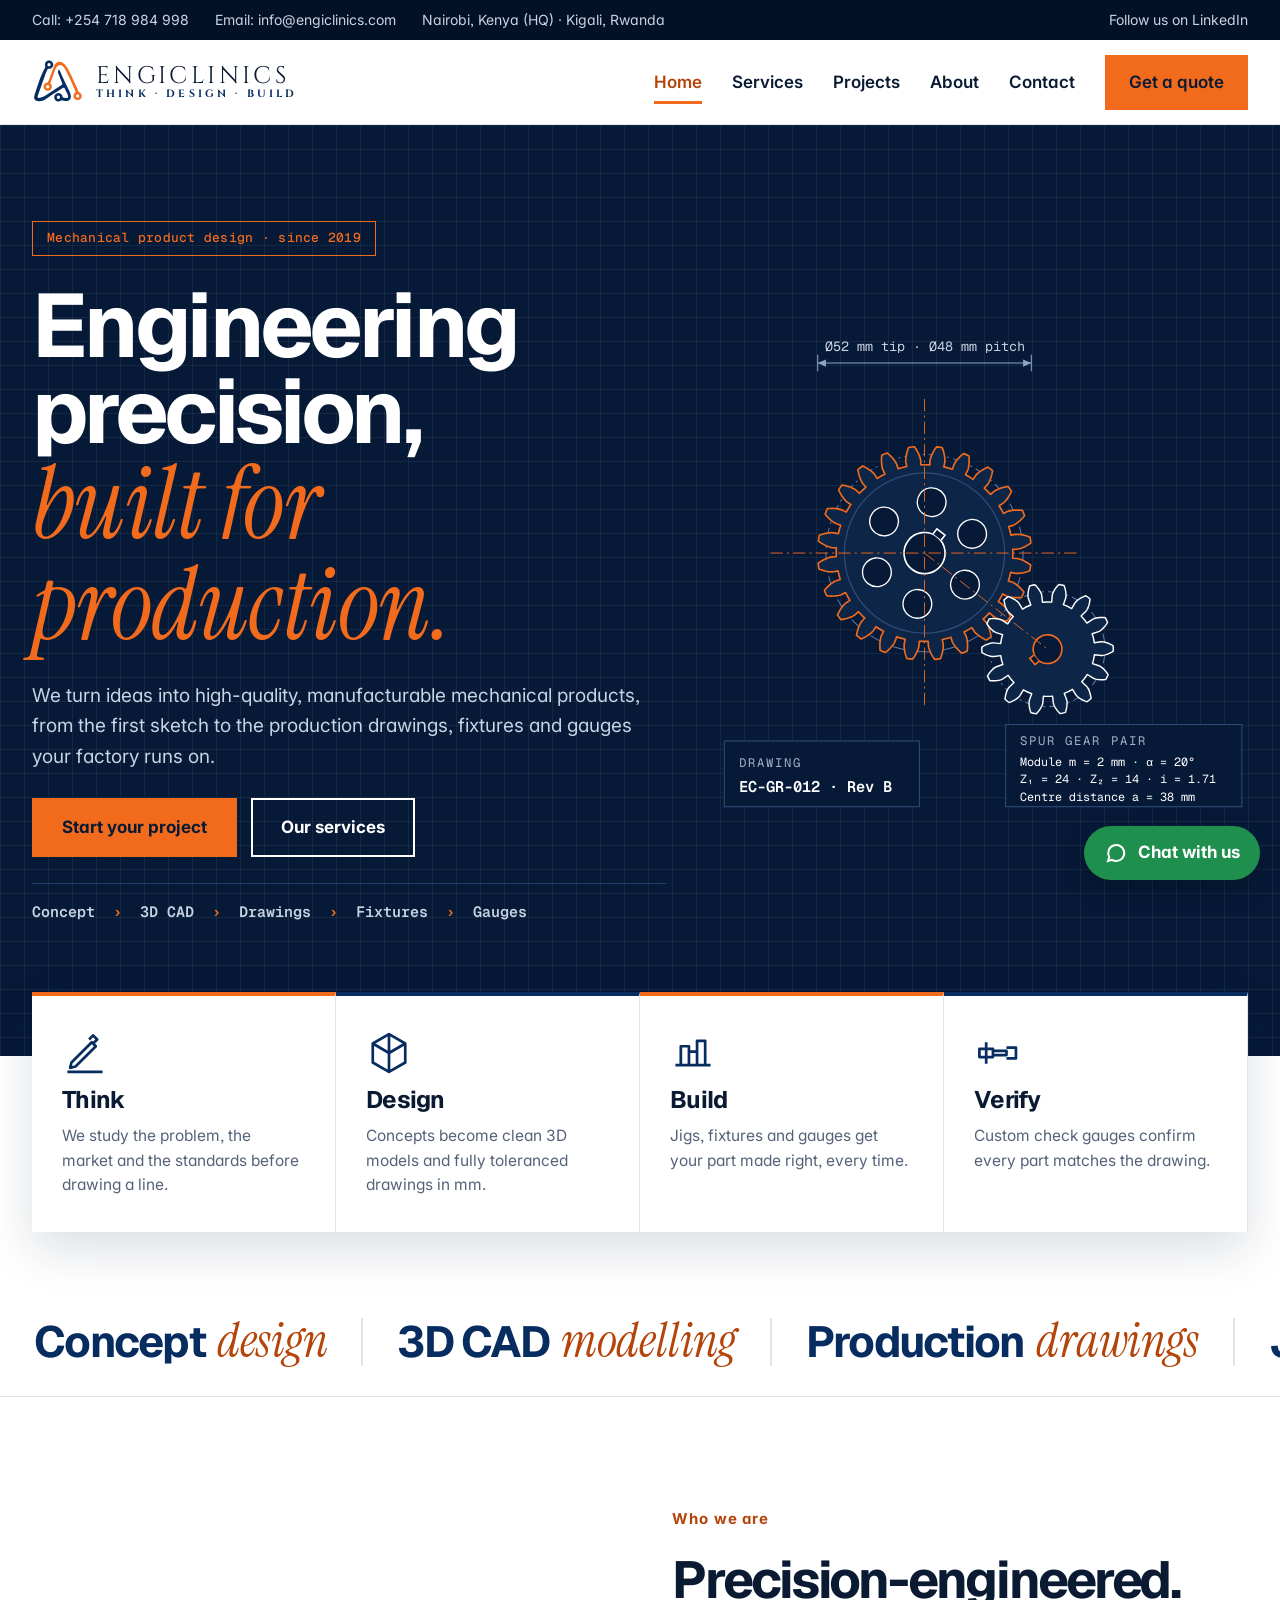
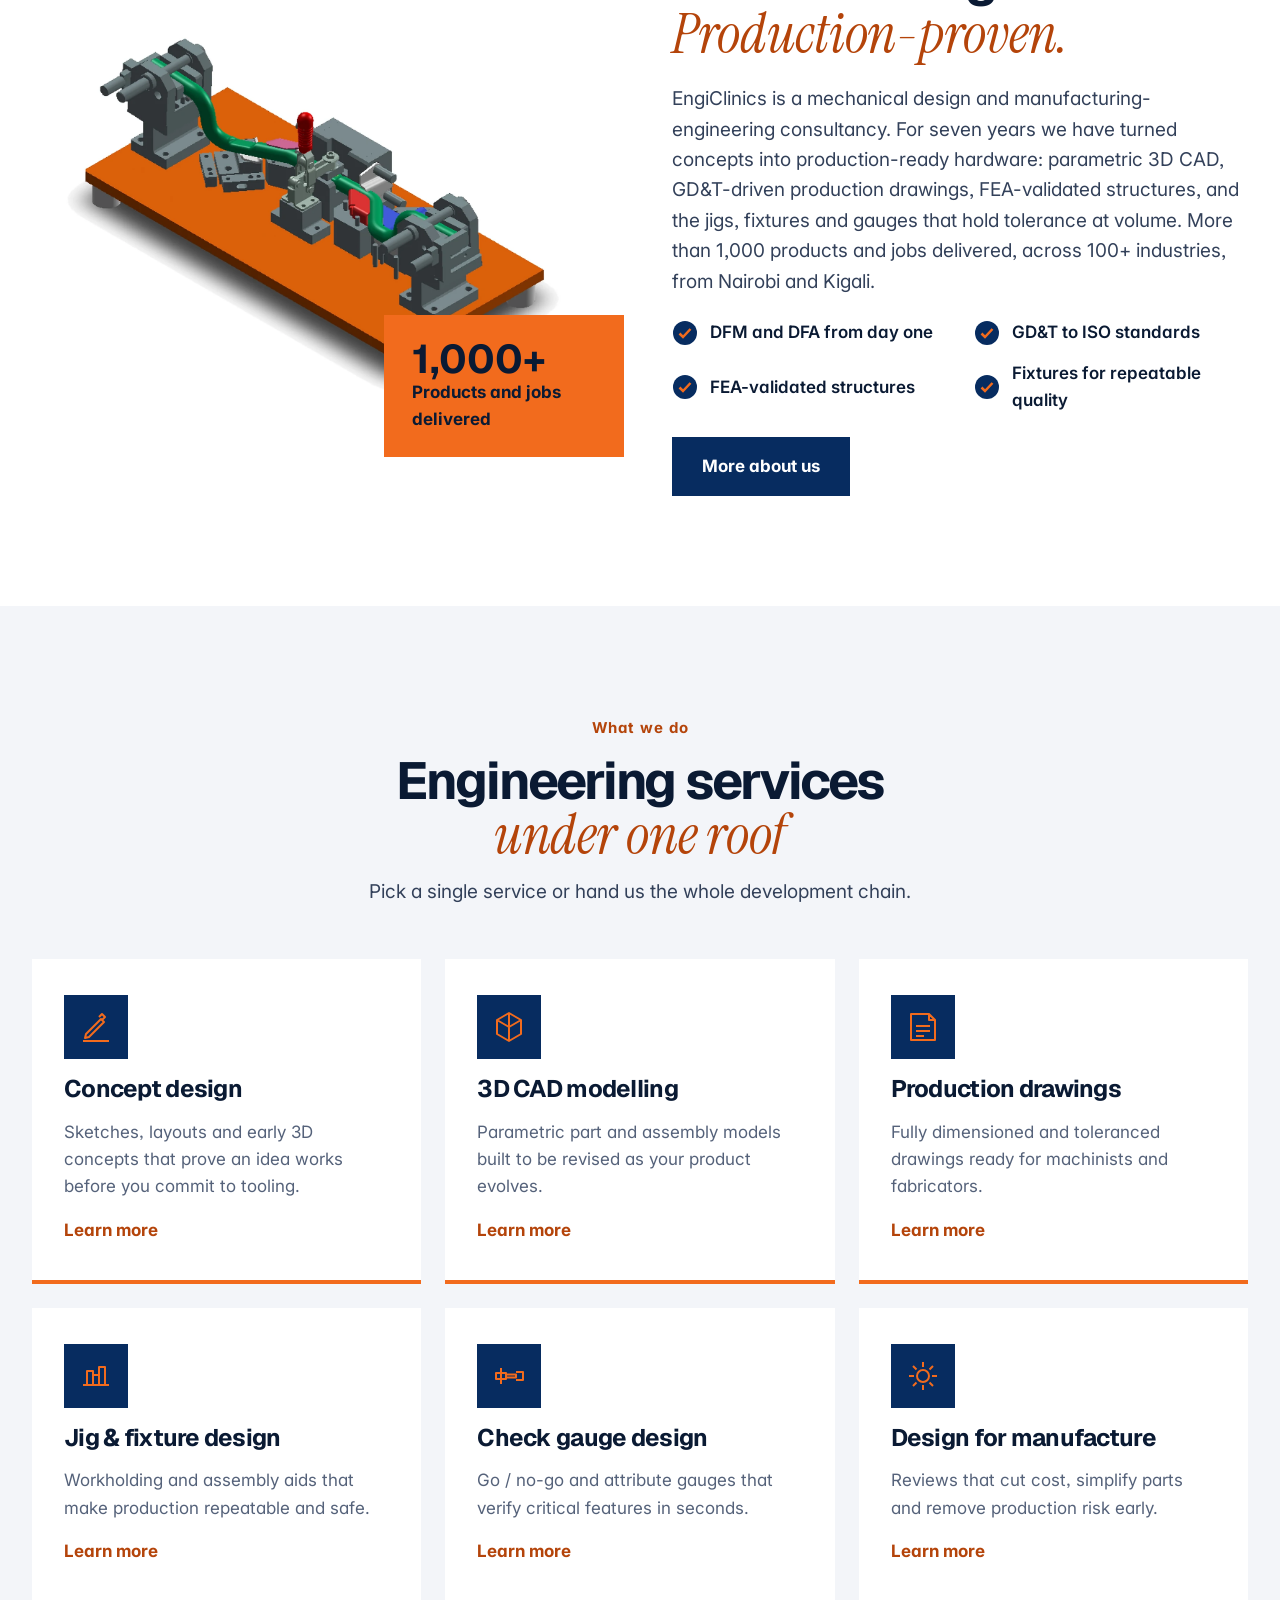
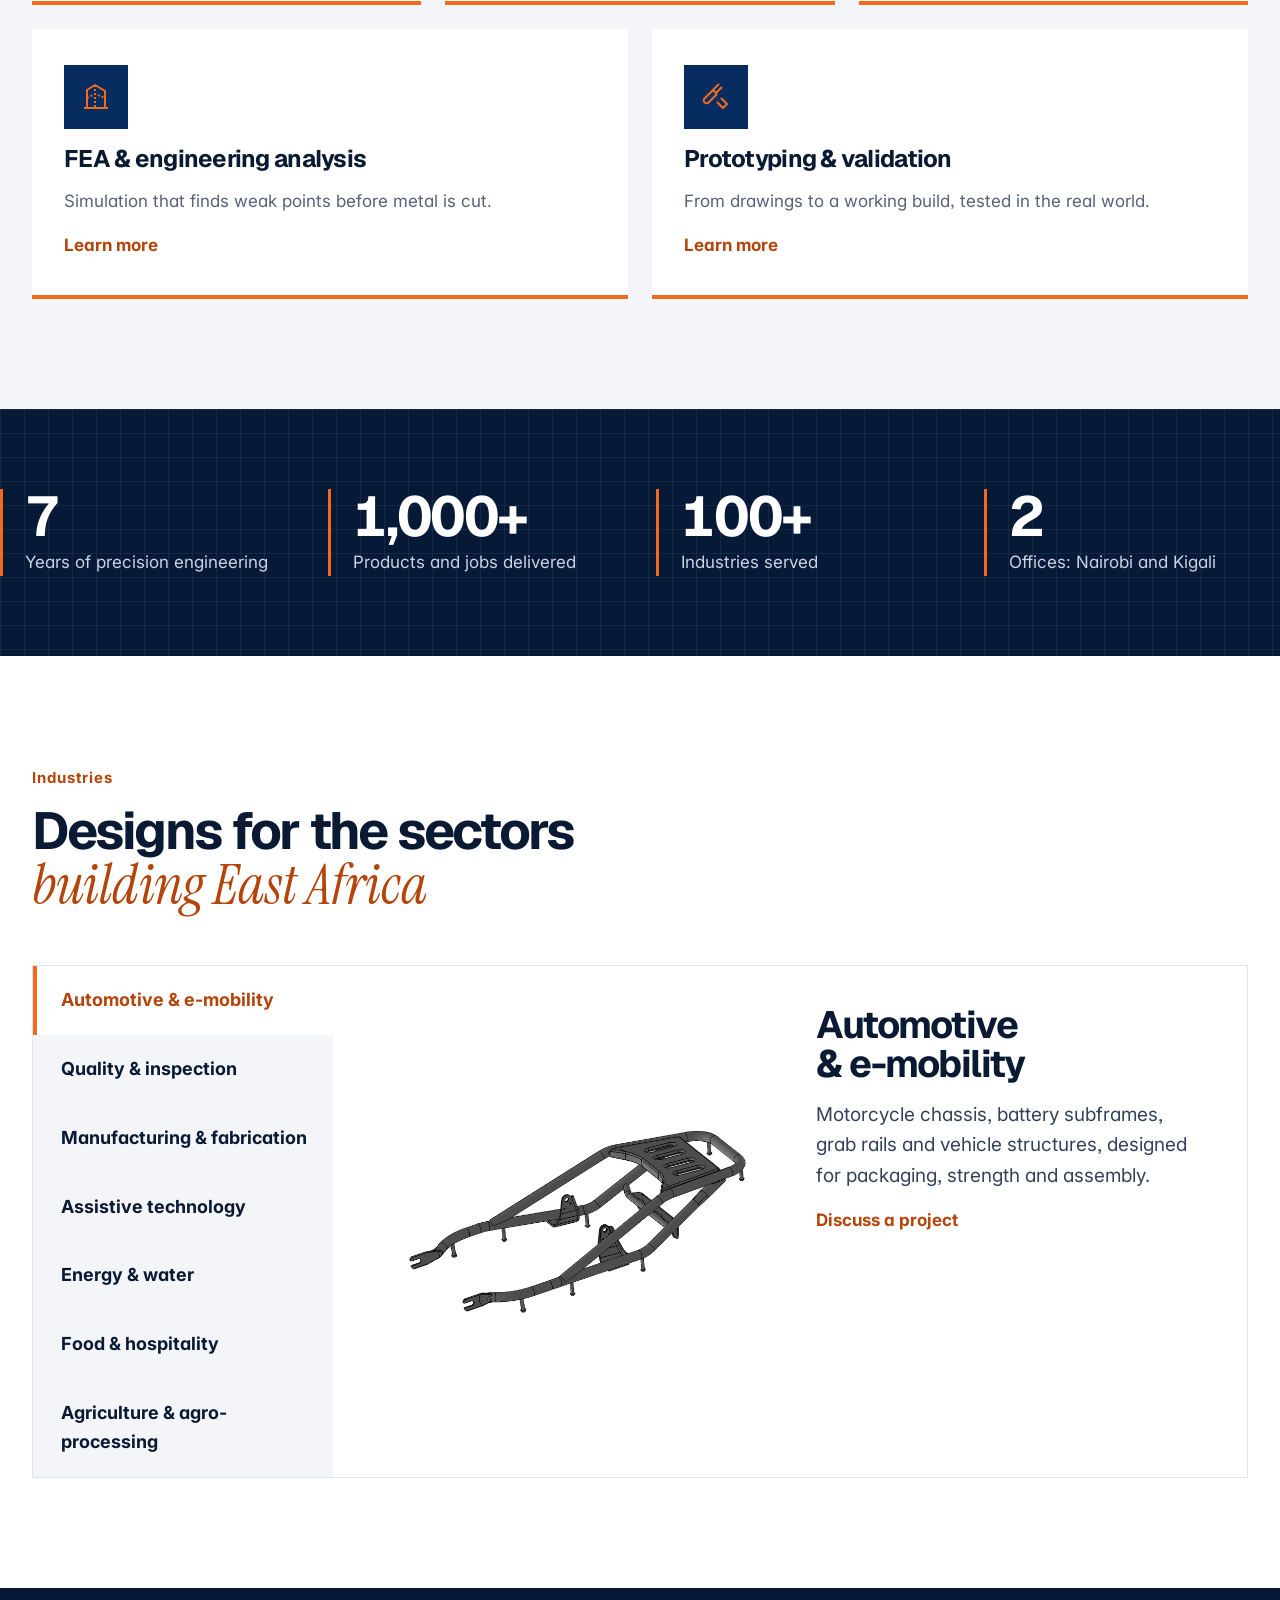
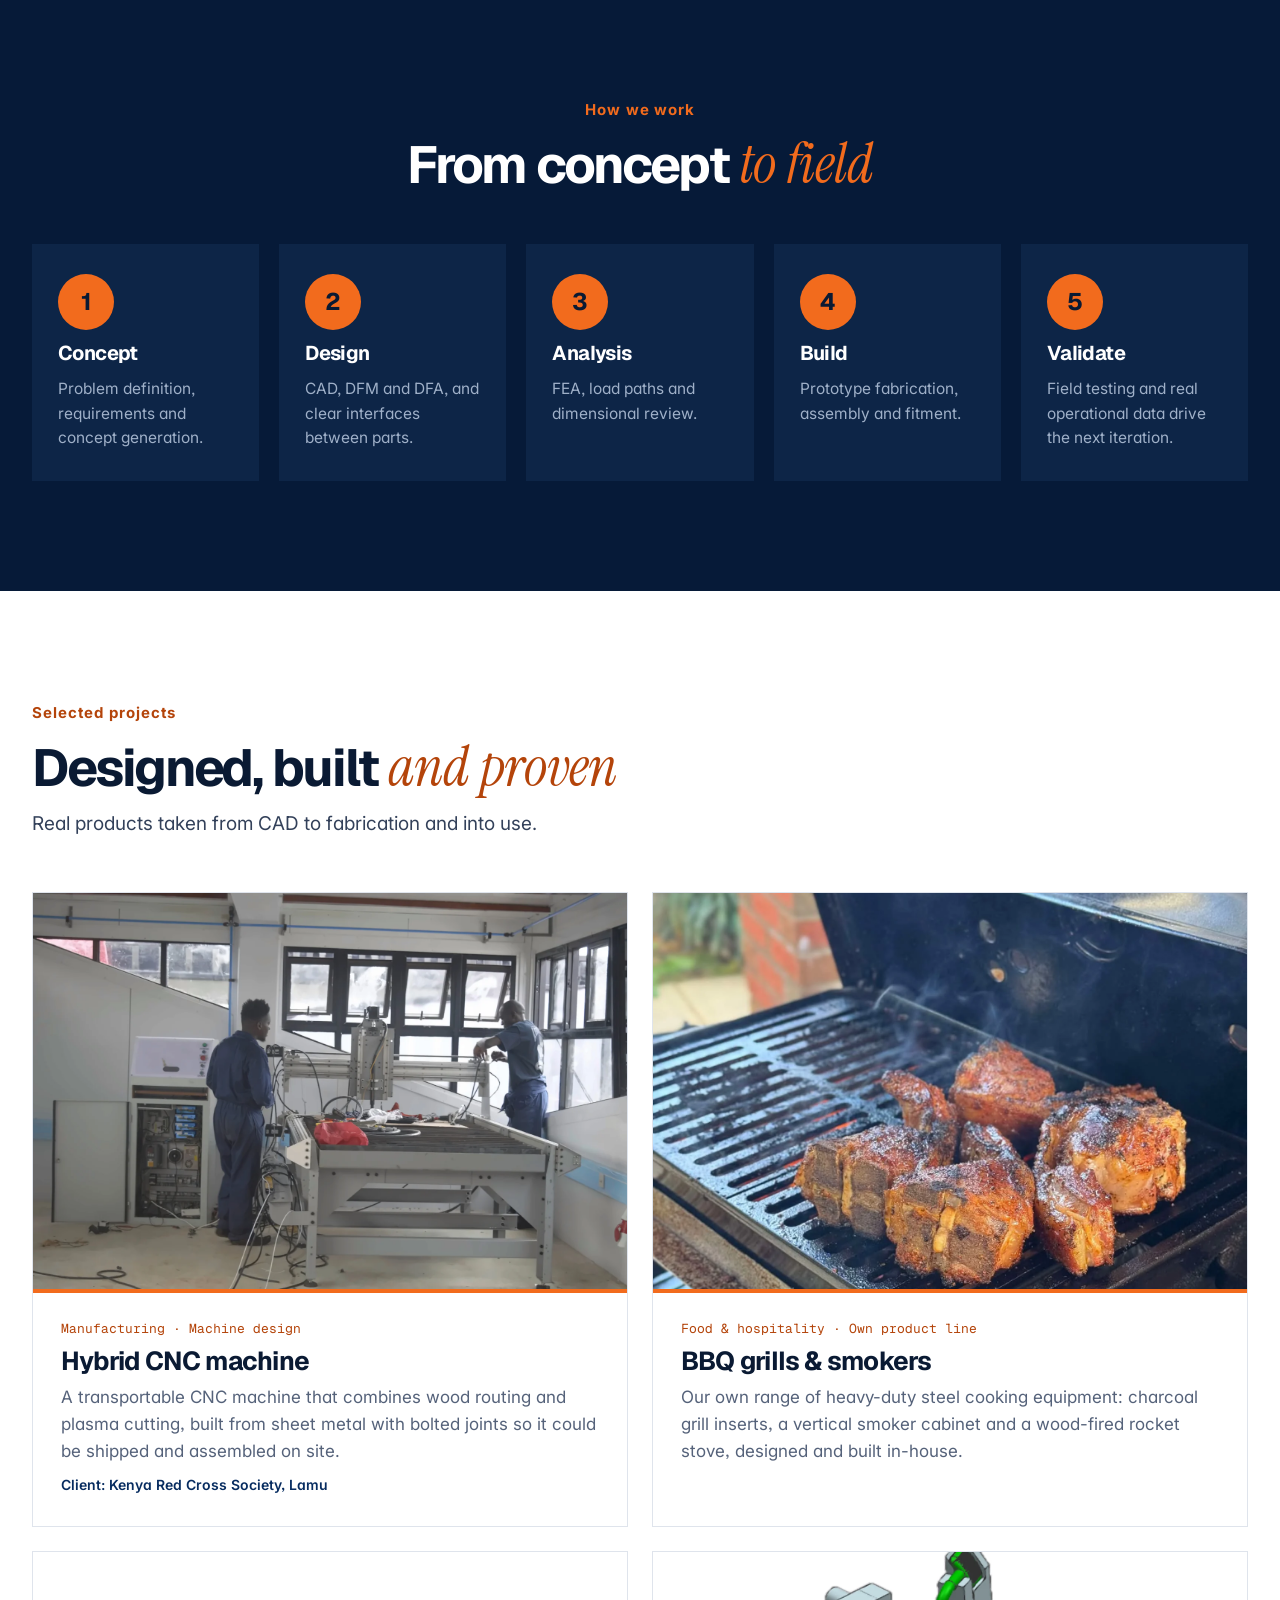
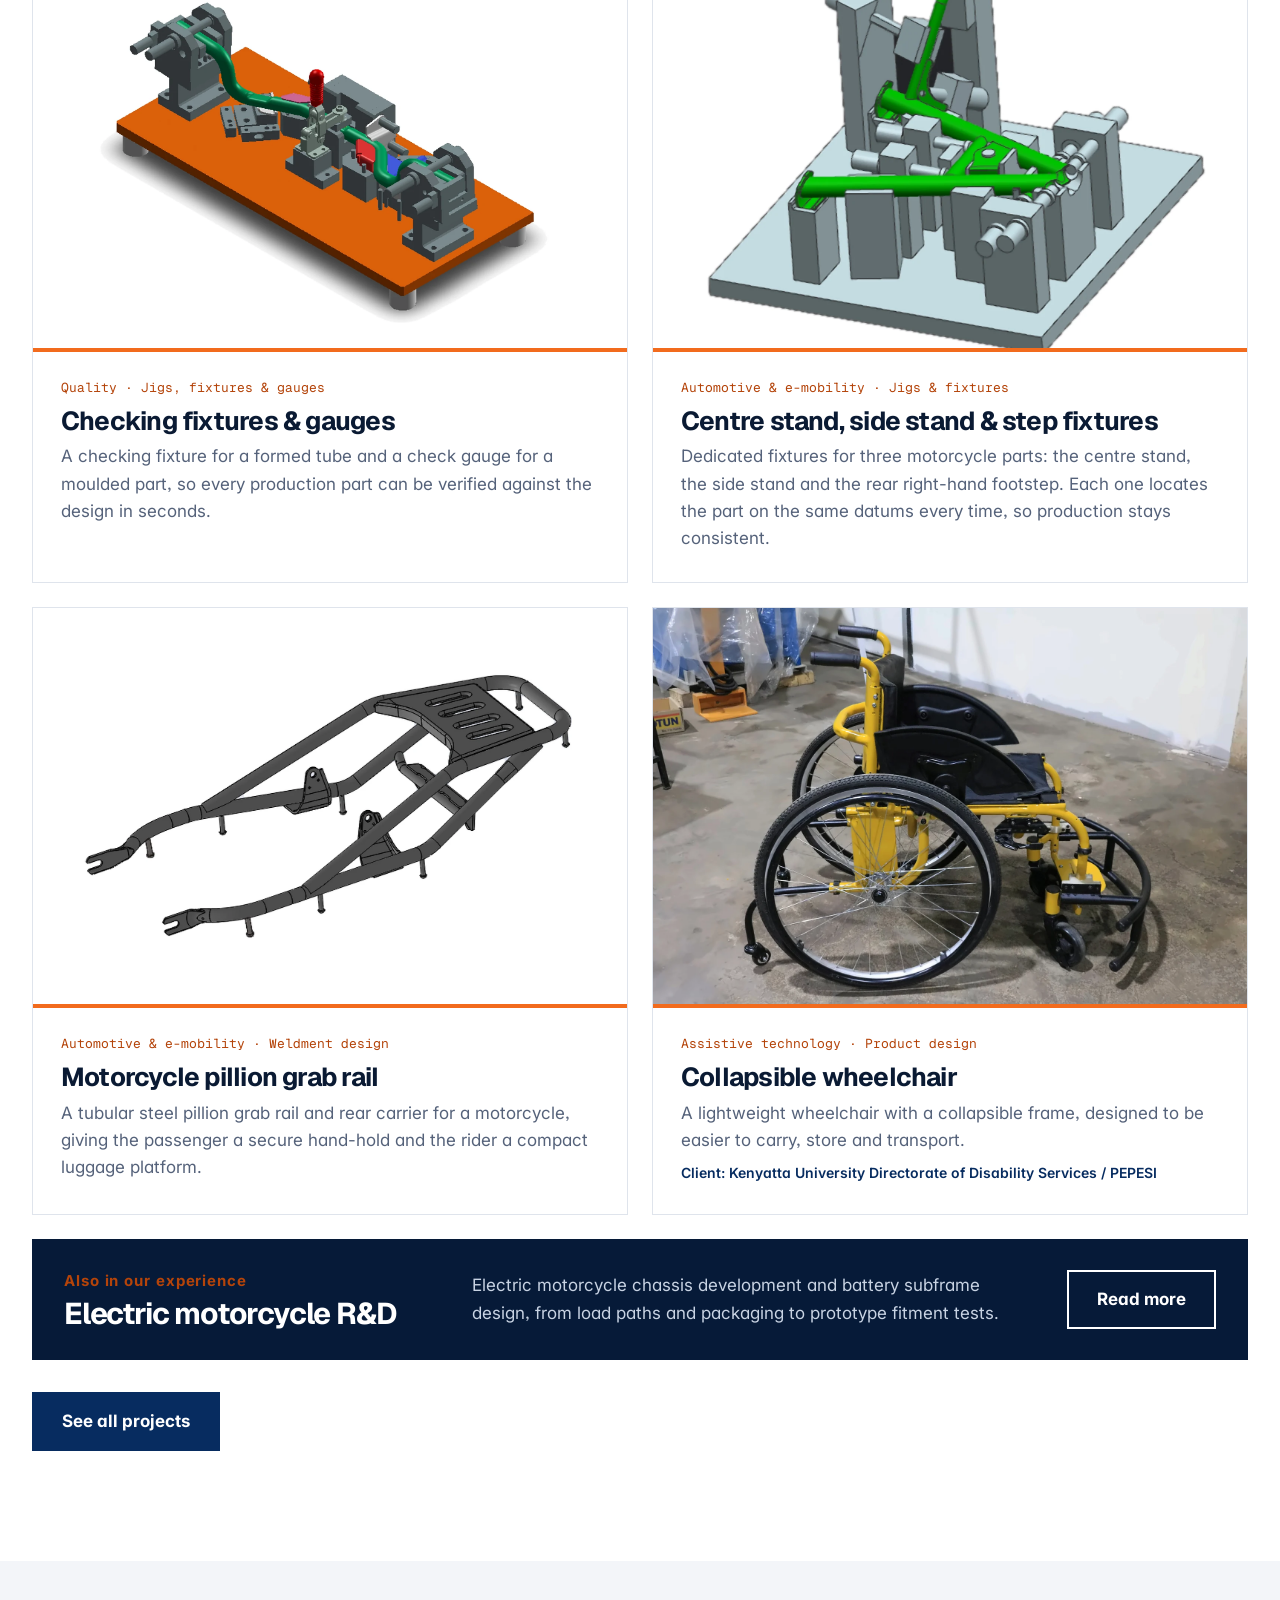
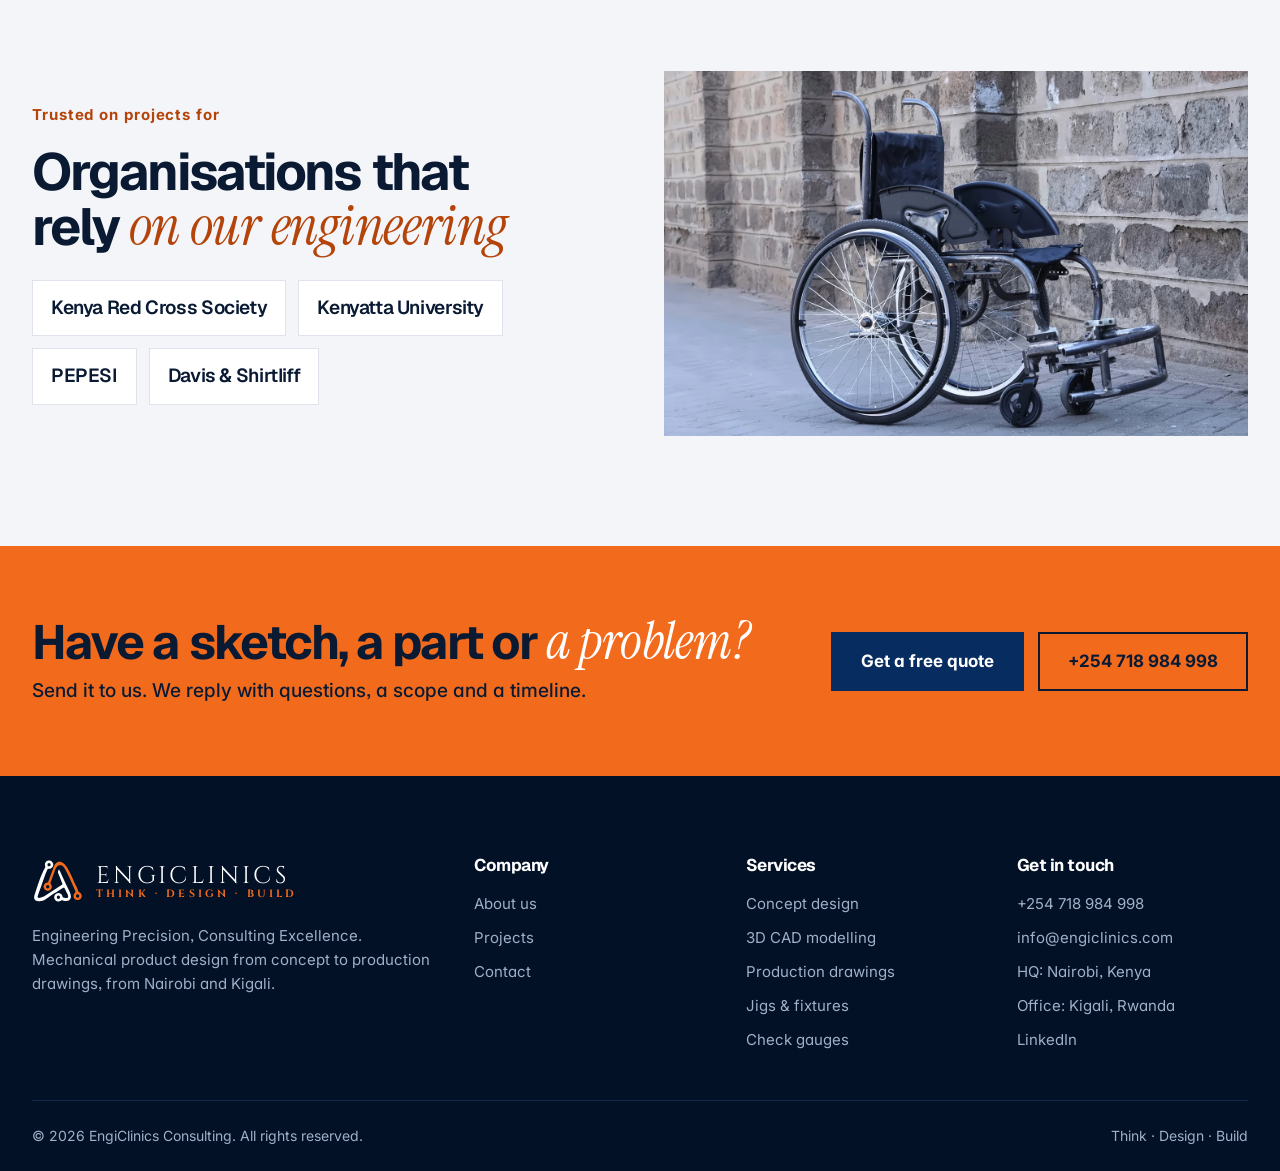
<file: index.html>
<!DOCTYPE html>
<html lang="en">
<head>
  <meta charset="utf-8">
  <meta name="viewport" content="width=device-width, initial-scale=1">
  <title>EngiClinics Consulting | Mechanical Product Design</title>
  <meta name="description" content="EngiClinics turns ideas into manufacturable mechanical products: concept design, 3D CAD, production drawings, jigs, fixtures and check gauges.">
  <meta property="og:title" content="EngiClinics Consulting | Mechanical Product Design">
  <meta property="og:description" content="EngiClinics turns ideas into manufacturable mechanical products: concept design, 3D CAD, production drawings, jigs, fixtures and check gauges.">
  <meta property="og:image" content="og-image.png">
  <meta property="og:image:width" content="1200">
  <meta property="og:image:height" content="630">
  <meta name="twitter:card" content="summary_large_image">
  <meta name="theme-color" content="#061A38">
  <link rel="manifest" href="site.webmanifest">
  <link rel="icon" type="image/svg+xml" href="logo.svg">
  <link rel="icon" type="image/png" sizes="64x64" href="favicon.png">
  <link rel="apple-touch-icon" href="apple-touch-icon.png">
  <link rel="preload" href="Geist-Variable.woff2" as="font" type="font/woff2" crossorigin>
  <link rel="preload" href="Inter-Variable.woff2" as="font" type="font/woff2" crossorigin>
  <link rel="stylesheet" href="style.css">
  <script type="speculationrules">{"prerender":[{"where":{"href_matches":"/*"},"eagerness":"moderate"}]}</script>
  <script type="application/ld+json">
  {"@context":"https://schema.org","@type":"ProfessionalService","name":"EngiClinics Consulting",
   "slogan":"Think · Design · Build","foundingDate":"2019","description":"Mechanical product design: concept design, 3D CAD, production drawings, jigs, fixtures and check gauges.",
   "telephone":"+254718984998","email":"info@engiclinics.com","openingHours":"Mo-Fr 09:00-17:00","logo":"logo-2048.png",
   "sameAs":["https://www.linkedin.com/company/engiclinicss/"],
   "address":{"@type":"PostalAddress","addressLocality":"Nairobi","addressCountry":"KE"},
   "location":[{"@type":"Place","name":"Headquarters","address":{"@type":"PostalAddress","addressLocality":"Nairobi","addressCountry":"KE"}},
               {"@type":"Place","name":"Rwanda office","address":{"@type":"PostalAddress","addressLocality":"Kigali","addressCountry":"RW"}}],
   "areaServed":["Kenya","Rwanda","East Africa"]}
  </script>
</head>
<body>
<a class="skip" href="#main">Skip to content</a>

<div class="topbar">
  <div class="wrap">
    <div class="group">
      <a href="tel:+254718984998">Call: +254 718 984 998</a>
      <a href="mailto:info@engiclinics.com">Email: info@engiclinics.com</a>
      <span>Nairobi, Kenya (HQ) · Kigali, Rwanda</span>
    </div>
    <a href="https://www.linkedin.com/company/engiclinicss/" target="_blank" rel="noopener">Follow us on LinkedIn</a>
  </div>
</div>

<header class="site-header">
  <div class="wrap">
    <a class="brand" href="index.html" aria-label="EngiClinics Consulting, home">
      <img src="logo.svg" alt="" width="52" height="52">
      <span class="brand-text">
        <span class="brand-name">ENGICLINICS</span>
        <span class="brand-tag">THINK · DESIGN · BUILD</span>
      </span>
    </a>
    <button class="nav-toggle" type="button" aria-expanded="false" aria-controls="site-nav" aria-label="Open menu"><span></span></button>
    <nav class="nav" id="site-nav" aria-label="Main">
      <a href="index.html" aria-current="page">Home</a>
      <a href="services.html">Services</a>
      <a href="projects.html">Projects</a>
      <a href="about.html">About</a>
      <a href="contact.html">Contact</a>
      <a class="btn btn-primary" href="contact.html">Get a quote</a>
    </nav>
  </div>
</header>

<main id="main">
  <section class="hero blueprint">
    <div class="wrap">
      <div class="hero-copy">
        <span class="hero-badge">Mechanical product design · since 2019</span>
        <h1 class="h-display">Engineering precision, <em class="accent line2">built for production.</em></h1>
        <p class="lead">We turn ideas into high-quality, manufacturable mechanical products, from the first sketch to the production drawings, fixtures and gauges your factory runs on.</p>
        <div class="btn-row">
          <a class="btn btn-primary" href="contact.html">Start your project</a>
          <a class="btn btn-ghost" href="services.html">Our services</a>
        </div>
        <p class="flow"><span>Concept</span><b>›</b><span>3D CAD</span><b>›</b><span>Drawings</span><b>›</b><span>Fixtures</span><b>›</b><span>Gauges</span></p>
      </div>
      <div class="hero-visual">
        <svg viewBox="0 0 520 480" width="100%" role="img" aria-label="Engineering drawing of a meshing involute spur gear pair: 24 and 14 teeth, module 2 mm, 20 degree pressure angle">
  <g transform="translate(205 225)">
    <circle r="96.0" fill="none" stroke="#5B7AA6" stroke-width="1" stroke-dasharray="14 4 2 4"/>
    <g class="gear-a"><g transform="rotate(38.000)">
      <path d="M85.72 -6.90 L89.92 -7.24 L91.07 -7.21 L92.24 -7.08 L93.41 -6.87 L94.58 -6.61 L95.75 -6.29 L96.92 -5.93 L98.10 -5.52 L99.27 -5.07 L100.45 -4.57 L101.62 -4.04 L102.79 -3.47 L103.96 -2.86 A104.00 104.00 0 0 1 103.96 2.86 L103.96 2.86 L102.79 3.47 L101.62 4.04 L100.45 4.57 L99.27 5.07 L98.10 5.52 L96.92 5.93 L95.75 6.29 L94.58 6.61 L93.41 6.87 L92.24 7.08 L91.07 7.21 L89.92 7.24 L85.72 6.90 A86.00 86.00 0 0 1 84.59 15.52 L88.73 16.28 L89.84 16.61 L90.93 17.04 L92.00 17.54 L93.06 18.10 L94.12 18.70 L95.16 19.36 L96.19 20.06 L97.20 20.80 L98.21 21.58 L99.20 22.40 L100.19 23.25 L101.16 24.14 A104.00 104.00 0 0 1 99.68 29.67 L99.68 29.67 L98.39 29.96 L97.11 30.21 L95.84 30.42 L94.58 30.59 L93.33 30.72 L92.09 30.81 L90.86 30.86 L89.64 30.86 L88.44 30.81 L87.26 30.71 L86.11 30.54 L84.98 30.27 L81.01 28.85 A86.00 86.00 0 0 1 77.69 36.88 L81.49 38.69 L82.48 39.29 L83.42 39.99 L84.33 40.75 L85.21 41.57 L86.07 42.43 L86.90 43.33 L87.72 44.27 L88.51 45.25 L89.28 46.26 L90.03 47.31 L90.76 48.39 L91.46 49.50 A104.00 104.00 0 0 1 88.60 54.46 L88.60 54.46 L87.29 54.40 L85.99 54.31 L84.70 54.19 L83.44 54.03 L82.20 53.83 L80.97 53.60 L79.78 53.32 L78.60 53.01 L77.46 52.65 L76.34 52.25 L75.27 51.78 L74.25 51.23 L70.79 48.84 A86.00 86.00 0 0 1 65.50 55.73 L68.70 58.46 L69.50 59.30 L70.23 60.22 L70.91 61.19 L71.55 62.20 L72.15 63.26 L72.73 64.34 L73.27 65.46 L73.78 66.61 L74.26 67.79 L74.72 69.00 L75.14 70.23 L75.53 71.49 A104.00 104.00 0 0 1 71.49 75.53 L71.49 75.53 L70.23 75.14 L69.00 74.72 L67.79 74.26 L66.61 73.78 L65.46 73.27 L64.34 72.73 L63.26 72.15 L62.20 71.55 L61.19 70.91 L60.22 70.23 L59.30 69.50 L58.46 68.70 L55.73 65.50 A86.00 86.00 0 0 1 48.84 70.79 L51.23 74.25 L51.78 75.27 L52.25 76.34 L52.65 77.46 L53.01 78.60 L53.32 79.78 L53.60 80.97 L53.83 82.20 L54.03 83.44 L54.19 84.70 L54.31 85.99 L54.40 87.29 L54.46 88.60 A104.00 104.00 0 0 1 49.50 91.46 L49.50 91.46 L48.39 90.76 L47.31 90.03 L46.26 89.28 L45.25 88.51 L44.27 87.72 L43.33 86.90 L42.43 86.07 L41.57 85.21 L40.75 84.33 L39.99 83.42 L39.29 82.48 L38.69 81.49 L36.88 77.69 A86.00 86.00 0 0 1 28.85 81.01 L30.27 84.98 L30.54 86.11 L30.71 87.26 L30.81 88.44 L30.86 89.64 L30.86 90.86 L30.81 92.09 L30.72 93.33 L30.59 94.58 L30.42 95.84 L30.21 97.11 L29.96 98.39 L29.67 99.68 A104.00 104.00 0 0 1 24.14 101.16 L24.14 101.16 L23.25 100.19 L22.40 99.20 L21.58 98.21 L20.80 97.20 L20.06 96.19 L19.36 95.16 L18.70 94.12 L18.10 93.06 L17.54 92.00 L17.04 90.93 L16.61 89.84 L16.28 88.73 L15.52 84.59 A86.00 86.00 0 0 1 6.90 85.72 L7.24 89.92 L7.21 91.07 L7.08 92.24 L6.87 93.41 L6.61 94.58 L6.29 95.75 L5.93 96.92 L5.52 98.10 L5.07 99.27 L4.57 100.45 L4.04 101.62 L3.47 102.79 L2.86 103.96 A104.00 104.00 0 0 1 -2.86 103.96 L-2.86 103.96 L-3.47 102.79 L-4.04 101.62 L-4.57 100.45 L-5.07 99.27 L-5.52 98.10 L-5.93 96.92 L-6.29 95.75 L-6.61 94.58 L-6.87 93.41 L-7.08 92.24 L-7.21 91.07 L-7.24 89.92 L-6.90 85.72 A86.00 86.00 0 0 1 -15.52 84.59 L-16.28 88.73 L-16.61 89.84 L-17.04 90.93 L-17.54 92.00 L-18.10 93.06 L-18.70 94.12 L-19.36 95.16 L-20.06 96.19 L-20.80 97.20 L-21.58 98.21 L-22.40 99.20 L-23.25 100.19 L-24.14 101.16 A104.00 104.00 0 0 1 -29.67 99.68 L-29.67 99.68 L-29.96 98.39 L-30.21 97.11 L-30.42 95.84 L-30.59 94.58 L-30.72 93.33 L-30.81 92.09 L-30.86 90.86 L-30.86 89.64 L-30.81 88.44 L-30.71 87.26 L-30.54 86.11 L-30.27 84.98 L-28.85 81.01 A86.00 86.00 0 0 1 -36.88 77.69 L-38.69 81.49 L-39.29 82.48 L-39.99 83.42 L-40.75 84.33 L-41.57 85.21 L-42.43 86.07 L-43.33 86.90 L-44.27 87.72 L-45.25 88.51 L-46.26 89.28 L-47.31 90.03 L-48.39 90.76 L-49.50 91.46 A104.00 104.00 0 0 1 -54.46 88.60 L-54.46 88.60 L-54.40 87.29 L-54.31 85.99 L-54.19 84.70 L-54.03 83.44 L-53.83 82.20 L-53.60 80.97 L-53.32 79.78 L-53.01 78.60 L-52.65 77.46 L-52.25 76.34 L-51.78 75.27 L-51.23 74.25 L-48.84 70.79 A86.00 86.00 0 0 1 -55.73 65.50 L-58.46 68.70 L-59.30 69.50 L-60.22 70.23 L-61.19 70.91 L-62.20 71.55 L-63.26 72.15 L-64.34 72.73 L-65.46 73.27 L-66.61 73.78 L-67.79 74.26 L-69.00 74.72 L-70.23 75.14 L-71.49 75.53 A104.00 104.00 0 0 1 -75.53 71.49 L-75.53 71.49 L-75.14 70.23 L-74.72 69.00 L-74.26 67.79 L-73.78 66.61 L-73.27 65.46 L-72.73 64.34 L-72.15 63.26 L-71.55 62.20 L-70.91 61.19 L-70.23 60.22 L-69.50 59.30 L-68.70 58.46 L-65.50 55.73 A86.00 86.00 0 0 1 -70.79 48.84 L-74.25 51.23 L-75.27 51.78 L-76.34 52.25 L-77.46 52.65 L-78.60 53.01 L-79.78 53.32 L-80.97 53.60 L-82.20 53.83 L-83.44 54.03 L-84.70 54.19 L-85.99 54.31 L-87.29 54.40 L-88.60 54.46 A104.00 104.00 0 0 1 -91.46 49.50 L-91.46 49.50 L-90.76 48.39 L-90.03 47.31 L-89.28 46.26 L-88.51 45.25 L-87.72 44.27 L-86.90 43.33 L-86.07 42.43 L-85.21 41.57 L-84.33 40.75 L-83.42 39.99 L-82.48 39.29 L-81.49 38.69 L-77.69 36.88 A86.00 86.00 0 0 1 -81.01 28.85 L-84.98 30.27 L-86.11 30.54 L-87.26 30.71 L-88.44 30.81 L-89.64 30.86 L-90.86 30.86 L-92.09 30.81 L-93.33 30.72 L-94.58 30.59 L-95.84 30.42 L-97.11 30.21 L-98.39 29.96 L-99.68 29.67 A104.00 104.00 0 0 1 -101.16 24.14 L-101.16 24.14 L-100.19 23.25 L-99.20 22.40 L-98.21 21.58 L-97.20 20.80 L-96.19 20.06 L-95.16 19.36 L-94.12 18.70 L-93.06 18.10 L-92.00 17.54 L-90.93 17.04 L-89.84 16.61 L-88.73 16.28 L-84.59 15.52 A86.00 86.00 0 0 1 -85.72 6.90 L-89.92 7.24 L-91.07 7.21 L-92.24 7.08 L-93.41 6.87 L-94.58 6.61 L-95.75 6.29 L-96.92 5.93 L-98.10 5.52 L-99.27 5.07 L-100.45 4.57 L-101.62 4.04 L-102.79 3.47 L-103.96 2.86 A104.00 104.00 0 0 1 -103.96 -2.86 L-103.96 -2.86 L-102.79 -3.47 L-101.62 -4.04 L-100.45 -4.57 L-99.27 -5.07 L-98.10 -5.52 L-96.92 -5.93 L-95.75 -6.29 L-94.58 -6.61 L-93.41 -6.87 L-92.24 -7.08 L-91.07 -7.21 L-89.92 -7.24 L-85.72 -6.90 A86.00 86.00 0 0 1 -84.59 -15.52 L-88.73 -16.28 L-89.84 -16.61 L-90.93 -17.04 L-92.00 -17.54 L-93.06 -18.10 L-94.12 -18.70 L-95.16 -19.36 L-96.19 -20.06 L-97.20 -20.80 L-98.21 -21.58 L-99.20 -22.40 L-100.19 -23.25 L-101.16 -24.14 A104.00 104.00 0 0 1 -99.68 -29.67 L-99.68 -29.67 L-98.39 -29.96 L-97.11 -30.21 L-95.84 -30.42 L-94.58 -30.59 L-93.33 -30.72 L-92.09 -30.81 L-90.86 -30.86 L-89.64 -30.86 L-88.44 -30.81 L-87.26 -30.71 L-86.11 -30.54 L-84.98 -30.27 L-81.01 -28.85 A86.00 86.00 0 0 1 -77.69 -36.88 L-81.49 -38.69 L-82.48 -39.29 L-83.42 -39.99 L-84.33 -40.75 L-85.21 -41.57 L-86.07 -42.43 L-86.90 -43.33 L-87.72 -44.27 L-88.51 -45.25 L-89.28 -46.26 L-90.03 -47.31 L-90.76 -48.39 L-91.46 -49.50 A104.00 104.00 0 0 1 -88.60 -54.46 L-88.60 -54.46 L-87.29 -54.40 L-85.99 -54.31 L-84.70 -54.19 L-83.44 -54.03 L-82.20 -53.83 L-80.97 -53.60 L-79.78 -53.32 L-78.60 -53.01 L-77.46 -52.65 L-76.34 -52.25 L-75.27 -51.78 L-74.25 -51.23 L-70.79 -48.84 A86.00 86.00 0 0 1 -65.50 -55.73 L-68.70 -58.46 L-69.50 -59.30 L-70.23 -60.22 L-70.91 -61.19 L-71.55 -62.20 L-72.15 -63.26 L-72.73 -64.34 L-73.27 -65.46 L-73.78 -66.61 L-74.26 -67.79 L-74.72 -69.00 L-75.14 -70.23 L-75.53 -71.49 A104.00 104.00 0 0 1 -71.49 -75.53 L-71.49 -75.53 L-70.23 -75.14 L-69.00 -74.72 L-67.79 -74.26 L-66.61 -73.78 L-65.46 -73.27 L-64.34 -72.73 L-63.26 -72.15 L-62.20 -71.55 L-61.19 -70.91 L-60.22 -70.23 L-59.30 -69.50 L-58.46 -68.70 L-55.73 -65.50 A86.00 86.00 0 0 1 -48.84 -70.79 L-51.23 -74.25 L-51.78 -75.27 L-52.25 -76.34 L-52.65 -77.46 L-53.01 -78.60 L-53.32 -79.78 L-53.60 -80.97 L-53.83 -82.20 L-54.03 -83.44 L-54.19 -84.70 L-54.31 -85.99 L-54.40 -87.29 L-54.46 -88.60 A104.00 104.00 0 0 1 -49.50 -91.46 L-49.50 -91.46 L-48.39 -90.76 L-47.31 -90.03 L-46.26 -89.28 L-45.25 -88.51 L-44.27 -87.72 L-43.33 -86.90 L-42.43 -86.07 L-41.57 -85.21 L-40.75 -84.33 L-39.99 -83.42 L-39.29 -82.48 L-38.69 -81.49 L-36.88 -77.69 A86.00 86.00 0 0 1 -28.85 -81.01 L-30.27 -84.98 L-30.54 -86.11 L-30.71 -87.26 L-30.81 -88.44 L-30.86 -89.64 L-30.86 -90.86 L-30.81 -92.09 L-30.72 -93.33 L-30.59 -94.58 L-30.42 -95.84 L-30.21 -97.11 L-29.96 -98.39 L-29.67 -99.68 A104.00 104.00 0 0 1 -24.14 -101.16 L-24.14 -101.16 L-23.25 -100.19 L-22.40 -99.20 L-21.58 -98.21 L-20.80 -97.20 L-20.06 -96.19 L-19.36 -95.16 L-18.70 -94.12 L-18.10 -93.06 L-17.54 -92.00 L-17.04 -90.93 L-16.61 -89.84 L-16.28 -88.73 L-15.52 -84.59 A86.00 86.00 0 0 1 -6.90 -85.72 L-7.24 -89.92 L-7.21 -91.07 L-7.08 -92.24 L-6.87 -93.41 L-6.61 -94.58 L-6.29 -95.75 L-5.93 -96.92 L-5.52 -98.10 L-5.07 -99.27 L-4.57 -100.45 L-4.04 -101.62 L-3.47 -102.79 L-2.86 -103.96 A104.00 104.00 0 0 1 2.86 -103.96 L2.86 -103.96 L3.47 -102.79 L4.04 -101.62 L4.57 -100.45 L5.07 -99.27 L5.52 -98.10 L5.93 -96.92 L6.29 -95.75 L6.61 -94.58 L6.87 -93.41 L7.08 -92.24 L7.21 -91.07 L7.24 -89.92 L6.90 -85.72 A86.00 86.00 0 0 1 15.52 -84.59 L16.28 -88.73 L16.61 -89.84 L17.04 -90.93 L17.54 -92.00 L18.10 -93.06 L18.70 -94.12 L19.36 -95.16 L20.06 -96.19 L20.80 -97.20 L21.58 -98.21 L22.40 -99.20 L23.25 -100.19 L24.14 -101.16 A104.00 104.00 0 0 1 29.67 -99.68 L29.67 -99.68 L29.96 -98.39 L30.21 -97.11 L30.42 -95.84 L30.59 -94.58 L30.72 -93.33 L30.81 -92.09 L30.86 -90.86 L30.86 -89.64 L30.81 -88.44 L30.71 -87.26 L30.54 -86.11 L30.27 -84.98 L28.85 -81.01 A86.00 86.00 0 0 1 36.88 -77.69 L38.69 -81.49 L39.29 -82.48 L39.99 -83.42 L40.75 -84.33 L41.57 -85.21 L42.43 -86.07 L43.33 -86.90 L44.27 -87.72 L45.25 -88.51 L46.26 -89.28 L47.31 -90.03 L48.39 -90.76 L49.50 -91.46 A104.00 104.00 0 0 1 54.46 -88.60 L54.46 -88.60 L54.40 -87.29 L54.31 -85.99 L54.19 -84.70 L54.03 -83.44 L53.83 -82.20 L53.60 -80.97 L53.32 -79.78 L53.01 -78.60 L52.65 -77.46 L52.25 -76.34 L51.78 -75.27 L51.23 -74.25 L48.84 -70.79 A86.00 86.00 0 0 1 55.73 -65.50 L58.46 -68.70 L59.30 -69.50 L60.22 -70.23 L61.19 -70.91 L62.20 -71.55 L63.26 -72.15 L64.34 -72.73 L65.46 -73.27 L66.61 -73.78 L67.79 -74.26 L69.00 -74.72 L70.23 -75.14 L71.49 -75.53 A104.00 104.00 0 0 1 75.53 -71.49 L75.53 -71.49 L75.14 -70.23 L74.72 -69.00 L74.26 -67.79 L73.78 -66.61 L73.27 -65.46 L72.73 -64.34 L72.15 -63.26 L71.55 -62.20 L70.91 -61.19 L70.23 -60.22 L69.50 -59.30 L68.70 -58.46 L65.50 -55.73 A86.00 86.00 0 0 1 70.79 -48.84 L74.25 -51.23 L75.27 -51.78 L76.34 -52.25 L77.46 -52.65 L78.60 -53.01 L79.78 -53.32 L80.97 -53.60 L82.20 -53.83 L83.44 -54.03 L84.70 -54.19 L85.99 -54.31 L87.29 -54.40 L88.60 -54.46 A104.00 104.00 0 0 1 91.46 -49.50 L91.46 -49.50 L90.76 -48.39 L90.03 -47.31 L89.28 -46.26 L88.51 -45.25 L87.72 -44.27 L86.90 -43.33 L86.07 -42.43 L85.21 -41.57 L84.33 -40.75 L83.42 -39.99 L82.48 -39.29 L81.49 -38.69 L77.69 -36.88 A86.00 86.00 0 0 1 81.01 -28.85 L84.98 -30.27 L86.11 -30.54 L87.26 -30.71 L88.44 -30.81 L89.64 -30.86 L90.86 -30.86 L92.09 -30.81 L93.33 -30.72 L94.58 -30.59 L95.84 -30.42 L97.11 -30.21 L98.39 -29.96 L99.68 -29.67 A104.00 104.00 0 0 1 101.16 -24.14 L101.16 -24.14 L100.19 -23.25 L99.20 -22.40 L98.21 -21.58 L97.20 -20.80 L96.19 -20.06 L95.16 -19.36 L94.12 -18.70 L93.06 -18.10 L92.00 -17.54 L90.93 -17.04 L89.84 -16.61 L88.73 -16.28 L84.59 -15.52 A86.00 86.00 0 0 1 85.72 -6.90Z" fill="#0D2547" stroke="#F26B1D" stroke-width="1.6" stroke-linejoin="round"/>
      <circle r="78.0" fill="none" stroke="#2F4C78" stroke-width="1.2"/>
      <g fill="#061A38" stroke="#FFFFFF" stroke-width="1.3"><circle cx="50.00" cy="0.00" r="14" /><circle cx="25.00" cy="43.30" r="14" /><circle cx="-25.00" cy="43.30" r="14" /><circle cx="-50.00" cy="0.00" r="14" /><circle cx="-25.00" cy="-43.30" r="14" /><circle cx="25.00" cy="-43.30" r="14" /></g>
            <circle r="20" fill="#061A38" stroke="#FFFFFF" stroke-width="1.6"/>
      <path d="M-5 -20 V-26 H5 V-20" fill="#061A38" stroke="#FFFFFF" stroke-width="1.6"/>
    </g></g>
  </g>
  <g transform="translate(324.78 318.58)">
    <circle r="56.0" fill="none" stroke="#5B7AA6" stroke-width="1" stroke-dasharray="14 4 2 4"/>
    <g class="gear-b"><g transform="rotate(230.857)">
      <path d="M45.63 -5.83 L52.20 -6.67 L53.15 -6.67 L54.12 -6.57 L55.10 -6.39 L56.08 -6.16 L57.06 -5.87 L58.05 -5.54 L59.03 -5.15 L60.02 -4.73 L61.01 -4.25 L61.99 -3.74 L62.97 -3.18 L63.95 -2.58 A64.00 64.00 0 0 1 63.95 2.58 L63.95 2.58 L62.97 3.18 L61.99 3.74 L61.01 4.25 L60.02 4.73 L59.03 5.15 L58.05 5.54 L57.06 5.87 L56.08 6.16 L55.10 6.39 L54.12 6.57 L53.15 6.67 L52.20 6.67 L45.63 5.83 A46.00 46.00 0 0 1 43.64 14.54 L49.92 16.64 L50.78 17.05 L51.61 17.57 L52.42 18.14 L53.20 18.78 L53.96 19.47 L54.70 20.20 L55.42 20.97 L56.13 21.79 L56.81 22.64 L57.47 23.53 L58.12 24.46 L58.74 25.42 A64.00 64.00 0 0 1 56.49 30.07 L56.49 30.07 L55.36 30.19 L54.23 30.26 L53.12 30.30 L52.03 30.30 L50.95 30.26 L49.90 30.18 L48.86 30.05 L47.85 29.88 L46.87 29.67 L45.91 29.40 L45.00 29.07 L44.13 28.66 L38.58 25.05 A46.00 46.00 0 0 1 33.01 32.04 L37.76 36.65 L38.36 37.40 L38.88 38.22 L39.35 39.09 L39.78 40.00 L40.17 40.95 L40.52 41.93 L40.84 42.94 L41.12 43.98 L41.36 45.05 L41.57 46.14 L41.75 47.25 L41.89 48.39 A64.00 64.00 0 0 1 37.85 51.61 L37.85 51.61 L36.78 51.22 L35.73 50.80 L34.71 50.35 L33.73 49.87 L32.78 49.37 L31.86 48.84 L30.98 48.28 L30.15 47.68 L29.35 47.06 L28.61 46.41 L27.93 45.72 L27.33 44.97 L23.89 39.31 A46.00 46.00 0 0 1 15.84 43.19 L18.12 49.41 L18.33 50.34 L18.45 51.30 L18.49 52.29 L18.49 53.30 L18.42 54.32 L18.32 55.36 L18.16 56.41 L17.96 57.47 L17.72 58.53 L17.44 59.61 L17.11 60.69 L16.75 61.77 A64.00 64.00 0 0 1 11.71 62.92 L11.71 62.92 L10.91 62.10 L10.15 61.27 L9.43 60.42 L8.75 59.57 L8.11 58.70 L7.52 57.82 L6.97 56.94 L6.47 56.04 L6.03 55.14 L5.64 54.23 L5.32 53.31 L5.11 52.37 L4.47 45.78 A46.00 46.00 0 0 1 -4.47 45.78 L-5.11 52.37 L-5.32 53.31 L-5.64 54.23 L-6.03 55.14 L-6.47 56.04 L-6.97 56.94 L-7.52 57.82 L-8.11 58.70 L-8.75 59.57 L-9.43 60.42 L-10.15 61.27 L-10.91 62.10 L-11.71 62.92 A64.00 64.00 0 0 1 -16.75 61.77 L-16.75 61.77 L-17.11 60.69 L-17.44 59.61 L-17.72 58.53 L-17.96 57.47 L-18.16 56.41 L-18.32 55.36 L-18.42 54.32 L-18.49 53.30 L-18.49 52.29 L-18.45 51.30 L-18.33 50.34 L-18.12 49.41 L-15.84 43.19 A46.00 46.00 0 0 1 -23.89 39.31 L-27.33 44.97 L-27.93 45.72 L-28.61 46.41 L-29.35 47.06 L-30.15 47.68 L-30.98 48.28 L-31.86 48.84 L-32.78 49.37 L-33.73 49.87 L-34.71 50.35 L-35.73 50.80 L-36.78 51.22 L-37.85 51.61 A64.00 64.00 0 0 1 -41.89 48.39 L-41.89 48.39 L-41.75 47.25 L-41.57 46.14 L-41.36 45.05 L-41.12 43.98 L-40.84 42.94 L-40.52 41.93 L-40.17 40.95 L-39.78 40.00 L-39.35 39.09 L-38.88 38.22 L-38.36 37.40 L-37.76 36.65 L-33.01 32.04 A46.00 46.00 0 0 1 -38.58 25.05 L-44.13 28.66 L-45.00 29.07 L-45.91 29.40 L-46.87 29.67 L-47.85 29.88 L-48.86 30.05 L-49.90 30.18 L-50.95 30.26 L-52.03 30.30 L-53.12 30.30 L-54.23 30.26 L-55.36 30.19 L-56.49 30.07 A64.00 64.00 0 0 1 -58.74 25.42 L-58.74 25.42 L-58.12 24.46 L-57.47 23.53 L-56.81 22.64 L-56.13 21.79 L-55.42 20.97 L-54.70 20.20 L-53.96 19.47 L-53.20 18.78 L-52.42 18.14 L-51.61 17.57 L-50.78 17.05 L-49.92 16.64 L-43.64 14.54 A46.00 46.00 0 0 1 -45.63 5.83 L-52.20 6.67 L-53.15 6.67 L-54.12 6.57 L-55.10 6.39 L-56.08 6.16 L-57.06 5.87 L-58.05 5.54 L-59.03 5.15 L-60.02 4.73 L-61.01 4.25 L-61.99 3.74 L-62.97 3.18 L-63.95 2.58 A64.00 64.00 0 0 1 -63.95 -2.58 L-63.95 -2.58 L-62.97 -3.18 L-61.99 -3.74 L-61.01 -4.25 L-60.02 -4.73 L-59.03 -5.15 L-58.05 -5.54 L-57.06 -5.87 L-56.08 -6.16 L-55.10 -6.39 L-54.12 -6.57 L-53.15 -6.67 L-52.20 -6.67 L-45.63 -5.83 A46.00 46.00 0 0 1 -43.64 -14.54 L-49.92 -16.64 L-50.78 -17.05 L-51.61 -17.57 L-52.42 -18.14 L-53.20 -18.78 L-53.96 -19.47 L-54.70 -20.20 L-55.42 -20.97 L-56.13 -21.79 L-56.81 -22.64 L-57.47 -23.53 L-58.12 -24.46 L-58.74 -25.42 A64.00 64.00 0 0 1 -56.49 -30.07 L-56.49 -30.07 L-55.36 -30.19 L-54.23 -30.26 L-53.12 -30.30 L-52.03 -30.30 L-50.95 -30.26 L-49.90 -30.18 L-48.86 -30.05 L-47.85 -29.88 L-46.87 -29.67 L-45.91 -29.40 L-45.00 -29.07 L-44.13 -28.66 L-38.58 -25.05 A46.00 46.00 0 0 1 -33.01 -32.04 L-37.76 -36.65 L-38.36 -37.40 L-38.88 -38.22 L-39.35 -39.09 L-39.78 -40.00 L-40.17 -40.95 L-40.52 -41.93 L-40.84 -42.94 L-41.12 -43.98 L-41.36 -45.05 L-41.57 -46.14 L-41.75 -47.25 L-41.89 -48.39 A64.00 64.00 0 0 1 -37.85 -51.61 L-37.85 -51.61 L-36.78 -51.22 L-35.73 -50.80 L-34.71 -50.35 L-33.73 -49.87 L-32.78 -49.37 L-31.86 -48.84 L-30.98 -48.28 L-30.15 -47.68 L-29.35 -47.06 L-28.61 -46.41 L-27.93 -45.72 L-27.33 -44.97 L-23.89 -39.31 A46.00 46.00 0 0 1 -15.84 -43.19 L-18.12 -49.41 L-18.33 -50.34 L-18.45 -51.30 L-18.49 -52.29 L-18.49 -53.30 L-18.42 -54.32 L-18.32 -55.36 L-18.16 -56.41 L-17.96 -57.47 L-17.72 -58.53 L-17.44 -59.61 L-17.11 -60.69 L-16.75 -61.77 A64.00 64.00 0 0 1 -11.71 -62.92 L-11.71 -62.92 L-10.91 -62.10 L-10.15 -61.27 L-9.43 -60.42 L-8.75 -59.57 L-8.11 -58.70 L-7.52 -57.82 L-6.97 -56.94 L-6.47 -56.04 L-6.03 -55.14 L-5.64 -54.23 L-5.32 -53.31 L-5.11 -52.37 L-4.47 -45.78 A46.00 46.00 0 0 1 4.47 -45.78 L5.11 -52.37 L5.32 -53.31 L5.64 -54.23 L6.03 -55.14 L6.47 -56.04 L6.97 -56.94 L7.52 -57.82 L8.11 -58.70 L8.75 -59.57 L9.43 -60.42 L10.15 -61.27 L10.91 -62.10 L11.71 -62.92 A64.00 64.00 0 0 1 16.75 -61.77 L16.75 -61.77 L17.11 -60.69 L17.44 -59.61 L17.72 -58.53 L17.96 -57.47 L18.16 -56.41 L18.32 -55.36 L18.42 -54.32 L18.49 -53.30 L18.49 -52.29 L18.45 -51.30 L18.33 -50.34 L18.12 -49.41 L15.84 -43.19 A46.00 46.00 0 0 1 23.89 -39.31 L27.33 -44.97 L27.93 -45.72 L28.61 -46.41 L29.35 -47.06 L30.15 -47.68 L30.98 -48.28 L31.86 -48.84 L32.78 -49.37 L33.73 -49.87 L34.71 -50.35 L35.73 -50.80 L36.78 -51.22 L37.85 -51.61 A64.00 64.00 0 0 1 41.89 -48.39 L41.89 -48.39 L41.75 -47.25 L41.57 -46.14 L41.36 -45.05 L41.12 -43.98 L40.84 -42.94 L40.52 -41.93 L40.17 -40.95 L39.78 -40.00 L39.35 -39.09 L38.88 -38.22 L38.36 -37.40 L37.76 -36.65 L33.01 -32.04 A46.00 46.00 0 0 1 38.58 -25.05 L44.13 -28.66 L45.00 -29.07 L45.91 -29.40 L46.87 -29.67 L47.85 -29.88 L48.86 -30.05 L49.90 -30.18 L50.95 -30.26 L52.03 -30.30 L53.12 -30.30 L54.23 -30.26 L55.36 -30.19 L56.49 -30.07 A64.00 64.00 0 0 1 58.74 -25.42 L58.74 -25.42 L58.12 -24.46 L57.47 -23.53 L56.81 -22.64 L56.13 -21.79 L55.42 -20.97 L54.70 -20.20 L53.96 -19.47 L53.20 -18.78 L52.42 -18.14 L51.61 -17.57 L50.78 -17.05 L49.92 -16.64 L43.64 -14.54 A46.00 46.00 0 0 1 45.63 -5.83Z" fill="#0D2547" stroke="#FFFFFF" stroke-width="1.4" stroke-linejoin="round"/>
      <circle r="14" fill="#061A38" stroke="#F26B1D" stroke-width="1.6"/>
      <path d="M-4 -14 V-19 H4 V-14" fill="#061A38" stroke="#F26B1D" stroke-width="1.6"/>
    </g></g>
  </g>
  <path d="M55 225H355M205 75V375" stroke="#F26B1D" stroke-width="0.9" stroke-dasharray="12 4 2 4"/>
  <path d="M205.0 225.0L324.8 318.6" stroke="#F26B1D" stroke-width="0.9" stroke-dasharray="12 4 2 4"/>
  <path d="M101.0 40H309.0M101.0 32v16M309.0 32v16" stroke="#8EA4C4"/>
  <path d="M101.0 40l8 -3.5v7zM309.0 40l-8 -3.5v7z" fill="#8EA4C4"/>
  <text x="205" y="28" text-anchor="middle" font-family="Geist Mono, ui-monospace, monospace" font-size="13" fill="#C8D3E3">Ø52 mm tip · Ø48 mm pitch</text>
  <rect x="284" y="392" width="230" height="80" fill="#061A38" stroke="#2F4C78"/>
  <text x="298" y="412" font-family="Geist Mono, ui-monospace, monospace" font-size="12" letter-spacing="2" fill="#9FB0C8">SPUR GEAR PAIR</text>
  <text x="298" y="432" font-family="Geist Mono, ui-monospace, monospace" font-size="11.5" fill="#FFFFFF">Module m = 2 mm · α = 20°</text>
  <text x="298" y="449" font-family="Geist Mono, ui-monospace, monospace" font-size="11.5" fill="#FFFFFF">Z₁ = 24 · Z₂ = 14 · i = 1.71</text>
  <text x="298" y="466" font-family="Geist Mono, ui-monospace, monospace" font-size="11.5" fill="#FFFFFF">Centre distance a = 38 mm</text>
  <rect x="10" y="408" width="190" height="64" fill="#061A38" stroke="#2F4C78"/>
  <text x="24" y="433" font-family="Geist Mono, ui-monospace, monospace" font-size="12" letter-spacing="2" fill="#9FB0C8">DRAWING</text>
  <text x="24" y="458" font-family="Geist Mono, ui-monospace, monospace" font-size="15" font-weight="600" fill="#FFFFFF">EC-GR-012 · Rev B</text>
</svg>
      </div>
    </div>
  </section>

  <section class="pillars" aria-label="How we work in brief">
    <div class="wrap">
      <div class="pillars-grid">
        <div class="pillar">
          <span class="pillar-icon"><svg width="46" height="46" viewBox="0 0 34 34" fill="none" stroke="currentColor" stroke-width="2" stroke-linejoin="round" aria-hidden="true"><path d="M6 28l4-1 15-15-3-3L7 24zM20 7l3-3 3 3-3 3M4 31h26"/></svg></span>
          <h3>Think</h3>
          <p>We study the problem, the market and the standards before drawing a line.</p>
        </div>
        <div class="pillar">
          <span class="pillar-icon"><svg width="46" height="46" viewBox="0 0 34 34" fill="none" stroke="currentColor" stroke-width="2" stroke-linejoin="round" aria-hidden="true"><path d="M17 3l12 7v14l-12 7-12-7V10zM17 3v14M5 10l12 7 12-7M17 17v14"/></svg></span>
          <h3>Design</h3>
          <p>Concepts become clean 3D models and fully toleranced drawings in mm.</p>
        </div>
        <div class="pillar">
          <span class="pillar-icon"><svg width="46" height="46" viewBox="0 0 34 34" fill="none" stroke="currentColor" stroke-width="2" stroke-linejoin="round" aria-hidden="true"><path d="M4 26h26M8 26V12h6v14M20 26V8h6v18M14 16h6"/></svg></span>
          <h3>Build</h3>
          <p>Jigs, fixtures and gauges get your part made right, every time.</p>
        </div>
        <div class="pillar">
          <span class="pillar-icon"><svg width="46" height="46" viewBox="0 0 34 34" fill="none" stroke="currentColor" stroke-width="2" stroke-linejoin="round" aria-hidden="true"><path d="M4 14h10v6H4zM14 15.5h10v3H14zM24 13h7v8h-7M9 9v16"/></svg></span>
          <h3>Verify</h3>
          <p>Custom check gauges confirm every part matches the drawing.</p>
        </div>
      </div>
    </div>
  </section>


  <section class="ticker" aria-label="What we do">
    <div class="ticker-track">
      <span class="tick"><b>Concept</b> <em class="accent">design</em></span><span class="tick"><b>3D CAD</b> <em class="accent">modelling</em></span><span class="tick"><b>Production</b> <em class="accent">drawings</em></span><span class="tick"><b>Jigs &amp;</b> <em class="accent">fixtures</em></span><span class="tick"><b>Check</b> <em class="accent">gauges</em></span><span class="tick"><b>Design for</b> <em class="accent">manufacture</em></span><span class="tick"><b>GD&amp;T</b> <em class="accent">in mm</em></span><span class="tick"><b>Tolerance</b> <em class="accent">stack-ups</em></span><span class="dup" aria-hidden="true"><span class="tick"><b>Concept</b> <em class="accent">design</em></span><span class="tick"><b>3D CAD</b> <em class="accent">modelling</em></span><span class="tick"><b>Production</b> <em class="accent">drawings</em></span><span class="tick"><b>Jigs &amp;</b> <em class="accent">fixtures</em></span><span class="tick"><b>Check</b> <em class="accent">gauges</em></span><span class="tick"><b>Design for</b> <em class="accent">manufacture</em></span><span class="tick"><b>GD&amp;T</b> <em class="accent">in mm</em></span><span class="tick"><b>Tolerance</b> <em class="accent">stack-ups</em></span></span>
    </div>
  </section>
  <section class="section">
    <div class="wrap split">
      <div class="media">
        <picture class="photo tall cad"><img src="fixture-tube-iso.webp" alt="3D CAD model of a tube checking fixture designed by EngiClinics" width="2400" height="1817" loading="lazy" decoding="async"></picture>
        <div class="media-badge"><strong>1,000+</strong>Products and jobs delivered</div>
      </div>
      <div class="split-copy">
        <span class="kicker">Who we are</span>
        <h2 class="h-display h2">Precision-engineered. <em class="accent">Production-proven.</em></h2>
        <p class="lead">EngiClinics is a mechanical design and manufacturing-engineering consultancy. For seven years we have turned concepts into production-ready hardware: parametric 3D CAD, GD&amp;T-driven production drawings, FEA-validated structures, and the jigs, fixtures and gauges that hold tolerance at volume. More than 1,000 products and jobs delivered, across 100+ industries, from Nairobi and Kigali.</p>
        <ul class="checks">
          <li><svg width="26" height="26" viewBox="0 0 26 26" aria-hidden="true"><circle cx="13" cy="13" r="12" fill="#072C60"/><path d="M7.5 13.5l3.5 3.5 7.5-8" fill="none" stroke="#F26B1D" stroke-width="2.5"/></svg>DFM and DFA from day one</li>
          <li><svg width="26" height="26" viewBox="0 0 26 26" aria-hidden="true"><circle cx="13" cy="13" r="12" fill="#072C60"/><path d="M7.5 13.5l3.5 3.5 7.5-8" fill="none" stroke="#F26B1D" stroke-width="2.5"/></svg>GD&amp;T to ISO standards</li>
          <li><svg width="26" height="26" viewBox="0 0 26 26" aria-hidden="true"><circle cx="13" cy="13" r="12" fill="#072C60"/><path d="M7.5 13.5l3.5 3.5 7.5-8" fill="none" stroke="#F26B1D" stroke-width="2.5"/></svg>FEA-validated structures</li>
          <li><svg width="26" height="26" viewBox="0 0 26 26" aria-hidden="true"><circle cx="13" cy="13" r="12" fill="#072C60"/><path d="M7.5 13.5l3.5 3.5 7.5-8" fill="none" stroke="#F26B1D" stroke-width="2.5"/></svg>Fixtures for repeatable quality</li>
        </ul>
        <a class="btn btn-dark" href="about.html" style="align-self:flex-start">More about us</a>
      </div>
    </div>
  </section>

  <section class="section soft">
    <div class="wrap">
      <div class="section-head center">
        <span class="kicker">What we do</span>
        <h2 class="h-display h2">Engineering services <em class="accent">under one roof</em></h2>
        <p class="lead">Pick a single service or hand us the whole development chain.</p>
      </div>
      <div class="cards">
        <a class="card" href="services.html#concept">
          <span class="icon-box"><svg width="34" height="34" viewBox="0 0 34 34" fill="none" stroke="currentColor" stroke-width="2" stroke-linejoin="round" aria-hidden="true"><path d="M6 28l4-1 15-15-3-3L7 24zM20 7l3-3 3 3-3 3M4 31h26"/></svg></span>
          <h3>Concept design</h3>
          <p>Sketches, layouts and early 3D concepts that prove an idea works before you commit to tooling.</p>
          <span class="more">Learn more</span>
        </a>
        <a class="card" href="services.html#cad">
          <span class="icon-box"><svg width="34" height="34" viewBox="0 0 34 34" fill="none" stroke="currentColor" stroke-width="2" stroke-linejoin="round" aria-hidden="true"><path d="M17 3l12 7v14l-12 7-12-7V10zM17 3v14M5 10l12 7 12-7M17 17v14"/></svg></span>
          <h3>3D CAD modelling</h3>
          <p>Parametric part and assembly models built to be revised as your product evolves.</p>
          <span class="more">Learn more</span>
        </a>
        <a class="card" href="services.html#drawings">
          <span class="icon-box"><svg width="34" height="34" viewBox="0 0 34 34" fill="none" stroke="currentColor" stroke-width="2" stroke-linejoin="round" aria-hidden="true"><path d="M5 4h18l6 6v20H5zM23 4v6h6M10 16h14M10 21h14M10 26h8"/></svg></span>
          <h3>Production drawings</h3>
          <p>Fully dimensioned and toleranced drawings ready for machinists and fabricators.</p>
          <span class="more">Learn more</span>
        </a>
        <a class="card" href="services.html#fixtures">
          <span class="icon-box"><svg width="34" height="34" viewBox="0 0 34 34" fill="none" stroke="currentColor" stroke-width="2" stroke-linejoin="round" aria-hidden="true"><path d="M4 26h26M8 26V12h6v14M20 26V8h6v18M14 16h6"/></svg></span>
          <h3>Jig &amp; fixture design</h3>
          <p>Workholding and assembly aids that make production repeatable and safe.</p>
          <span class="more">Learn more</span>
        </a>
        <a class="card" href="services.html#gauges">
          <span class="icon-box"><svg width="34" height="34" viewBox="0 0 34 34" fill="none" stroke="currentColor" stroke-width="2" stroke-linejoin="round" aria-hidden="true"><path d="M4 14h10v6H4zM14 15.5h10v3H14zM24 13h7v8h-7M9 9v16"/></svg></span>
          <h3>Check gauge design</h3>
          <p>Go / no-go and attribute gauges that verify critical features in seconds.</p>
          <span class="more">Learn more</span>
        </a>
        <a class="card" href="services.html#dfm">
          <span class="icon-box"><svg width="34" height="34" viewBox="0 0 34 34" fill="none" stroke="currentColor" stroke-width="2" stroke-linejoin="round" aria-hidden="true"><path d="M17 11a6 6 0 100 12 6 6 0 000-12zM17 3v5M17 26v5M3 17h5M26 17h5M7 7l3.5 3.5M23.5 23.5L27 27M7 27l3.5-3.5M23.5 10.5L27 7"/></svg></span>
          <h3>Design for manufacture</h3>
          <p>Reviews that cut cost, simplify parts and remove production risk early.</p>
          <span class="more">Learn more</span>
        </a>
        <a class="card" href="services.html#fea">
          <span class="icon-box"><svg width="34" height="34" viewBox="0 0 34 34" fill="none" stroke="currentColor" stroke-width="2" stroke-linejoin="round" aria-hidden="true"><path d="M5 28h24M8 28V10l8 -5 10 6v17"/><path d="M8 18l8 -4 10 4M16 5v23" stroke-dasharray="2 2"/></svg></span>
          <h3>FEA &amp; engineering analysis</h3>
          <p>Simulation that finds weak points before metal is cut.</p>
          <span class="more">Learn more</span>
        </a>
        <a class="card" href="services.html#prototyping">
          <span class="icon-box"><svg width="34" height="34" viewBox="0 0 34 34" fill="none" stroke="currentColor" stroke-width="2" stroke-linejoin="round" aria-hidden="true"><path d="M20 4l-6 6 3 3 6-6M14 10L5 19a3 3 0 004 4l9-9M22 18l6 6-4 4-6-6"/></svg></span>
          <h3>Prototyping &amp; validation</h3>
          <p>From drawings to a working build, tested in the real world.</p>
          <span class="more">Learn more</span>
        </a>
      </div>
    </div>
  </section>

  <section class="blueprint" style="color:#fff" aria-label="Key figures">
    <div class="wrap stats">
      <div class="stat"><strong>7</strong><span>Years of precision engineering</span></div>
      <div class="stat"><strong>1,000+</strong><span>Products and jobs delivered</span></div>
      <div class="stat"><strong>100+</strong><span>Industries served</span></div>
      <div class="stat"><strong>2</strong><span>Offices: Nairobi and Kigali</span></div>
    </div>
  </section>

  <section class="section">
    <div class="wrap">
      <div class="section-head">
        <span class="kicker">Industries</span>
        <h2 class="h-display h2">Designs for the sectors <em class="accent">building East Africa</em></h2>
      </div>
      <div class="tabs">
        <div class="tab-list" role="tablist" aria-label="Industries">
          <button class="tab" type="button" role="tab" id="tab-0" aria-controls="panel-0" aria-selected="true" tabindex="0">Automotive &amp; e-mobility</button>
          <button class="tab" type="button" role="tab" id="tab-1" aria-controls="panel-1" aria-selected="false" tabindex="-1">Quality &amp; inspection</button>
          <button class="tab" type="button" role="tab" id="tab-2" aria-controls="panel-2" aria-selected="false" tabindex="-1">Manufacturing &amp; fabrication</button>
          <button class="tab" type="button" role="tab" id="tab-3" aria-controls="panel-3" aria-selected="false" tabindex="-1">Assistive technology</button>
          <button class="tab" type="button" role="tab" id="tab-4" aria-controls="panel-4" aria-selected="false" tabindex="-1">Energy &amp; water</button>
          <button class="tab" type="button" role="tab" id="tab-5" aria-controls="panel-5" aria-selected="false" tabindex="-1">Food &amp; hospitality</button>
          <button class="tab" type="button" role="tab" id="tab-6" aria-controls="panel-6" aria-selected="false" tabindex="-1">Agriculture &amp; agro-processing</button>
        </div>
        <div class="tab-panel" role="tabpanel" id="panel-0" aria-labelledby="tab-0">
          <picture class="photo panel cad"><img src="pillion-iso.webp" alt="Motorcycle pillion grab rail designed by EngiClinics" width="2400" height="1514" loading="lazy" decoding="async"></picture>
          <div class="copy">
            <h3 class="h-display">Automotive &amp; e-mobility</h3>
            <p class="lead">Motorcycle chassis, battery subframes, grab rails and vehicle structures, designed for packaging, strength and assembly.</p>
            <a class="link-arrow" href="contact.html">Discuss a project</a>
          </div>
        </div>
        <div class="tab-panel" role="tabpanel" id="panel-1" aria-labelledby="tab-1" hidden>
          <picture class="photo panel cad"><img src="gauge-part-iso.webp" alt="Part check gauge designed by EngiClinics" width="2400" height="1523" loading="lazy" decoding="async"></picture>
          <div class="copy">
            <h3 class="h-display">Quality &amp; inspection</h3>
            <p class="lead">Checking fixtures and gauges that let operators verify every part against the design in seconds.</p>
            <a class="link-arrow" href="contact.html">Discuss a project</a>
          </div>
        </div>
        <div class="tab-panel" role="tabpanel" id="panel-2" aria-labelledby="tab-2" hidden>
          <picture class="photo panel"><img src="cnc-workshop.webp" alt="Hybrid CNC machine designed by EngiClinics" width="2400" height="2400" loading="lazy" decoding="async"></picture>
          <div class="copy">
            <h3 class="h-display">Manufacturing &amp; fabrication</h3>
            <p class="lead">Machines, jigs, fixtures and check gauges that make workshops faster, safer and more accurate.</p>
            <a class="link-arrow" href="contact.html">Discuss a project</a>
          </div>
        </div>
        <div class="tab-panel" role="tabpanel" id="panel-3" aria-labelledby="tab-3" hidden>
          <picture class="photo panel"><img src="wheelchair-studio.webp" alt="Collapsible wheelchair designed by EngiClinics" width="2400" height="1348" loading="lazy" decoding="async"></picture>
          <div class="copy">
            <h3 class="h-display">Assistive technology</h3>
            <p class="lead">Mobility aids such as collapsible wheelchairs, engineered to be light, strong and easy to transport.</p>
            <a class="link-arrow" href="contact.html">Discuss a project</a>
          </div>
        </div>
        <div class="tab-panel" role="tabpanel" id="panel-4" aria-labelledby="tab-4" hidden>
          <figure class="illo blueprint "><svg viewBox="0 0 600 400" width="100%" height="100%" preserveAspectRatio="xMidYMid meet" role="img" aria-label="Solar panel ground-mount structure with eight modules on steel posts" xmlns="http://www.w3.org/2000/svg"><path d="M174.1 242.0 L174.1 172.0" stroke="#FFFFFF" stroke-width="5"/><path d="M278.0 182.0 L278.0 52.0" stroke="#FFFFFF" stroke-width="5"/><path d="M278.0 302.0 L278.0 232.0" stroke="#FFFFFF" stroke-width="5"/><path d="M382.0 242.0 L382.0 112.0" stroke="#FFFFFF" stroke-width="5"/><path d="M382.0 362.0 L382.0 292.0" stroke="#FFFFFF" stroke-width="5"/><path d="M485.9 302.0 L485.9 172.0" stroke="#FFFFFF" stroke-width="5"/><polygon points="269.4,17.0 330.0,52.0 269.4,122.0 208.8,87.0" fill="#1E4A86" stroke="#C8D3E3" stroke-width="1.2" stroke-linejoin="round" /><path d="M299.7 34.5L239.1 104.5" stroke="#5B7AA6" stroke-width="1"/><polygon points="334.3,54.5 395.0,89.5 334.3,159.5 273.7,124.5" fill="#1E4A86" stroke="#C8D3E3" stroke-width="1.2" stroke-linejoin="round" /><path d="M364.6 72.0L304.0 142.0" stroke="#5B7AA6" stroke-width="1"/><polygon points="399.3,92.0 459.9,127.0 399.3,197.0 338.7,162.0" fill="#1E4A86" stroke="#C8D3E3" stroke-width="1.2" stroke-linejoin="round" /><path d="M429.6 109.5L369.0 179.5" stroke="#5B7AA6" stroke-width="1"/><polygon points="464.2,129.5 524.9,164.5 464.2,234.5 403.6,199.5" fill="#1E4A86" stroke="#C8D3E3" stroke-width="1.2" stroke-linejoin="round" /><path d="M494.5 147.0L433.9 217.0" stroke="#5B7AA6" stroke-width="1"/><polygon points="204.4,92.0 265.0,127.0 204.4,197.0 143.8,162.0" fill="#1E4A86" stroke="#C8D3E3" stroke-width="1.2" stroke-linejoin="round" /><path d="M234.7 109.5L174.1 179.5" stroke="#5B7AA6" stroke-width="1"/><polygon points="269.4,129.5 330.0,164.5 269.4,234.5 208.8,199.5" fill="#1E4A86" stroke="#C8D3E3" stroke-width="1.2" stroke-linejoin="round" /><path d="M299.7 147.0L239.1 217.0" stroke="#5B7AA6" stroke-width="1"/><polygon points="334.3,167.0 395.0,202.0 334.3,272.0 273.7,237.0" fill="#1E4A86" stroke="#C8D3E3" stroke-width="1.2" stroke-linejoin="round" /><path d="M364.6 184.5L304.0 254.5" stroke="#5B7AA6" stroke-width="1"/><polygon points="399.3,204.5 459.9,239.5 399.3,309.5 338.7,274.5" fill="#1E4A86" stroke="#C8D3E3" stroke-width="1.2" stroke-linejoin="round" /><path d="M429.6 222.0L369.0 292.0" stroke="#5B7AA6" stroke-width="1"/><circle cx="520" cy="60" r="26" fill="none" stroke="#F26B1D" stroke-width="2"/><path d="M554.0 60.0 L566.0 60.0" stroke="#F26B1D" stroke-width="2"/><path d="M544.0 84.0 L552.5 92.5" stroke="#F26B1D" stroke-width="2"/><path d="M520.0 94.0 L520.0 106.0" stroke="#F26B1D" stroke-width="2"/><path d="M496.0 84.0 L487.5 92.5" stroke="#F26B1D" stroke-width="2"/><path d="M486.0 60.0 L474.0 60.0" stroke="#F26B1D" stroke-width="2"/><path d="M496.0 36.0 L487.5 27.5" stroke="#F26B1D" stroke-width="2"/><path d="M520.0 26.0 L520.0 14.0" stroke="#F26B1D" stroke-width="2"/><path d="M544.0 36.0 L552.5 27.5" stroke="#F26B1D" stroke-width="2"/><text x="90" y="370" font-family="Geist Mono, ui-monospace, Menlo, monospace" font-size="12" fill="#C8D3E3" text-anchor="start">Ground-mount structure · tilt 15°</text></svg></figure>
          <div class="copy">
            <h3 class="h-display">Energy &amp; water</h3>
            <p class="lead">Mounting structures, housings and mechanical parts for pumps, engines and energy systems.</p>
            <a class="link-arrow" href="contact.html">Discuss a project</a>
          </div>
        </div>
        <div class="tab-panel" role="tabpanel" id="panel-5" aria-labelledby="tab-5" hidden>
          <picture class="photo panel"><img src="bbq-grill-ribs.webp" alt="Charcoal grill insert by EngiClinics cooking ribs and lamb" width="1440" height="1190" loading="lazy" decoding="async"></picture>
          <div class="copy">
            <h3 class="h-display">Food &amp; hospitality</h3>
            <p class="lead">BBQ grills, smokers and wood-fired stoves built from heavy steel to cook for years.</p>
            <a class="link-arrow" href="contact.html">Discuss a project</a>
          </div>
        </div>
        <div class="tab-panel" role="tabpanel" id="panel-6" aria-labelledby="tab-6" hidden>
          <figure class="illo blueprint "><svg viewBox="0 0 600 400" width="100%" height="100%" preserveAspectRatio="xMidYMid meet" role="img" aria-label="Agro-processing mill with grain hopper, rotor, motor and outlet chute" xmlns="http://www.w3.org/2000/svg"><path d="M210 60 H390 L340 170 H260 Z" fill="#12305C" stroke="#FFFFFF" stroke-width="1.6"/><rect x="250" y="170" width="100" height="90" fill="#0D2547" stroke="#FFFFFF" stroke-width="1.6"/><circle cx="300" cy="215" r="28" fill="#061A38" stroke="#F26B1D" stroke-width="2"/><path d="M300 215 L326.0 215.0" stroke="#F26B1D" stroke-width="2"/><path d="M300 215 L318.4 233.4" stroke="#F26B1D" stroke-width="2"/><path d="M300 215 L300.0 241.0" stroke="#F26B1D" stroke-width="2"/><path d="M300 215 L281.6 233.4" stroke="#F26B1D" stroke-width="2"/><path d="M300 215 L274.0 215.0" stroke="#F26B1D" stroke-width="2"/><path d="M300 215 L281.6 196.6" stroke="#F26B1D" stroke-width="2"/><path d="M300 215 L300.0 189.0" stroke="#F26B1D" stroke-width="2"/><path d="M300 215 L318.4 196.6" stroke="#F26B1D" stroke-width="2"/><path d="M230 260 L200 330 M370 260 L400 330 M200 330 H400" stroke="#FFFFFF" stroke-width="3" fill="none"/><rect x="380" y="190" width="90" height="50" fill="#12305C" stroke="#FFFFFF" stroke-width="1.6"/><path d="M350 215 H380" stroke="#FFFFFF" stroke-width="6"/><text x="425" y="260" font-family="Geist Mono, ui-monospace, Menlo, monospace" font-size="12" fill="#C8D3E3" text-anchor="middle">Motor</text><path d="M300 260 L330 300 H390" fill="none" stroke="#F26B1D" stroke-width="3"/><circle cx="240" cy="75" r="5" fill="#F2B33D"/><circle cx="262" cy="83" r="5" fill="#F2B33D"/><circle cx="284" cy="75" r="5" fill="#F2B33D"/><circle cx="306" cy="83" r="5" fill="#F2B33D"/><circle cx="328" cy="75" r="5" fill="#F2B33D"/><circle cx="350" cy="83" r="5" fill="#F2B33D"/></svg></figure>
          <div class="copy">
            <h3 class="h-display">Agriculture &amp; agro-processing</h3>
            <p class="lead">Processing machines and handling equipment that keep local production lines consistent.</p>
            <a class="link-arrow" href="contact.html">Discuss a project</a>
          </div>
        </div>
      </div>
    </div>
  </section>

  <section class="section dark">
    <div class="wrap">
      <div class="section-head center">
        <span class="kicker">How we work</span>
        <h2 class="h-display h2">From concept <em class="accent">to field</em></h2>
      </div>
      <ol class="steps">
        <li class="step">
          <span class="step-num">1</span>
          <h3>Concept</h3>
          <p>Problem definition, requirements and concept generation.</p>
        </li>
        <li class="step">
          <span class="step-num">2</span>
          <h3>Design</h3>
          <p>CAD, DFM and DFA, and clear interfaces between parts.</p>
        </li>
        <li class="step">
          <span class="step-num">3</span>
          <h3>Analysis</h3>
          <p>FEA, load paths and dimensional review.</p>
        </li>
        <li class="step">
          <span class="step-num">4</span>
          <h3>Build</h3>
          <p>Prototype fabrication, assembly and fitment.</p>
        </li>
        <li class="step">
          <span class="step-num">5</span>
          <h3>Validate</h3>
          <p>Field testing and real operational data drive the next iteration.</p>
        </li>
      </ol>
    </div>
  </section>

  <section class="section" id="work">
    <div class="wrap">
      <div class="section-head">
        <span class="kicker">Selected projects</span>
        <h2 class="h-display h2">Designed, built <em class="accent">and proven</em></h2>
        <p class="lead">Real products taken from CAD to fabrication and into use.</p>
      </div>
      <div class="work-grid">
        <a class="work-card" href="projects.html#cnc">
          <picture class="photo "><img src="cnc-assembly.webp" alt="Engineers assembling the hybrid CNC router and plasma cutter on site" width="3000" height="1994" loading="lazy" decoding="async"></picture>
          <div class="work-info">
            <span class="work-tag">Manufacturing · Machine design</span>
            <h3>Hybrid CNC machine</h3>
            <p>A transportable CNC machine that combines wood routing and plasma cutting, built from sheet metal with bolted joints so it could be shipped and assembled on site.</p>
            <span class="client">Client: Kenya Red Cross Society, Lamu</span>
          </div>
        </a>
        <a class="work-card" href="projects.html#bbq">
          <picture class="photo "><img src="bbq-grill-ribs.webp" alt="Ribs and lamb cooking on an EngiClinics charcoal grill insert with laser-cut grates" width="1440" height="1190" loading="lazy" decoding="async"></picture>
          <div class="work-info">
            <span class="work-tag">Food &amp; hospitality · Own product line</span>
            <h3>BBQ grills &amp; smokers</h3>
            <p>Our own range of heavy-duty steel cooking equipment: charcoal grill inserts, a vertical smoker cabinet and a wood-fired rocket stove, designed and built in-house.</p>
            
          </div>
        </a>
        <a class="work-card" href="projects.html#checking-fixtures">
          <picture class="photo cad"><img src="fixture-tube-iso.webp" alt="3D CAD model of a tube checking fixture with clamps, locating pins and colour-coded check blocks" width="2400" height="1817" loading="lazy" decoding="async"></picture>
          <div class="work-info">
            <span class="work-tag">Quality · Jigs, fixtures &amp; gauges</span>
            <h3>Checking fixtures &amp; gauges</h3>
            <p>A checking fixture for a formed tube and a check gauge for a moulded part, so every production part can be verified against the design in seconds.</p>
            
          </div>
        </a>
        <a class="work-card" href="projects.html#moto-stand-fixtures">
          <picture class="photo "><img src="centre-stand-iso.webp" alt="3D CAD model of a motorcycle centre stand fixture with the green A-frame stand held on locating blocks" width="2400" height="2108" loading="lazy" decoding="async"></picture>
          <div class="work-info">
            <span class="work-tag">Automotive &amp; e-mobility · Jigs &amp; fixtures</span>
            <h3>Centre stand, side stand &amp; step fixtures</h3>
            <p>Dedicated fixtures for three motorcycle parts: the centre stand, the side stand and the rear right-hand footstep. Each one locates the part on the same datums every time, so production stays consistent.</p>
            
          </div>
        </a>
        <a class="work-card" href="projects.html#pillion-grab-rail">
          <picture class="photo cad"><img src="pillion-iso.webp" alt="3D CAD model of a tubular steel motorcycle pillion grab rail with rear carrier plate" width="2400" height="1514" loading="lazy" decoding="async"></picture>
          <div class="work-info">
            <span class="work-tag">Automotive &amp; e-mobility · Weldment design</span>
            <h3>Motorcycle pillion grab rail</h3>
            <p>A tubular steel pillion grab rail and rear carrier for a motorcycle, giving the passenger a secure hand-hold and the rider a compact luggage platform.</p>
            
          </div>
        </a>
        <a class="work-card" href="projects.html#wheelchair">
          <picture class="photo "><img src="wheelchair-yellow.webp" alt="Finished collapsible wheelchair with a yellow frame" width="2400" height="1600" loading="lazy" decoding="async"></picture>
          <div class="work-info">
            <span class="work-tag">Assistive technology · Product design</span>
            <h3>Collapsible wheelchair</h3>
            <p>A lightweight wheelchair with a collapsible frame, designed to be easier to carry, store and transport.</p>
            <span class="client">Client: Kenyatta University Directorate of Disability Services / PEPESI</span>
          </div>
        </a>
      </div>
      <div class="emob-strip">
        <div>
          <span class="kicker">Also in our experience</span>
          <h3 class="h-display">Electric motorcycle R&amp;D</h3>
        </div>
        <p>Electric motorcycle chassis development and battery subframe design, from load paths and packaging to prototype fitment tests.</p>
        <a class="btn btn-outline" href="projects.html#emobility">Read more</a>
      </div>
      <p style="margin-top:32px"><a class="btn btn-dark" href="projects.html">See all projects</a></p>
    </div>
  </section>

  <section class="section soft" aria-labelledby="trusted-h">
    <div class="wrap trusted">
      <div class="trusted-copy">
        <span class="kicker">Trusted on projects for</span>
        <h2 class="h-display h2" id="trusted-h">Organisations that rely <em class="accent">on our engineering</em></h2>
        <ul class="client-list"><li>Kenya Red Cross Society</li><li>Kenyatta University</li><li>PEPESI</li><li>Davis &amp; Shirtliff</li></ul>
      </div>
      <figure class="trusted-photo">
        <picture class="photo "><img src="wheelchair-studio.webp" alt="Collapsible wheelchair designed by EngiClinics for Kenyatta University and PEPESI" width="2400" height="1348" loading="lazy" decoding="async"></picture>
      </figure>
    </div>
  </section>


<section class="cta">
  <div class="wrap">
    <div>
      <h2 class="h-display">Have a sketch, a part or <em class="accent">a problem?</em></h2>
      <p>Send it to us. We reply with questions, a scope and a timeline.</p>
    </div>
    <div class="btn-row">
      <a class="btn btn-dark" href="contact.html">Get a free quote</a>
      <a class="btn btn-outline" href="tel:+254718984998">+254 718 984 998</a>
    </div>
  </div>
</section>

</main>

<footer class="site-footer">
  <div class="wrap">
    <div class="footer-grid">
      <div>
        <a class="footer-brand" href="index.html" aria-label="EngiClinics Consulting, home" style="text-decoration:none">
          <img src="logo-light.svg" alt="" width="52" height="52">
          <span class="brand-text">
            <span class="brand-name">ENGICLINICS</span>
            <span class="brand-tag">THINK · DESIGN · BUILD</span>
          </span>
        </a>
        <p>Engineering Precision, Consulting Excellence. Mechanical product design from concept to production drawings, from Nairobi and Kigali.</p>
      </div>
      <div>
        <h3>Company</h3>
        <a href="about.html">About us</a>
        <a href="projects.html">Projects</a>
        <a href="contact.html">Contact</a>
      </div>
      <div>
        <h3>Services</h3>
        <a href="services.html#concept">Concept design</a>
        <a href="services.html#cad">3D CAD modelling</a>
        <a href="services.html#drawings">Production drawings</a>
        <a href="services.html#fixtures">Jigs &amp; fixtures</a>
        <a href="services.html#gauges">Check gauges</a>
      </div>
      <div>
        <h3>Get in touch</h3>
        <a href="tel:+254718984998">+254 718 984 998</a>
        <a href="mailto:info@engiclinics.com">info@engiclinics.com</a>
        <span>HQ: Nairobi, Kenya</span>
        <span>Office: Kigali, Rwanda</span>
        <a href="https://www.linkedin.com/company/engiclinicss/" target="_blank" rel="noopener">LinkedIn</a>
      </div>
    </div>
    <div class="footer-bottom">
      <span>© <span data-year>2026</span> EngiClinics Consulting. All rights reserved.</span>
      <span>Think · Design · Build</span>
    </div>
  </div>
</footer>

<a class="chat-fab" href="https://wa.me/254718984998" target="_blank" rel="noopener" aria-label="Chat with us on WhatsApp">
  <svg width="24" height="24" viewBox="0 0 24 24" fill="none" stroke="currentColor" stroke-width="2" aria-hidden="true"><path d="M4 20l1.3-4A8 8 0 1112 20a8 8 0 01-4-1.1z"/></svg>
  <span>Chat with us</span>
</a>

<script src="main.js"></script>
</body>
</html>
</file>
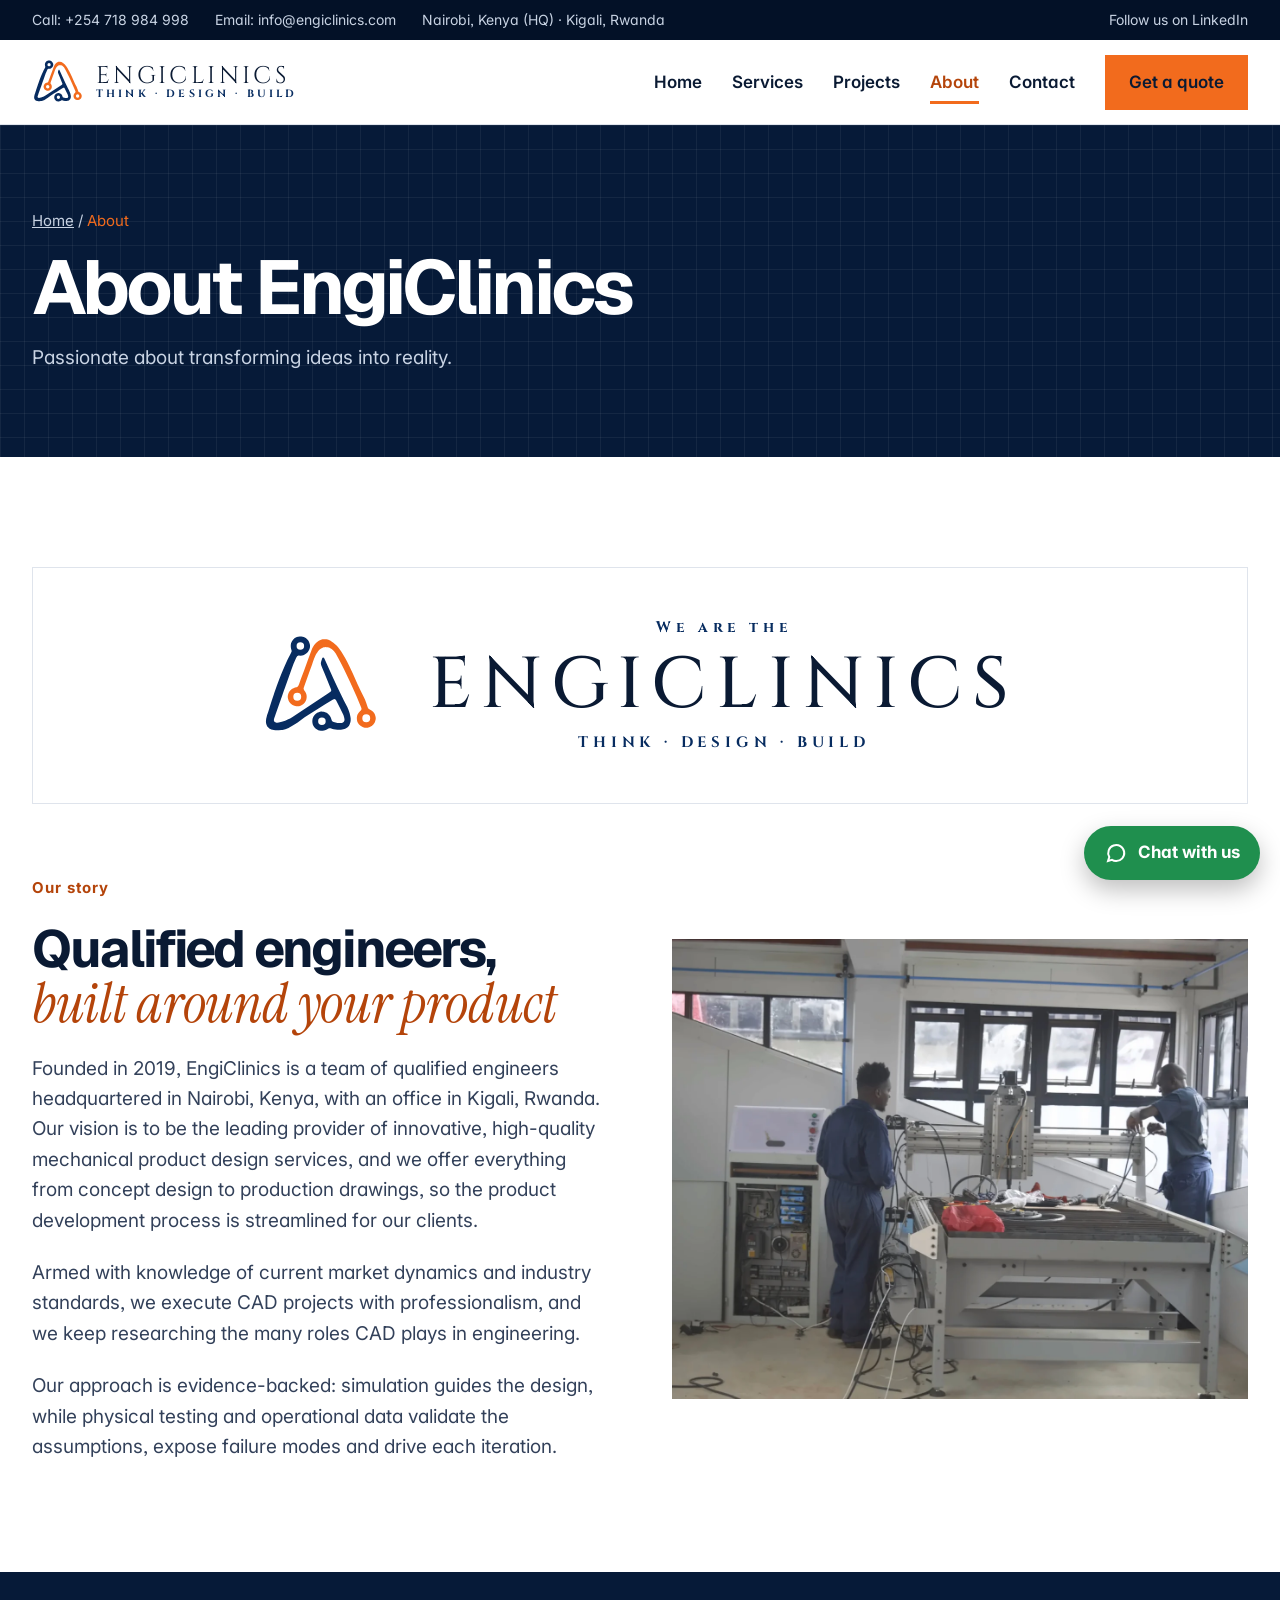
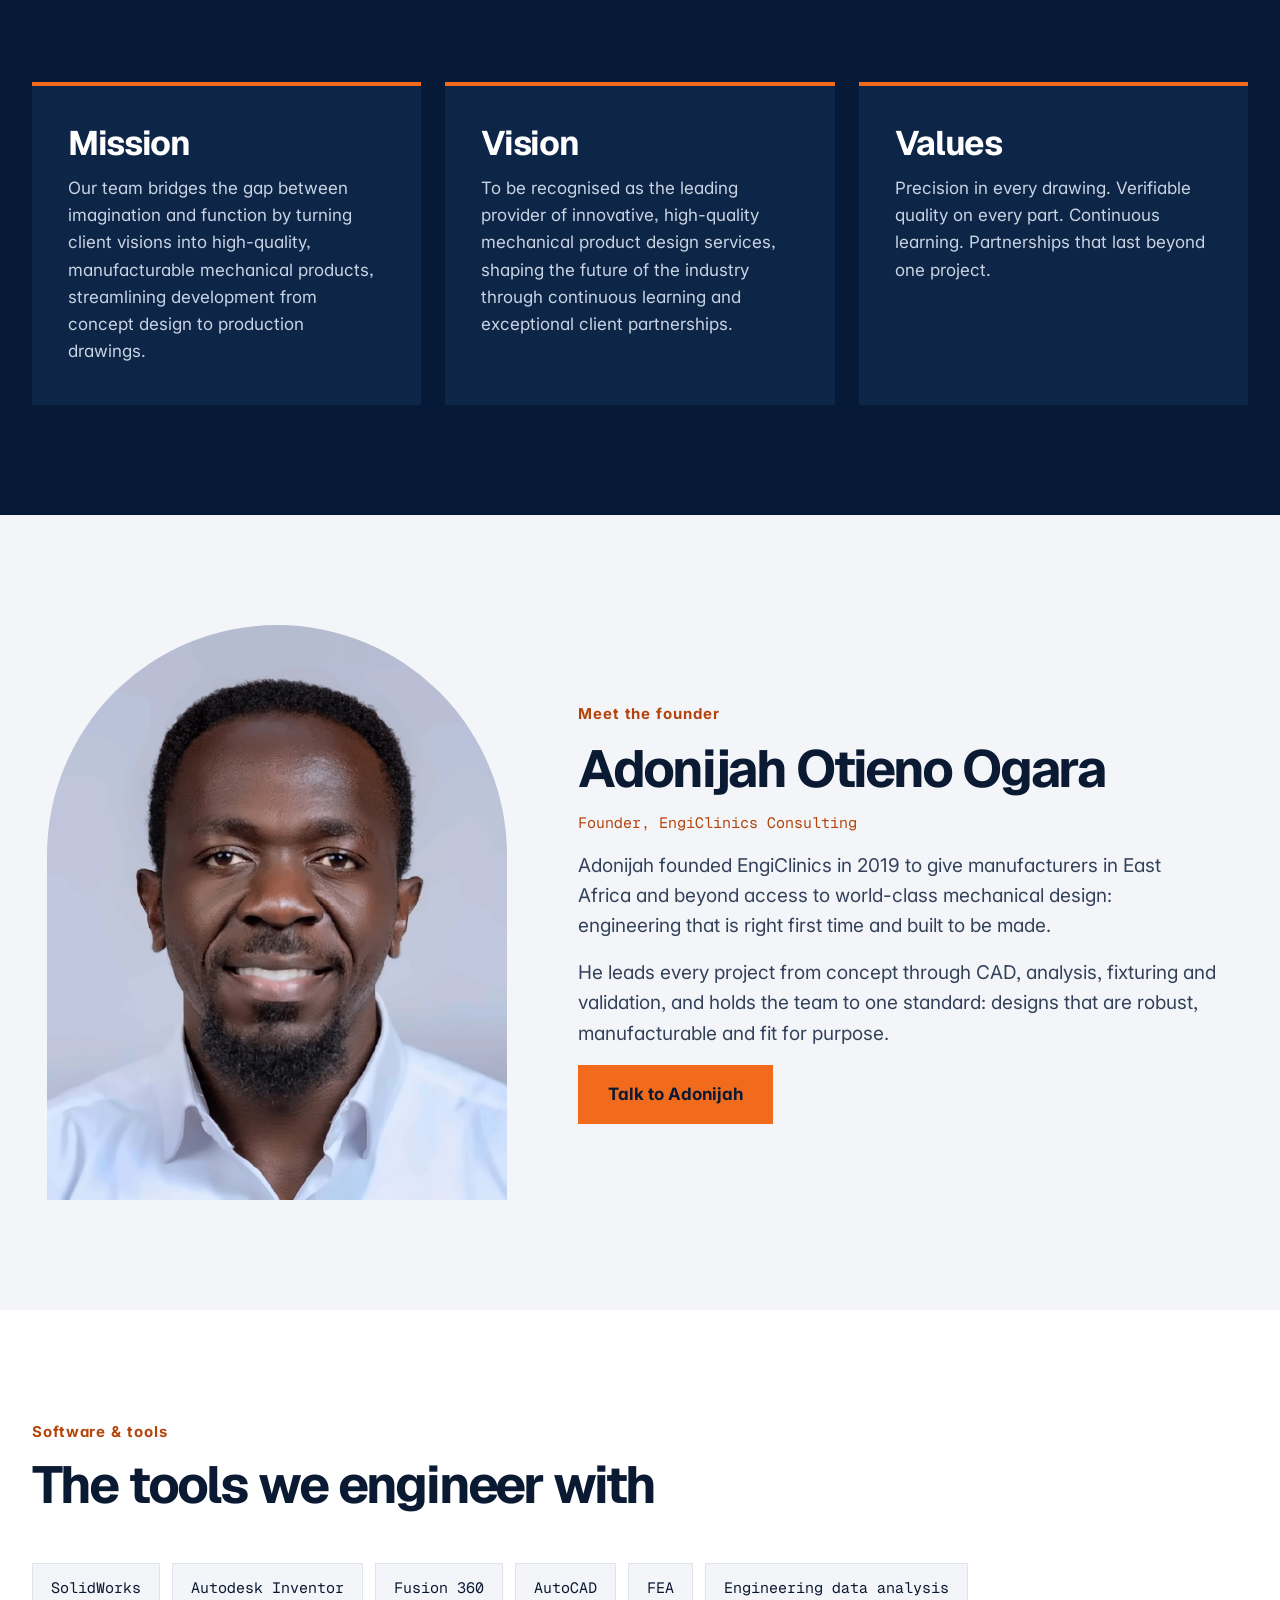
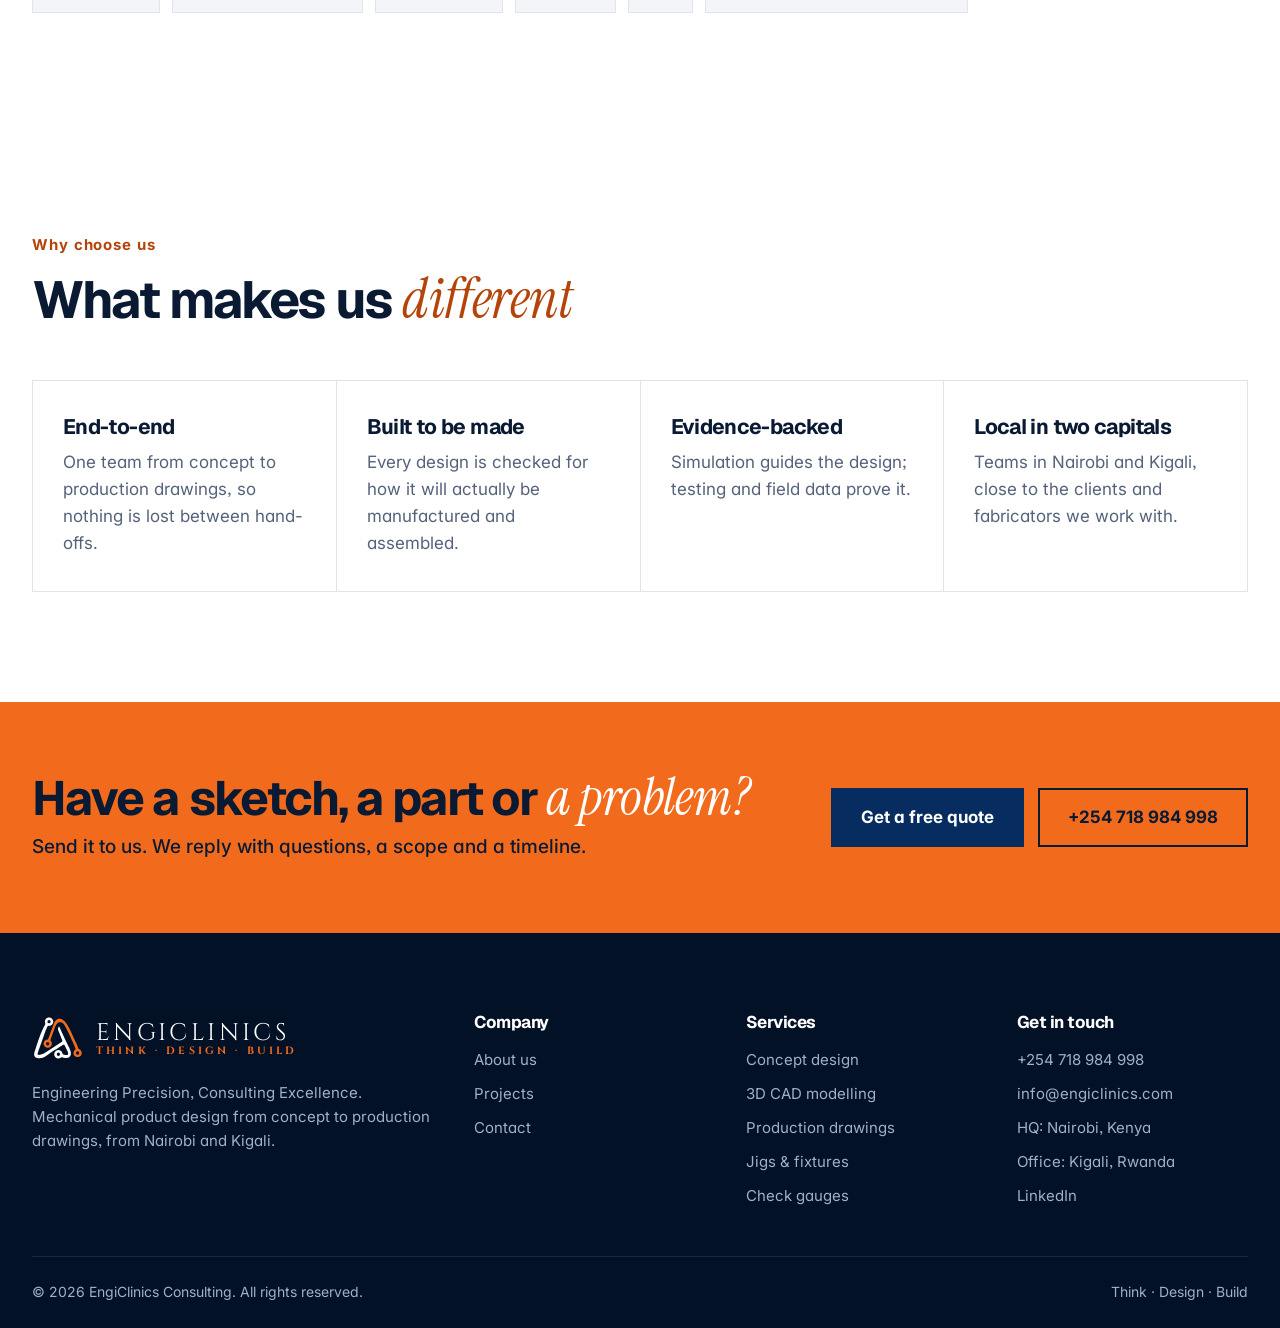
<file: about.html>
<!DOCTYPE html>
<html lang="en">
<head>
  <meta charset="utf-8">
  <meta name="viewport" content="width=device-width, initial-scale=1">
  <title>About | EngiClinics Consulting</title>
  <meta name="description" content="EngiClinics is a team of qualified engineers turning client visions into manufacturable mechanical products.">
  <meta property="og:title" content="About | EngiClinics Consulting">
  <meta property="og:description" content="EngiClinics is a team of qualified engineers turning client visions into manufacturable mechanical products.">
  <meta property="og:image" content="og-image.png">
  <meta property="og:image:width" content="1200">
  <meta property="og:image:height" content="630">
  <meta name="twitter:card" content="summary_large_image">
  <meta name="theme-color" content="#061A38">
  <link rel="manifest" href="site.webmanifest">
  <link rel="icon" type="image/svg+xml" href="logo.svg">
  <link rel="icon" type="image/png" sizes="64x64" href="favicon.png">
  <link rel="apple-touch-icon" href="apple-touch-icon.png">
  <link rel="preload" href="Geist-Variable.woff2" as="font" type="font/woff2" crossorigin>
  <link rel="preload" href="Inter-Variable.woff2" as="font" type="font/woff2" crossorigin>
  <link rel="stylesheet" href="style.css">
  <script type="speculationrules">{"prerender":[{"where":{"href_matches":"/*"},"eagerness":"moderate"}]}</script>
  <script type="application/ld+json">
  {"@context":"https://schema.org","@type":"ProfessionalService","name":"EngiClinics Consulting",
   "slogan":"Think · Design · Build","foundingDate":"2019","description":"Mechanical product design: concept design, 3D CAD, production drawings, jigs, fixtures and check gauges.",
   "telephone":"+254718984998","email":"info@engiclinics.com","openingHours":"Mo-Fr 09:00-17:00","logo":"logo-2048.png",
   "sameAs":["https://www.linkedin.com/company/engiclinicss/"],
   "address":{"@type":"PostalAddress","addressLocality":"Nairobi","addressCountry":"KE"},
   "location":[{"@type":"Place","name":"Headquarters","address":{"@type":"PostalAddress","addressLocality":"Nairobi","addressCountry":"KE"}},
               {"@type":"Place","name":"Rwanda office","address":{"@type":"PostalAddress","addressLocality":"Kigali","addressCountry":"RW"}}],
   "areaServed":["Kenya","Rwanda","East Africa"]}
  </script>
</head>
<body>
<a class="skip" href="#main">Skip to content</a>

<div class="topbar">
  <div class="wrap">
    <div class="group">
      <a href="tel:+254718984998">Call: +254 718 984 998</a>
      <a href="mailto:info@engiclinics.com">Email: info@engiclinics.com</a>
      <span>Nairobi, Kenya (HQ) · Kigali, Rwanda</span>
    </div>
    <a href="https://www.linkedin.com/company/engiclinicss/" target="_blank" rel="noopener">Follow us on LinkedIn</a>
  </div>
</div>

<header class="site-header">
  <div class="wrap">
    <a class="brand" href="index.html" aria-label="EngiClinics Consulting, home">
      <img src="logo.svg" alt="" width="52" height="52">
      <span class="brand-text">
        <span class="brand-name">ENGICLINICS</span>
        <span class="brand-tag">THINK · DESIGN · BUILD</span>
      </span>
    </a>
    <button class="nav-toggle" type="button" aria-expanded="false" aria-controls="site-nav" aria-label="Open menu"><span></span></button>
    <nav class="nav" id="site-nav" aria-label="Main">
      <a href="index.html">Home</a>
      <a href="services.html">Services</a>
      <a href="projects.html">Projects</a>
      <a href="about.html" aria-current="page">About</a>
      <a href="contact.html">Contact</a>
      <a class="btn btn-primary" href="contact.html">Get a quote</a>
    </nav>
  </div>
</header>

<main id="main">

  <section class="page-hero blueprint">
    <div class="wrap">
      <p class="crumbs"><a href="index.html">Home</a> / <span>About</span></p>
      <h1 class="h-display">About EngiClinics</h1>
      <p class="lead">Passionate about transforming ideas into reality.</p>
    </div>
  </section>

  <section class="section">
    <div class="wrap">
      <div class="brand-band">
        <img src="logo.svg" alt="" width="120" height="120">
        <div><p class="bb-pre">We are the</p><p class="bb-name">ENGICLINICS</p><p class="bb-tag">THINK · DESIGN · BUILD</p></div>
      </div>
    </div>
    <div class="wrap split" style="margin-top:72px">
      <div class="split-copy">
        <span class="kicker">Our story</span>
        <h2 class="h-display h2">Qualified engineers, <em class="accent">built around your product</em></h2>
        <p class="lead">Founded in 2019, EngiClinics is a team of qualified engineers headquartered in Nairobi, Kenya, with an office in Kigali, Rwanda. Our vision is to be the leading provider of innovative, high-quality mechanical product design services, and we offer everything from concept design to production drawings, so the product development process is streamlined for our clients.</p>
        <p class="lead">Armed with knowledge of current market dynamics and industry standards, we execute CAD projects with professionalism, and we keep researching the many roles CAD plays in engineering.</p>
        <p class="lead">Our approach is evidence-backed: simulation guides the design, while physical testing and operational data validate the assumptions, expose failure modes and drive each iteration.</p>
      </div>
      <picture class="photo tall"><img src="cnc-assembly.webp" alt="EngiClinics engineers commissioning a hybrid CNC router and plasma cutter on site" width="3000" height="1994" loading="lazy" decoding="async"></picture>
    </div>
  </section>

  <section class="section dark">
    <div class="wrap values">
      <div class="value"><h3 class="h-display">Mission</h3><p>Our team bridges the gap between imagination and function by turning client visions into high-quality, manufacturable mechanical products, streamlining development from concept design to production drawings.</p></div>
      <div class="value"><h3 class="h-display">Vision</h3><p>To be recognised as the leading provider of innovative, high-quality mechanical product design services, shaping the future of the industry through continuous learning and exceptional client partnerships.</p></div>
      <div class="value"><h3 class="h-display">Values</h3><p>Precision in every drawing. Verifiable quality on every part. Continuous learning. Partnerships that last beyond one project.</p></div>
    </div>
  </section>

  <section class="section soft" aria-labelledby="founder-h">
    <div class="wrap founder">
      <div class="founder-photo"><picture class="photo "><img src="founder.webp" alt="Portrait of Adonijah Otieno Ogara, founder of EngiClinics" width="1600" height="2000" loading="lazy" decoding="async"></picture></div>
      <div class="founder-copy">
        <span class="kicker">Meet the founder</span>
        <h2 class="h-display h2" id="founder-h">Adonijah Otieno Ogara</h2>
        <p class="post">Founder, EngiClinics Consulting</p>
        <p class="lead">Adonijah founded EngiClinics in 2019 to give manufacturers in East Africa and beyond access to world-class mechanical design: engineering that is right first time and built to be made.</p><p class="lead">He leads every project from concept through CAD, analysis, fixturing and validation, and holds the team to one standard: designs that are robust, manufacturable and fit for purpose.</p>
        <a class="btn btn-primary" href="contact.html" style="align-self:flex-start">Talk to Adonijah</a>
      </div>
    </div>
  </section>

  <section class="section" aria-labelledby="tools-h">
    <div class="wrap">
      <div class="section-head">
        <span class="kicker">Software &amp; tools</span>
        <h2 class="h-display h2" id="tools-h">The tools we engineer with</h2>
      </div>
      <ul class="tool-list"><li>SolidWorks</li><li>Autodesk Inventor</li><li>Fusion 360</li><li>AutoCAD</li><li>FEA</li><li>Engineering data analysis</li></ul>
    </div>
  </section>

  <section class="section">
    <div class="wrap">
      <div class="section-head">
        <span class="kicker">Why choose us</span>
        <h2 class="h-display h2">What makes us <em class="accent">different</em></h2>
      </div>
      <div class="why">
        <div><h3>End-to-end</h3><p>One team from concept to production drawings, so nothing is lost between hand-offs.</p></div>
        <div><h3>Built to be made</h3><p>Every design is checked for how it will actually be manufactured and assembled.</p></div>
        <div><h3>Evidence-backed</h3><p>Simulation guides the design; testing and field data prove it.</p></div>
        <div><h3>Local in two capitals</h3><p>Teams in Nairobi and Kigali, close to the clients and fabricators we work with.</p></div>
      </div>
    </div>
  </section>

<section class="cta">
  <div class="wrap">
    <div>
      <h2 class="h-display">Have a sketch, a part or <em class="accent">a problem?</em></h2>
      <p>Send it to us. We reply with questions, a scope and a timeline.</p>
    </div>
    <div class="btn-row">
      <a class="btn btn-dark" href="contact.html">Get a free quote</a>
      <a class="btn btn-outline" href="tel:+254718984998">+254 718 984 998</a>
    </div>
  </div>
</section>

</main>

<footer class="site-footer">
  <div class="wrap">
    <div class="footer-grid">
      <div>
        <a class="footer-brand" href="index.html" aria-label="EngiClinics Consulting, home" style="text-decoration:none">
          <img src="logo-light.svg" alt="" width="52" height="52">
          <span class="brand-text">
            <span class="brand-name">ENGICLINICS</span>
            <span class="brand-tag">THINK · DESIGN · BUILD</span>
          </span>
        </a>
        <p>Engineering Precision, Consulting Excellence. Mechanical product design from concept to production drawings, from Nairobi and Kigali.</p>
      </div>
      <div>
        <h3>Company</h3>
        <a href="about.html">About us</a>
        <a href="projects.html">Projects</a>
        <a href="contact.html">Contact</a>
      </div>
      <div>
        <h3>Services</h3>
        <a href="services.html#concept">Concept design</a>
        <a href="services.html#cad">3D CAD modelling</a>
        <a href="services.html#drawings">Production drawings</a>
        <a href="services.html#fixtures">Jigs &amp; fixtures</a>
        <a href="services.html#gauges">Check gauges</a>
      </div>
      <div>
        <h3>Get in touch</h3>
        <a href="tel:+254718984998">+254 718 984 998</a>
        <a href="mailto:info@engiclinics.com">info@engiclinics.com</a>
        <span>HQ: Nairobi, Kenya</span>
        <span>Office: Kigali, Rwanda</span>
        <a href="https://www.linkedin.com/company/engiclinicss/" target="_blank" rel="noopener">LinkedIn</a>
      </div>
    </div>
    <div class="footer-bottom">
      <span>© <span data-year>2026</span> EngiClinics Consulting. All rights reserved.</span>
      <span>Think · Design · Build</span>
    </div>
  </div>
</footer>

<a class="chat-fab" href="https://wa.me/254718984998" target="_blank" rel="noopener" aria-label="Chat with us on WhatsApp">
  <svg width="24" height="24" viewBox="0 0 24 24" fill="none" stroke="currentColor" stroke-width="2" aria-hidden="true"><path d="M4 20l1.3-4A8 8 0 1112 20a8 8 0 01-4-1.1z"/></svg>
  <span>Chat with us</span>
</a>

<script src="main.js"></script>
</body>
</html>
</file>
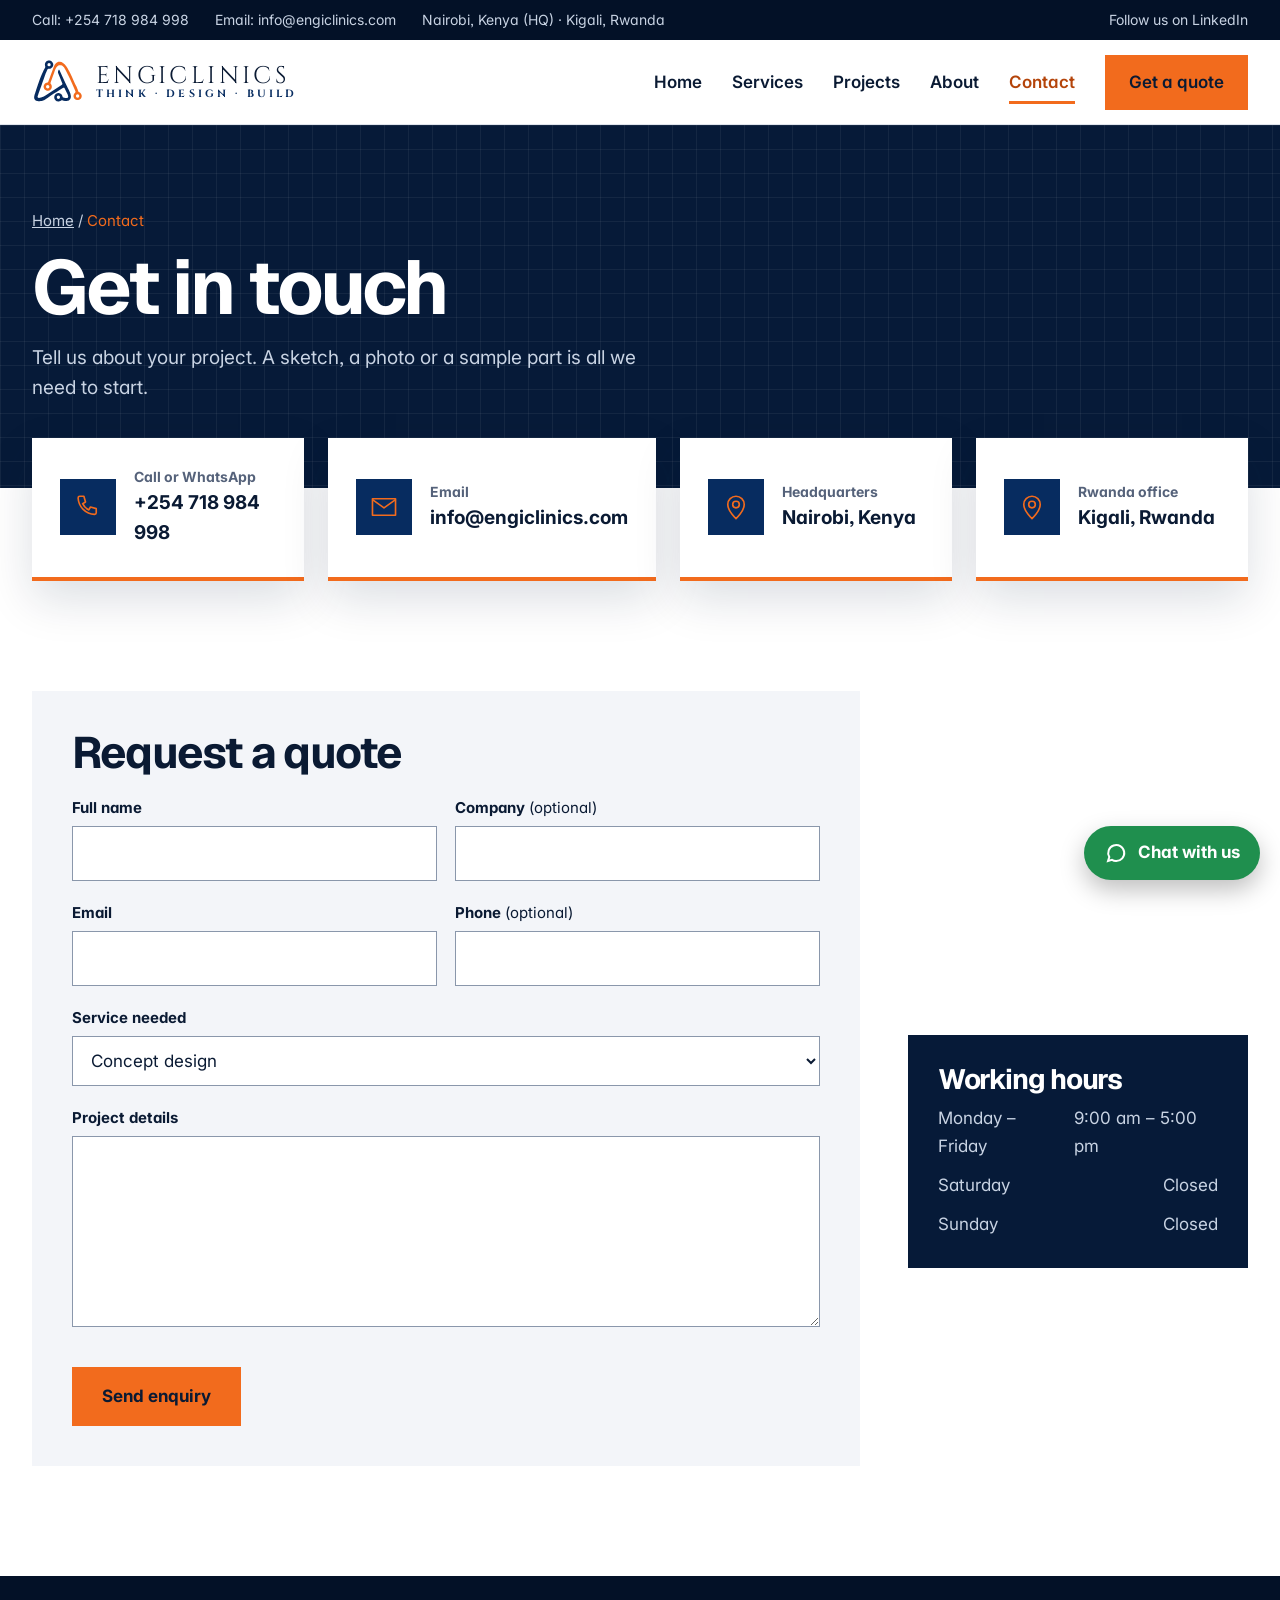
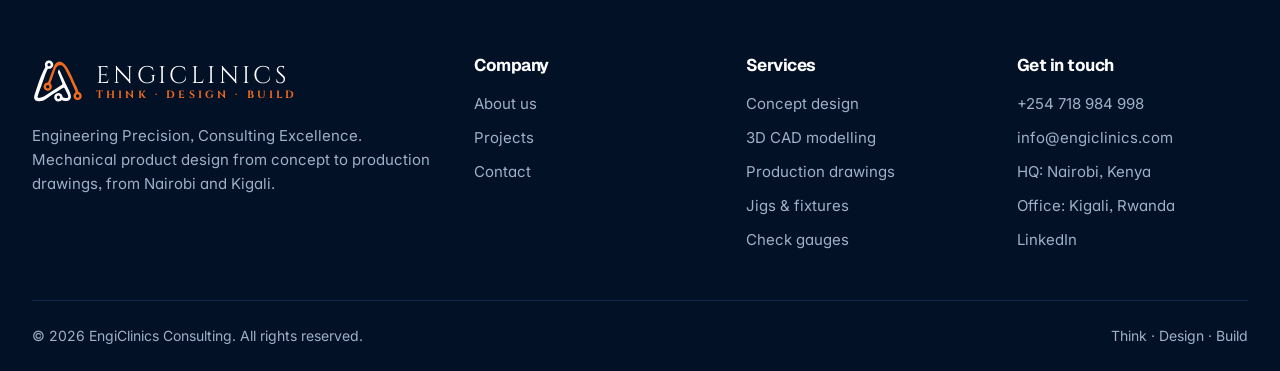
<file: contact.html>
<!DOCTYPE html>
<html lang="en">
<head>
  <meta charset="utf-8">
  <meta name="viewport" content="width=device-width, initial-scale=1">
  <title>Contact | EngiClinics Consulting</title>
  <meta name="description" content="Request a quote from EngiClinics. Call or WhatsApp +254 718 984 998.">
  <meta property="og:title" content="Contact | EngiClinics Consulting">
  <meta property="og:description" content="Request a quote from EngiClinics. Call or WhatsApp +254 718 984 998.">
  <meta property="og:image" content="og-image.png">
  <meta property="og:image:width" content="1200">
  <meta property="og:image:height" content="630">
  <meta name="twitter:card" content="summary_large_image">
  <meta name="theme-color" content="#061A38">
  <link rel="manifest" href="site.webmanifest">
  <link rel="icon" type="image/svg+xml" href="logo.svg">
  <link rel="icon" type="image/png" sizes="64x64" href="favicon.png">
  <link rel="apple-touch-icon" href="apple-touch-icon.png">
  <link rel="preload" href="Geist-Variable.woff2" as="font" type="font/woff2" crossorigin>
  <link rel="preload" href="Inter-Variable.woff2" as="font" type="font/woff2" crossorigin>
  <link rel="stylesheet" href="style.css">
  <script type="speculationrules">{"prerender":[{"where":{"href_matches":"/*"},"eagerness":"moderate"}]}</script>
  <script type="application/ld+json">
  {"@context":"https://schema.org","@type":"ProfessionalService","name":"EngiClinics Consulting",
   "slogan":"Think · Design · Build","foundingDate":"2019","description":"Mechanical product design: concept design, 3D CAD, production drawings, jigs, fixtures and check gauges.",
   "telephone":"+254718984998","email":"info@engiclinics.com","openingHours":"Mo-Fr 09:00-17:00","logo":"logo-2048.png",
   "sameAs":["https://www.linkedin.com/company/engiclinicss/"],
   "address":{"@type":"PostalAddress","addressLocality":"Nairobi","addressCountry":"KE"},
   "location":[{"@type":"Place","name":"Headquarters","address":{"@type":"PostalAddress","addressLocality":"Nairobi","addressCountry":"KE"}},
               {"@type":"Place","name":"Rwanda office","address":{"@type":"PostalAddress","addressLocality":"Kigali","addressCountry":"RW"}}],
   "areaServed":["Kenya","Rwanda","East Africa"]}
  </script>
</head>
<body>
<a class="skip" href="#main">Skip to content</a>

<div class="topbar">
  <div class="wrap">
    <div class="group">
      <a href="tel:+254718984998">Call: +254 718 984 998</a>
      <a href="mailto:info@engiclinics.com">Email: info@engiclinics.com</a>
      <span>Nairobi, Kenya (HQ) · Kigali, Rwanda</span>
    </div>
    <a href="https://www.linkedin.com/company/engiclinicss/" target="_blank" rel="noopener">Follow us on LinkedIn</a>
  </div>
</div>

<header class="site-header">
  <div class="wrap">
    <a class="brand" href="index.html" aria-label="EngiClinics Consulting, home">
      <img src="logo.svg" alt="" width="52" height="52">
      <span class="brand-text">
        <span class="brand-name">ENGICLINICS</span>
        <span class="brand-tag">THINK · DESIGN · BUILD</span>
      </span>
    </a>
    <button class="nav-toggle" type="button" aria-expanded="false" aria-controls="site-nav" aria-label="Open menu"><span></span></button>
    <nav class="nav" id="site-nav" aria-label="Main">
      <a href="index.html">Home</a>
      <a href="services.html">Services</a>
      <a href="projects.html">Projects</a>
      <a href="about.html">About</a>
      <a href="contact.html" aria-current="page">Contact</a>
      <a class="btn btn-primary" href="contact.html">Get a quote</a>
    </nav>
  </div>
</header>

<main id="main">

  <section class="page-hero blueprint">
    <div class="wrap">
      <p class="crumbs"><a href="index.html">Home</a> / <span>Contact</span></p>
      <h1 class="h-display">Get in touch</h1>
      <p class="lead">Tell us about your project. A sketch, a photo or a sample part is all we need to start.</p>
    </div>
  </section>

  <section>
    <div class="wrap">
      <div class="contact-cards">
        <a class="contact-card" href="tel:+254718984998"><span class="icon-box"><svg width="28" height="28" viewBox="0 0 34 34" fill="none" stroke="currentColor" stroke-width="2" stroke-linejoin="round" aria-hidden="true"><path d="M7 4h5l2 7-3.5 2a15 15 0 007.5 7.5L20 17l7 2v5a2 2 0 01-2 2A21 21 0 015 6a2 2 0 012-2z"/></svg></span><span><small>Call or WhatsApp</small><strong>+254 718 984 998</strong></span></a>
        <a class="contact-card" href="mailto:info@engiclinics.com"><span class="icon-box"><svg width="28" height="28" viewBox="0 0 34 34" fill="none" stroke="currentColor" stroke-width="2" stroke-linejoin="round" aria-hidden="true"><rect x="3" y="7" width="28" height="20"/><path d="M3 8l14 10L31 8"/></svg></span><span><small>Email</small><strong>info@engiclinics.com</strong></span></a>
        <div class="contact-card"><span class="icon-box"><svg width="28" height="28" viewBox="0 0 34 34" fill="none" stroke="currentColor" stroke-width="2" stroke-linejoin="round" aria-hidden="true"><path d="M17 31s10-9 10-17a10 10 0 00-20 0c0 8 10 17 10 17z"/><circle cx="17" cy="14" r="4"/></svg></span><span><small>Headquarters</small><strong>Nairobi, Kenya</strong></span></div>
        <div class="contact-card"><span class="icon-box"><svg width="28" height="28" viewBox="0 0 34 34" fill="none" stroke="currentColor" stroke-width="2" stroke-linejoin="round" aria-hidden="true"><path d="M17 31s10-9 10-17a10 10 0 00-20 0c0 8 10 17 10 17z"/><circle cx="17" cy="14" r="4"/></svg></span><span><small>Rwanda office</small><strong>Kigali, Rwanda</strong></span></div>
      </div>
    </div>
  </section>

  <section class="section">
    <div class="wrap contact-layout">
      <div class="form-panel">
        <form class="form" id="quote-form" novalidate>
          <h2 class="h-display" style="font-size:44px">Request a quote</h2>
          <div class="form-row">
            <div class="field"><label for="f-name">Full name</label><input id="f-name" name="name" type="text" autocomplete="name" required></div>
            <div class="field"><label for="f-company">Company <span style="font-weight:400">(optional)</span></label><input id="f-company" name="company" type="text" autocomplete="organization"></div>
          </div>
          <div class="form-row">
            <div class="field"><label for="f-email">Email</label><input id="f-email" name="email" type="email" autocomplete="email" required></div>
            <div class="field"><label for="f-phone">Phone <span style="font-weight:400">(optional)</span></label><input id="f-phone" name="phone" type="tel" autocomplete="tel"></div>
          </div>
          <div class="field"><label for="f-service">Service needed</label><select id="f-service" name="service"><option>Concept design</option><option>3D CAD modelling</option><option>Production drawings</option><option>Jig &amp; fixture design</option><option>Check gauge design</option><option>Design for manufacture</option><option>Not sure yet</option></select></div>
          <div class="field"><label for="f-msg">Project details</label><textarea id="f-msg" name="message" rows="6" required></textarea></div>
          <p class="form-status" id="form-status" role="alert"></p>
          <button class="btn btn-primary" type="submit" style="align-self:flex-start">Send enquiry</button>
        </form>
        <div class="success" id="form-success" hidden>
          <svg width="56" height="56" viewBox="0 0 56 56" aria-hidden="true"><circle cx="28" cy="28" r="27" fill="#072C60"/><path d="M17 29l7 7 15-16" fill="none" stroke="#F26B1D" stroke-width="4"/></svg>
          <h2 class="h-display" style="font-size:44px" tabindex="-1">Enquiry sent</h2>
          <p class="lead">Thank you. An engineer will get back to you shortly, Monday to Friday, 9 am to 5 pm.</p>
          <button class="btn btn-outline" type="button" id="send-again">Send another enquiry</button>
        </div>
      </div>
      <div class="contact-side">
        <iframe class="map" title="Map showing our Nairobi headquarters" loading="lazy" referrerpolicy="no-referrer-when-downgrade" src="https://www.google.com/maps?q=Nairobi,Kenya&amp;output=embed"></iframe>
        <div class="hours">
          <h3 class="h-display">Working hours</h3>
          <div><span>Monday – Friday</span><span>9:00 am – 5:00 pm</span></div>
          <div><span>Saturday</span><span>Closed</span></div>
          <div><span>Sunday</span><span>Closed</span></div>
        </div>
      </div>
    </div>
  </section>
</main>

<footer class="site-footer">
  <div class="wrap">
    <div class="footer-grid">
      <div>
        <a class="footer-brand" href="index.html" aria-label="EngiClinics Consulting, home" style="text-decoration:none">
          <img src="logo-light.svg" alt="" width="52" height="52">
          <span class="brand-text">
            <span class="brand-name">ENGICLINICS</span>
            <span class="brand-tag">THINK · DESIGN · BUILD</span>
          </span>
        </a>
        <p>Engineering Precision, Consulting Excellence. Mechanical product design from concept to production drawings, from Nairobi and Kigali.</p>
      </div>
      <div>
        <h3>Company</h3>
        <a href="about.html">About us</a>
        <a href="projects.html">Projects</a>
        <a href="contact.html">Contact</a>
      </div>
      <div>
        <h3>Services</h3>
        <a href="services.html#concept">Concept design</a>
        <a href="services.html#cad">3D CAD modelling</a>
        <a href="services.html#drawings">Production drawings</a>
        <a href="services.html#fixtures">Jigs &amp; fixtures</a>
        <a href="services.html#gauges">Check gauges</a>
      </div>
      <div>
        <h3>Get in touch</h3>
        <a href="tel:+254718984998">+254 718 984 998</a>
        <a href="mailto:info@engiclinics.com">info@engiclinics.com</a>
        <span>HQ: Nairobi, Kenya</span>
        <span>Office: Kigali, Rwanda</span>
        <a href="https://www.linkedin.com/company/engiclinicss/" target="_blank" rel="noopener">LinkedIn</a>
      </div>
    </div>
    <div class="footer-bottom">
      <span>© <span data-year>2026</span> EngiClinics Consulting. All rights reserved.</span>
      <span>Think · Design · Build</span>
    </div>
  </div>
</footer>

<a class="chat-fab" href="https://wa.me/254718984998" target="_blank" rel="noopener" aria-label="Chat with us on WhatsApp">
  <svg width="24" height="24" viewBox="0 0 24 24" fill="none" stroke="currentColor" stroke-width="2" aria-hidden="true"><path d="M4 20l1.3-4A8 8 0 1112 20a8 8 0 01-4-1.1z"/></svg>
  <span>Chat with us</span>
</a>

<script src="main.js"></script>
</body>
</html>
</file>
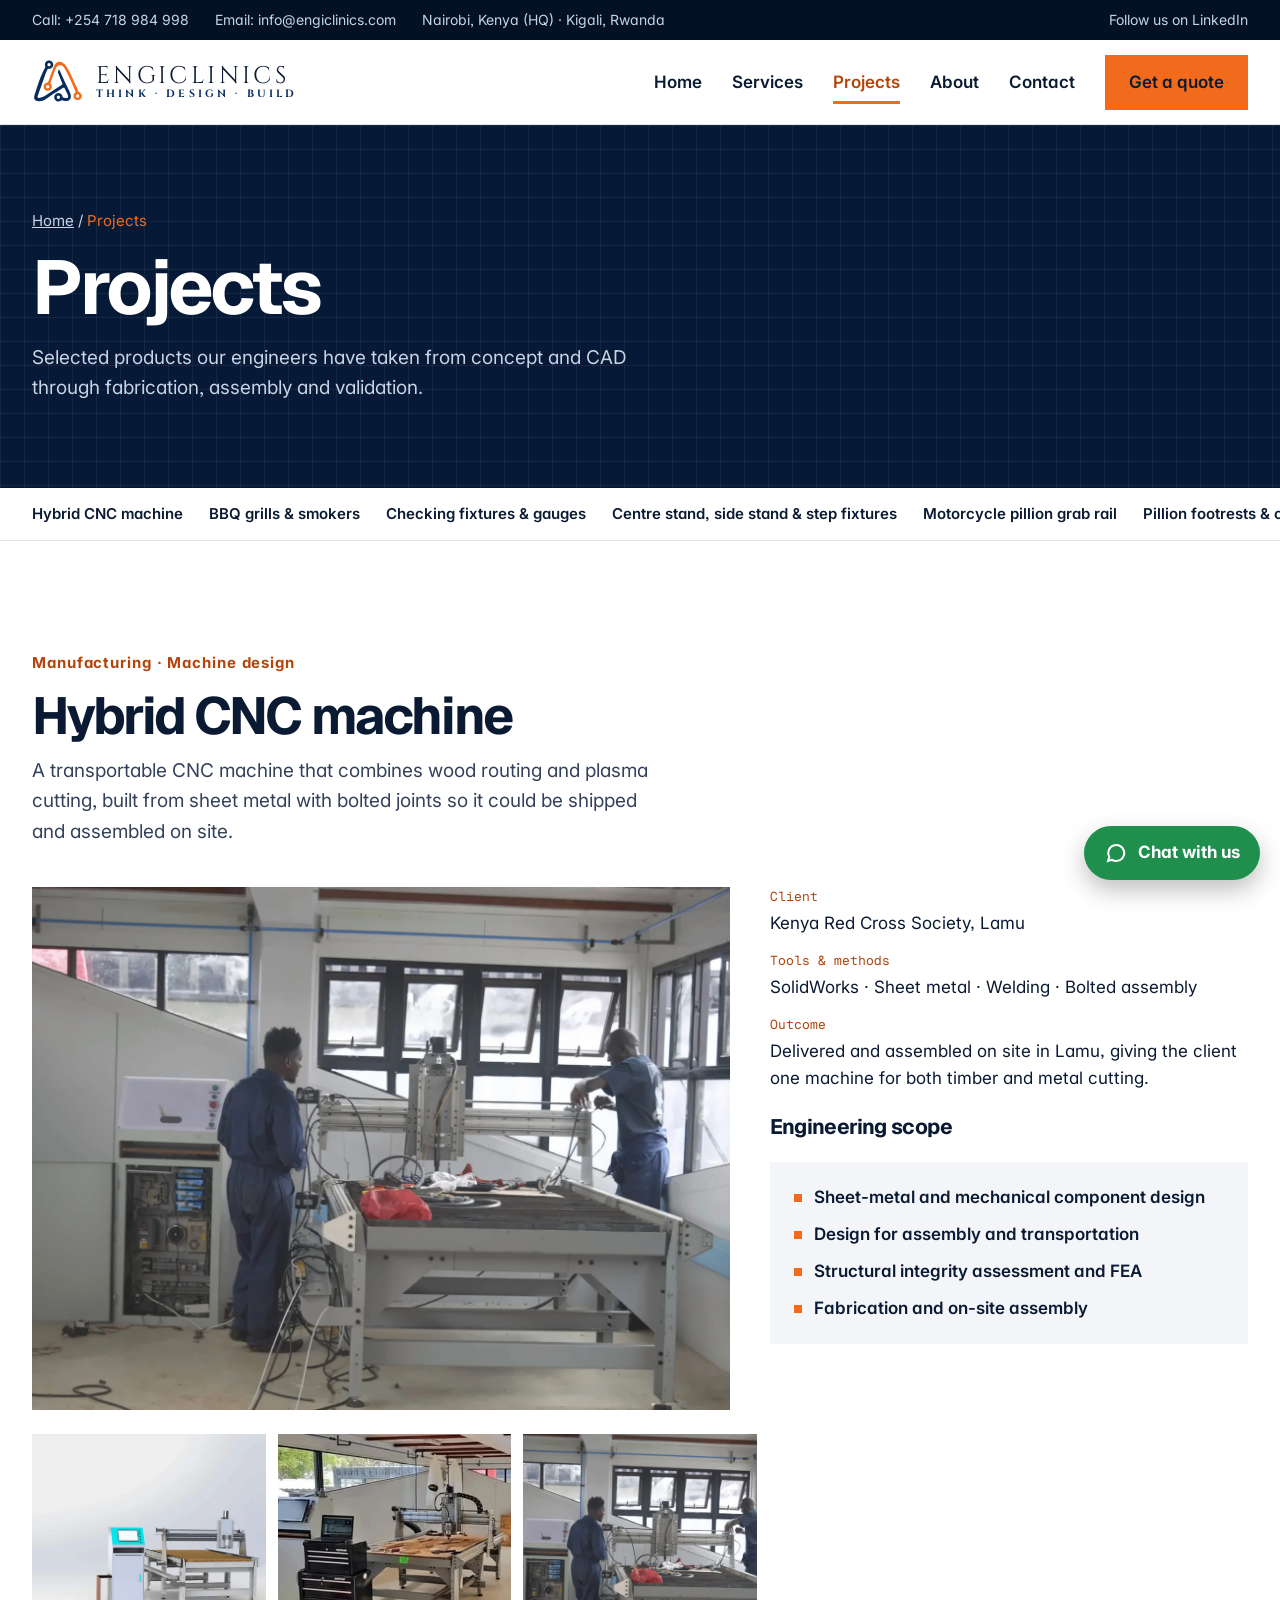
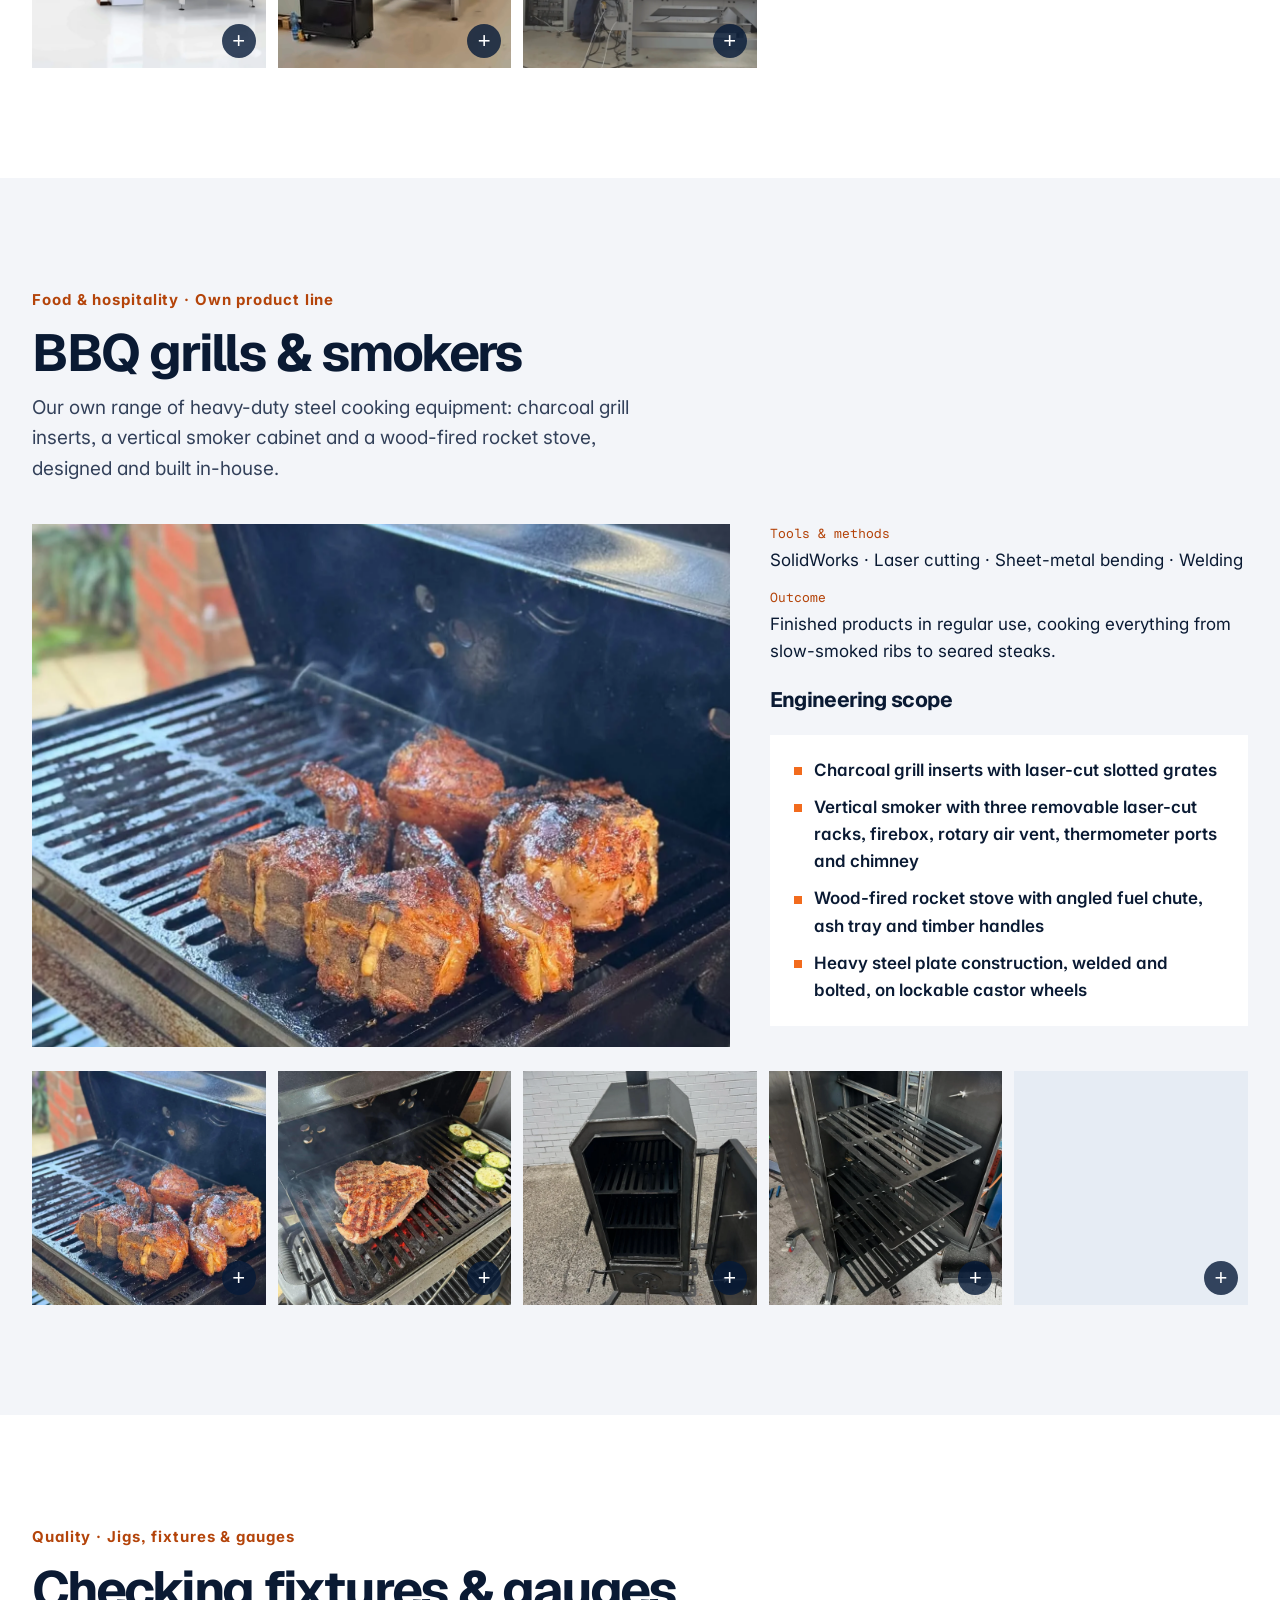
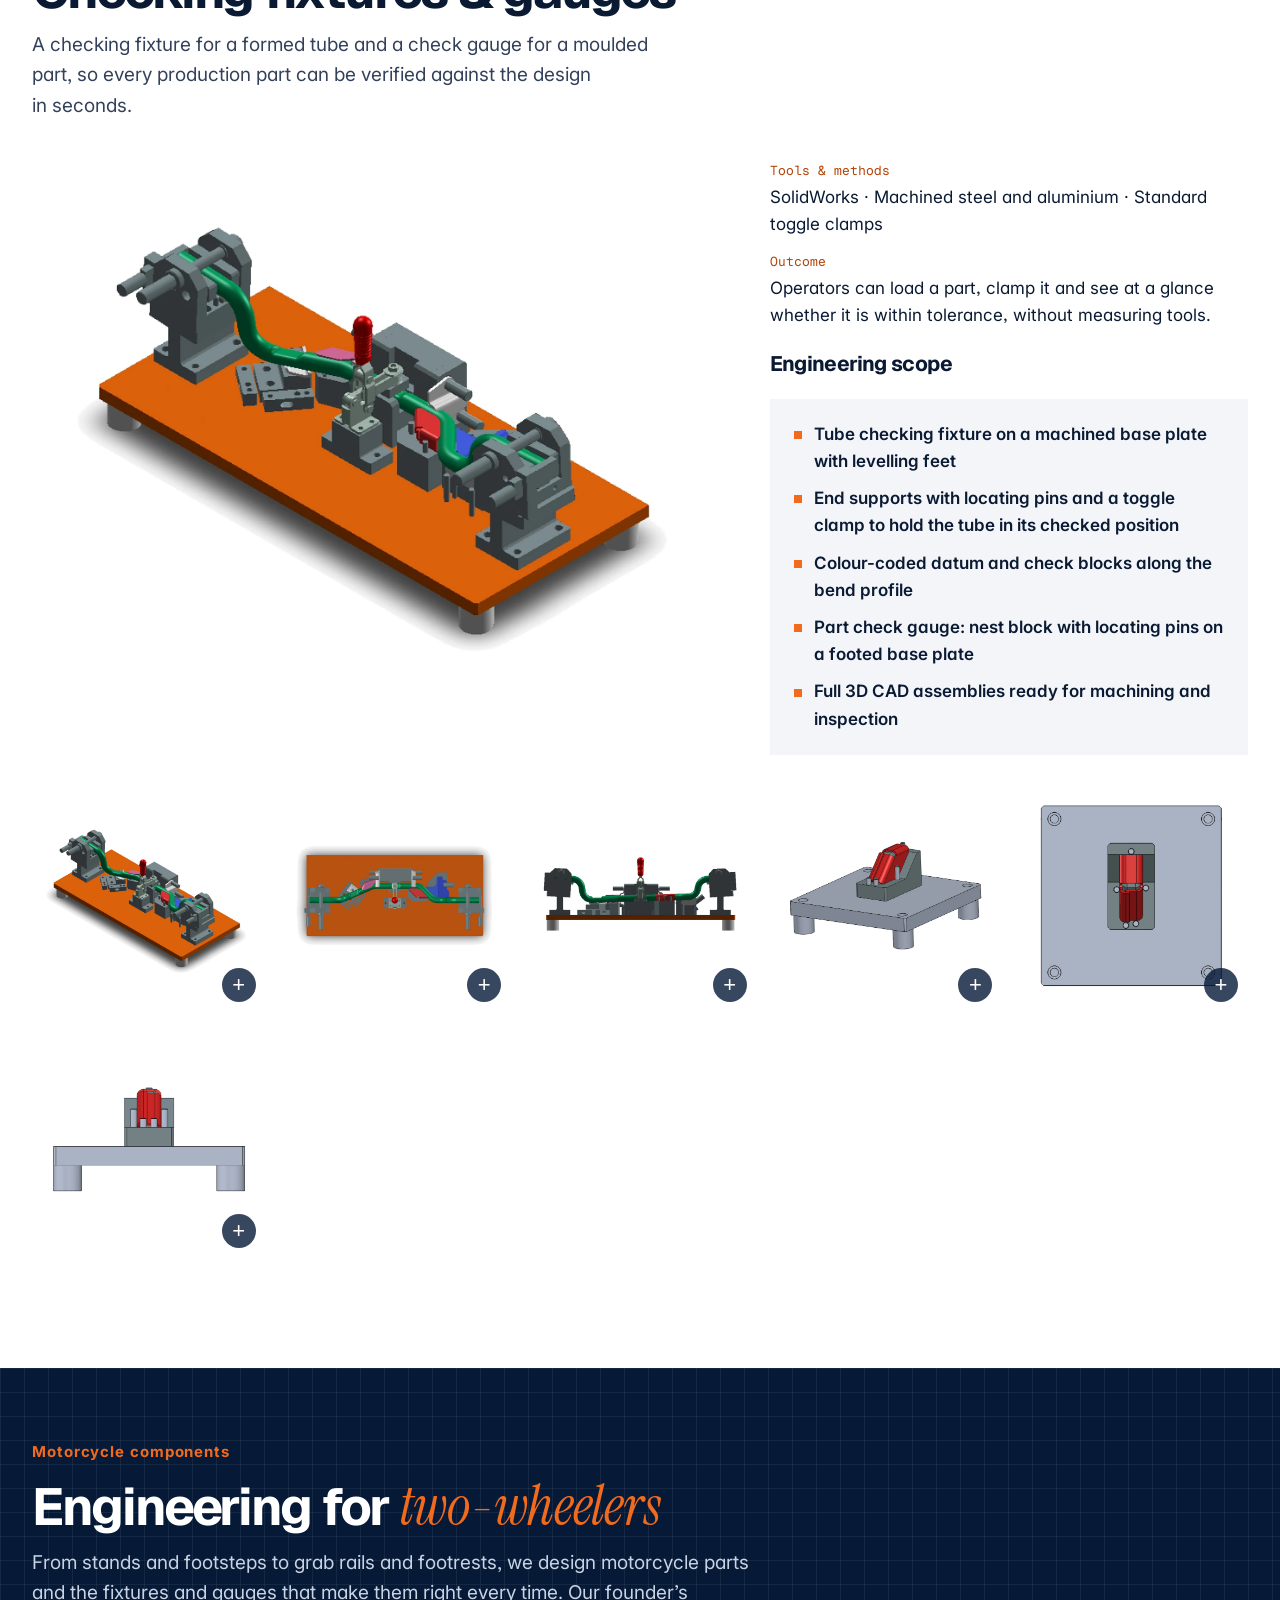
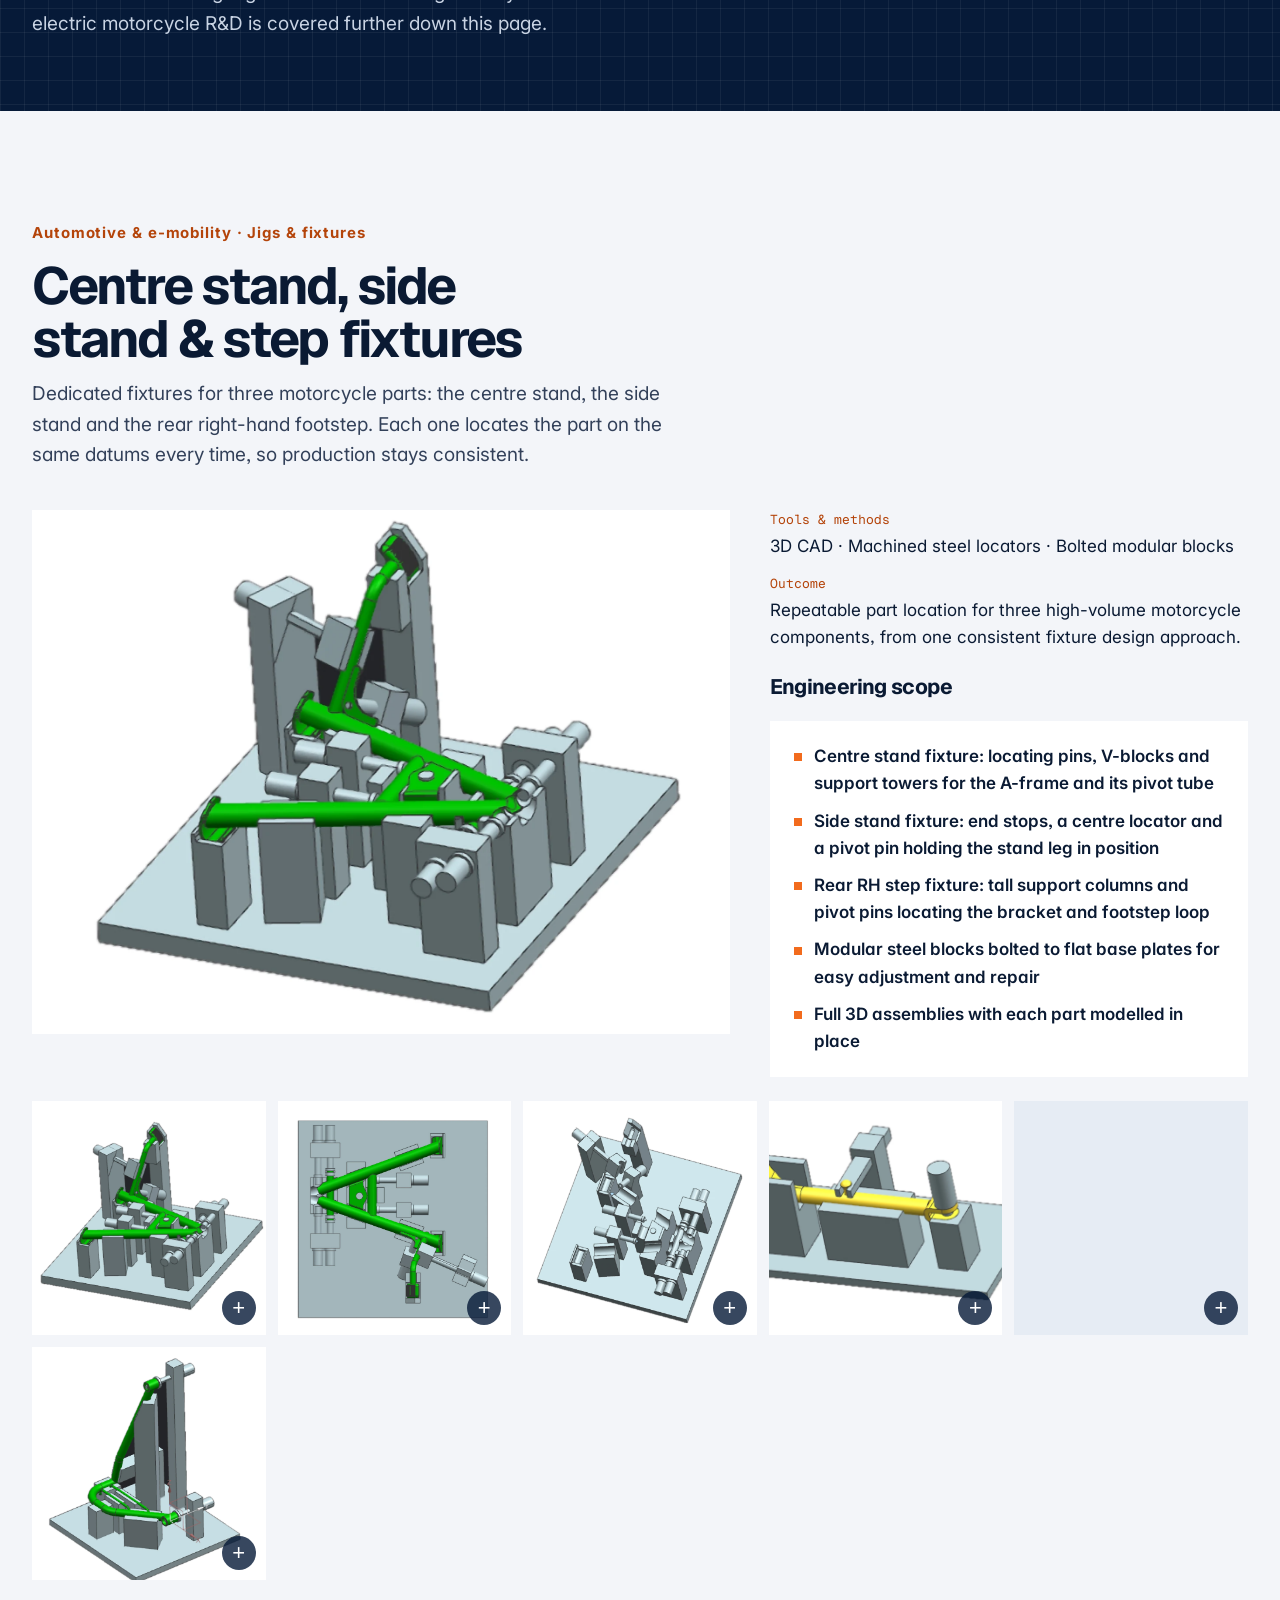
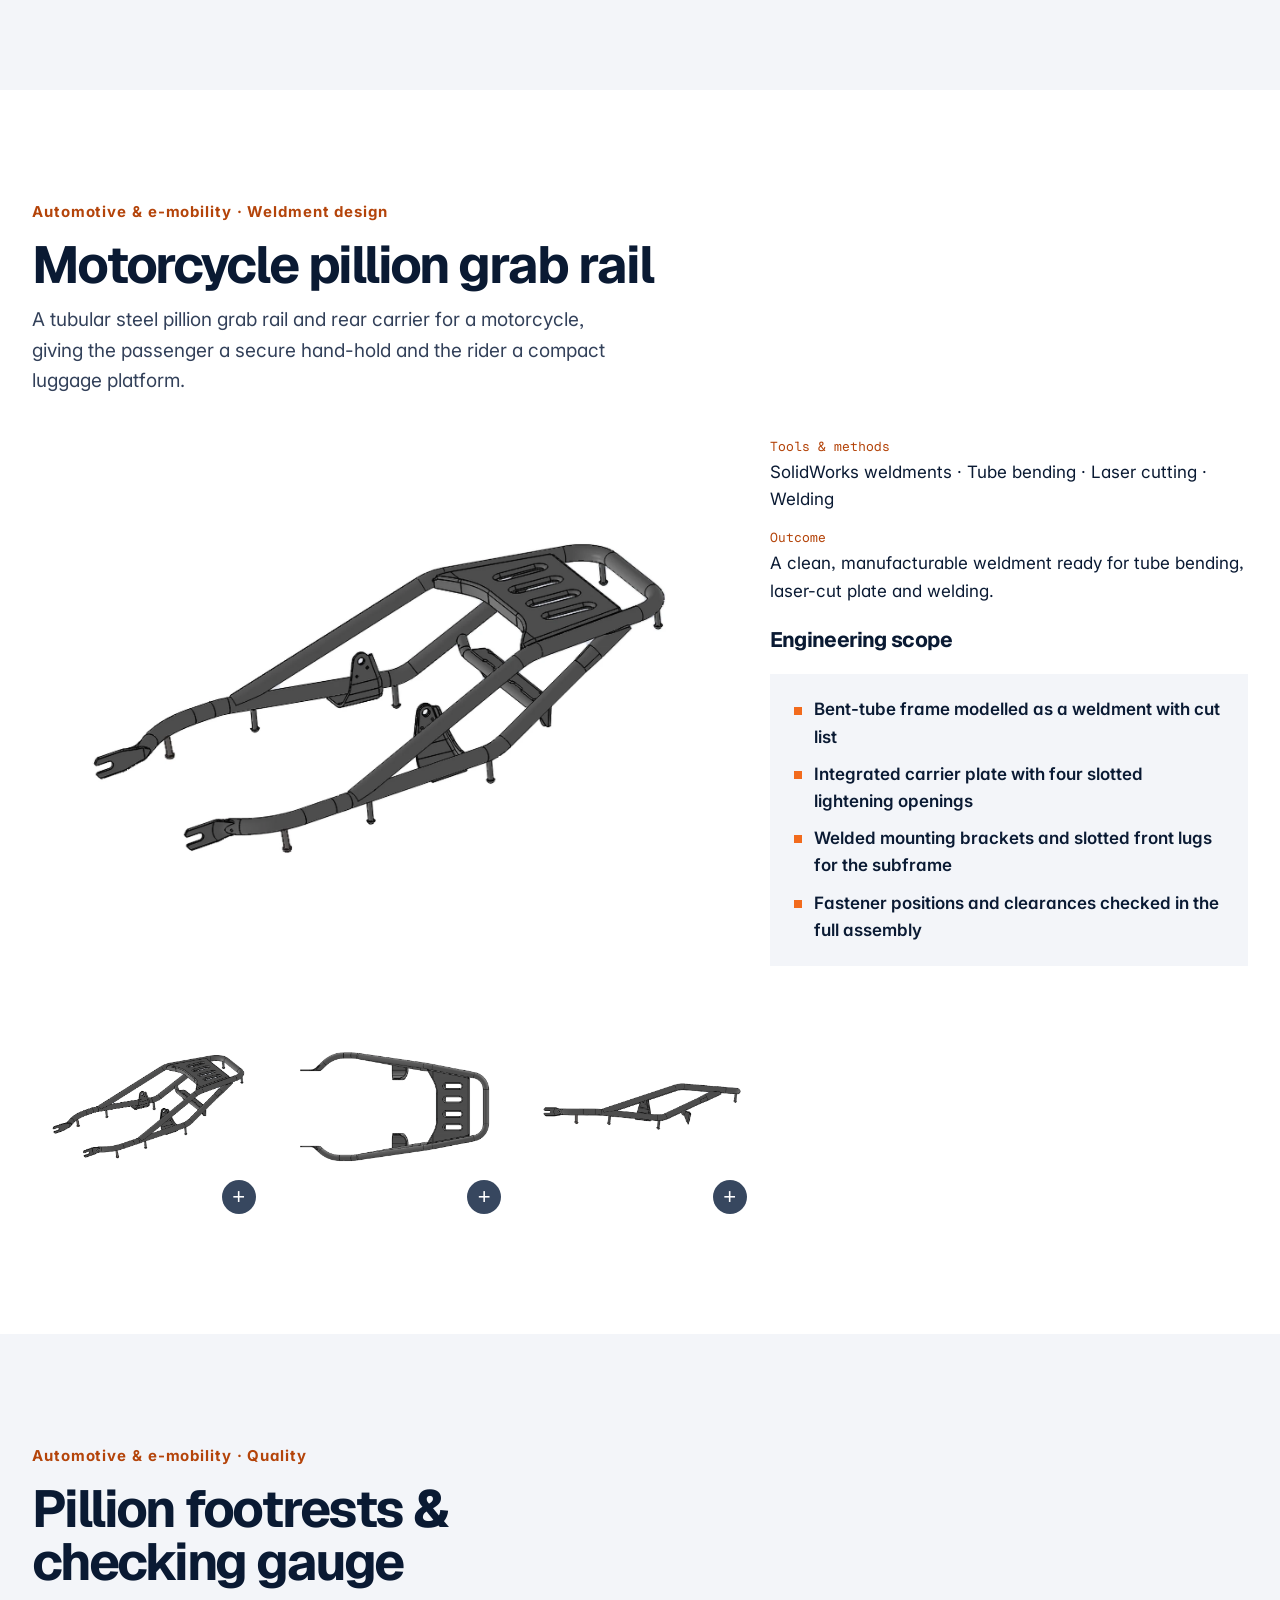
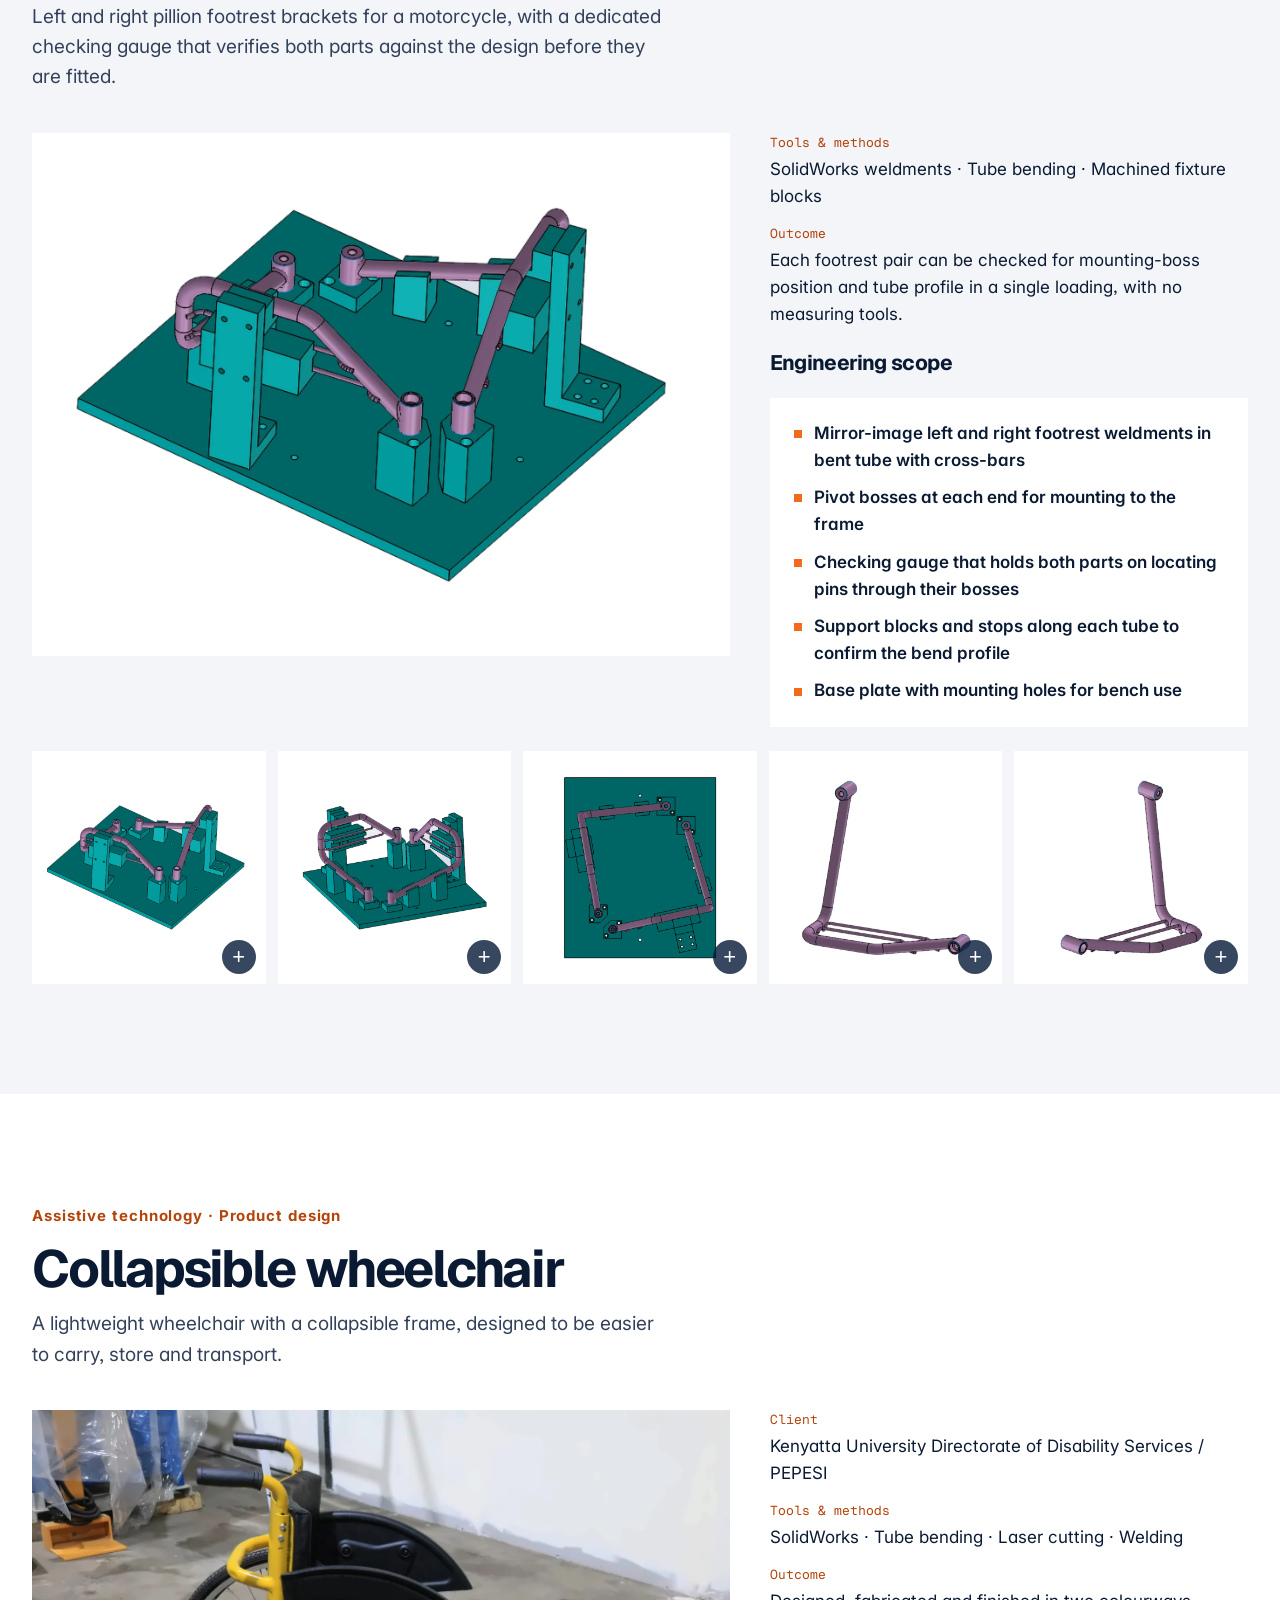
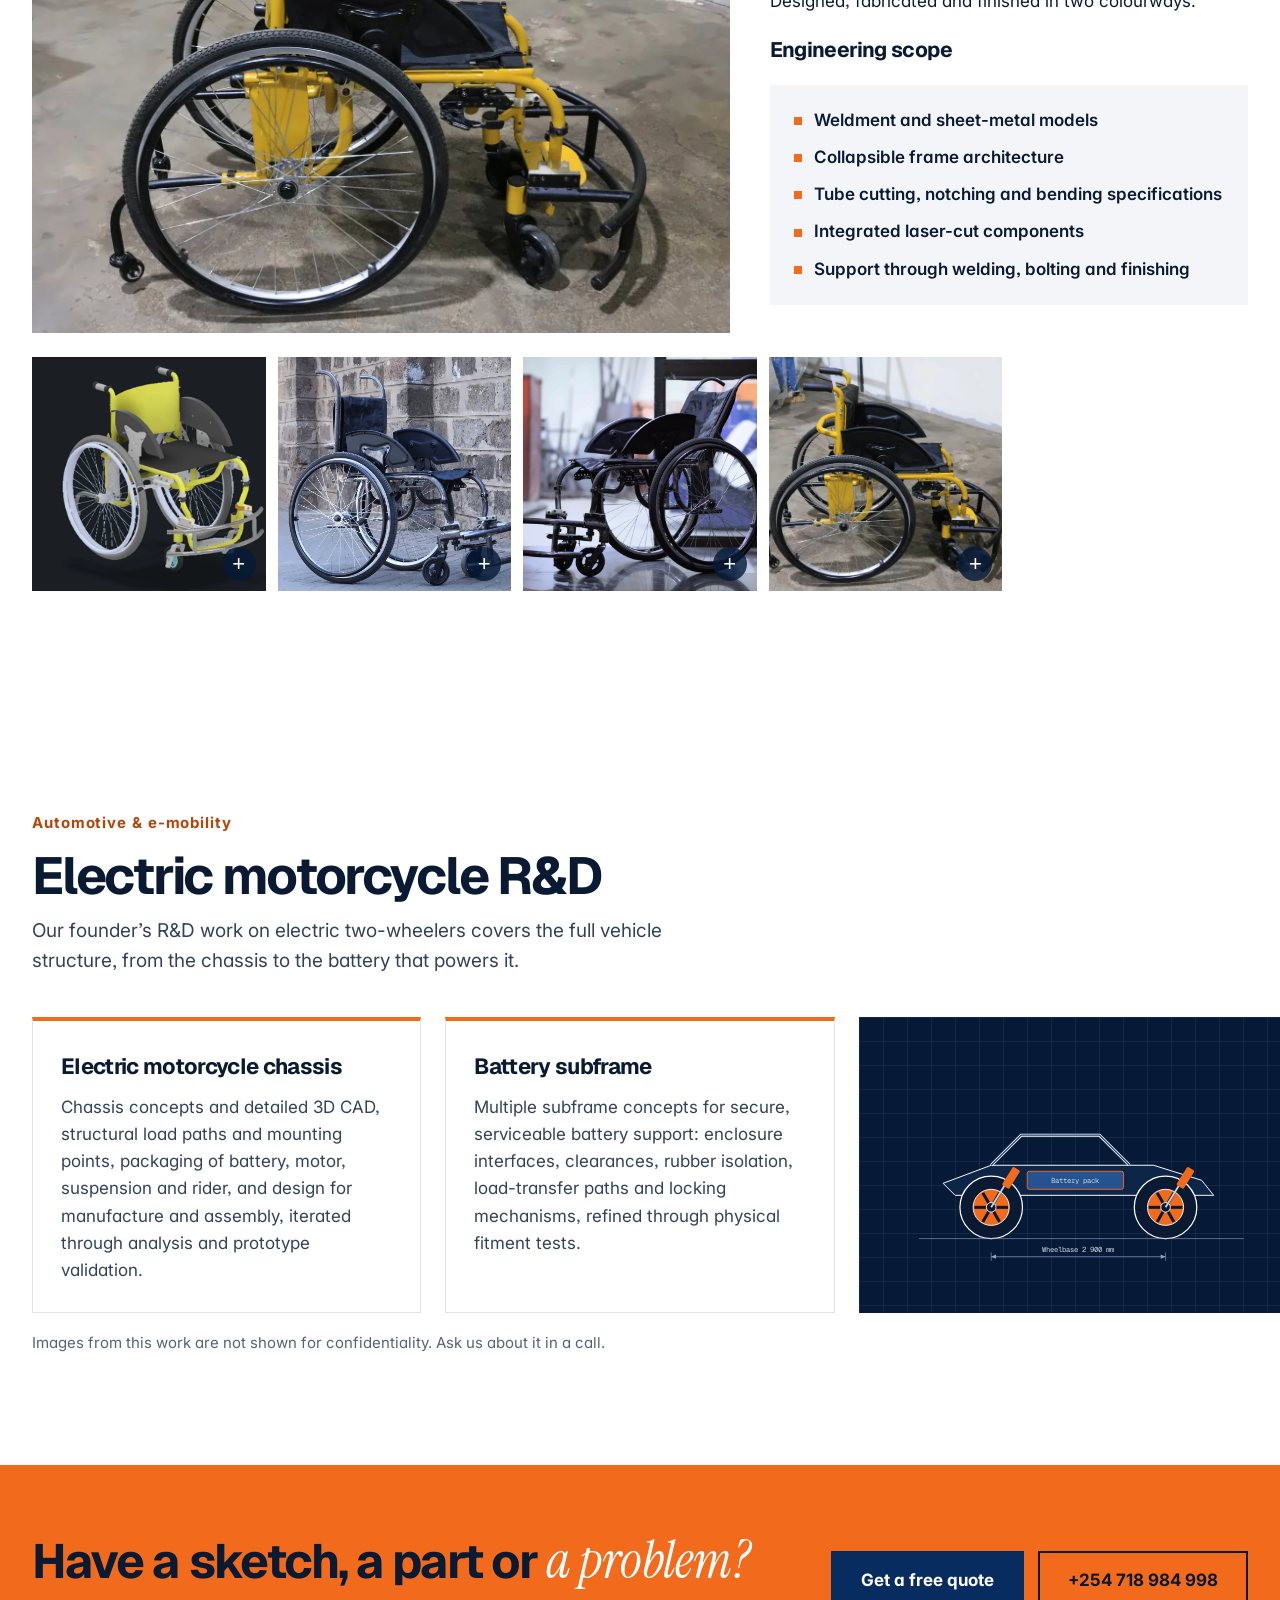
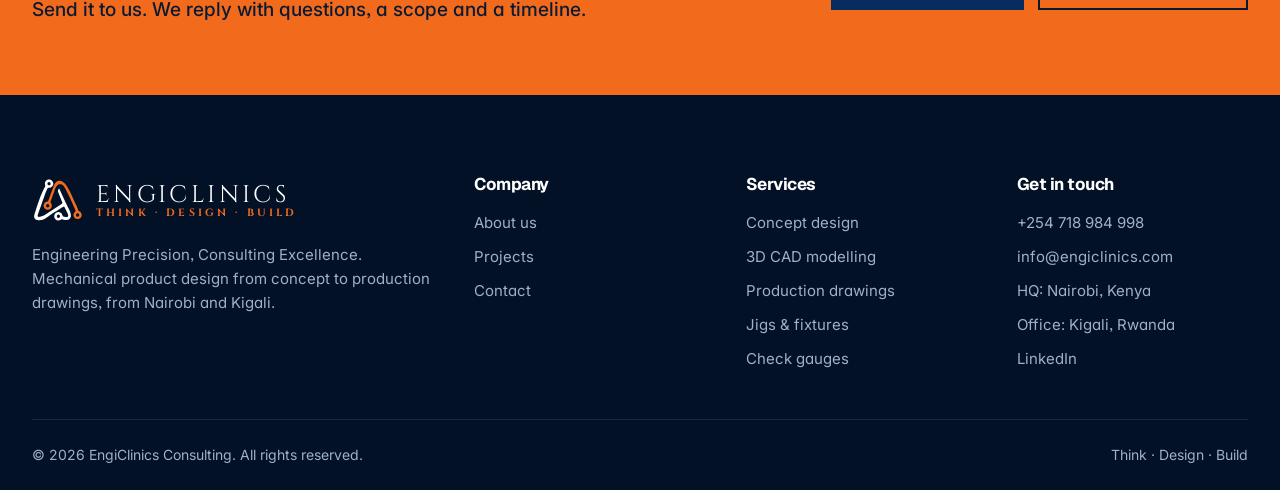
<file: projects.html>
<!DOCTYPE html>
<html lang="en">
<head>
  <meta charset="utf-8">
  <meta name="viewport" content="width=device-width, initial-scale=1">
  <title>Projects | EngiClinics Consulting</title>
  <meta name="description" content="Hybrid CNC machine, BBQ grills and smokers, checking fixtures and gauges, motorcycle fixtures, pillion grab rail and footrests, collapsible wheelchair and electric motorcycle R&D by EngiClinics.">
  <meta property="og:title" content="Projects | EngiClinics Consulting">
  <meta property="og:description" content="Hybrid CNC machine, BBQ grills and smokers, checking fixtures and gauges, motorcycle fixtures, pillion grab rail and footrests, collapsible wheelchair and electric motorcycle R&D by EngiClinics.">
  <meta property="og:image" content="og-image.png">
  <meta property="og:image:width" content="1200">
  <meta property="og:image:height" content="630">
  <meta name="twitter:card" content="summary_large_image">
  <meta name="theme-color" content="#061A38">
  <link rel="manifest" href="site.webmanifest">
  <link rel="icon" type="image/svg+xml" href="logo.svg">
  <link rel="icon" type="image/png" sizes="64x64" href="favicon.png">
  <link rel="apple-touch-icon" href="apple-touch-icon.png">
  <link rel="preload" href="Geist-Variable.woff2" as="font" type="font/woff2" crossorigin>
  <link rel="preload" href="Inter-Variable.woff2" as="font" type="font/woff2" crossorigin>
  <link rel="stylesheet" href="style.css">
  <script type="speculationrules">{"prerender":[{"where":{"href_matches":"/*"},"eagerness":"moderate"}]}</script>
  <script type="application/ld+json">
  {"@context":"https://schema.org","@type":"ProfessionalService","name":"EngiClinics Consulting",
   "slogan":"Think · Design · Build","foundingDate":"2019","description":"Mechanical product design: concept design, 3D CAD, production drawings, jigs, fixtures and check gauges.",
   "telephone":"+254718984998","email":"info@engiclinics.com","openingHours":"Mo-Fr 09:00-17:00","logo":"logo-2048.png",
   "sameAs":["https://www.linkedin.com/company/engiclinicss/"],
   "address":{"@type":"PostalAddress","addressLocality":"Nairobi","addressCountry":"KE"},
   "location":[{"@type":"Place","name":"Headquarters","address":{"@type":"PostalAddress","addressLocality":"Nairobi","addressCountry":"KE"}},
               {"@type":"Place","name":"Rwanda office","address":{"@type":"PostalAddress","addressLocality":"Kigali","addressCountry":"RW"}}],
   "areaServed":["Kenya","Rwanda","East Africa"]}
  </script>
</head>
<body>
<a class="skip" href="#main">Skip to content</a>

<div class="topbar">
  <div class="wrap">
    <div class="group">
      <a href="tel:+254718984998">Call: +254 718 984 998</a>
      <a href="mailto:info@engiclinics.com">Email: info@engiclinics.com</a>
      <span>Nairobi, Kenya (HQ) · Kigali, Rwanda</span>
    </div>
    <a href="https://www.linkedin.com/company/engiclinicss/" target="_blank" rel="noopener">Follow us on LinkedIn</a>
  </div>
</div>

<header class="site-header">
  <div class="wrap">
    <a class="brand" href="index.html" aria-label="EngiClinics Consulting, home">
      <img src="logo.svg" alt="" width="52" height="52">
      <span class="brand-text">
        <span class="brand-name">ENGICLINICS</span>
        <span class="brand-tag">THINK · DESIGN · BUILD</span>
      </span>
    </a>
    <button class="nav-toggle" type="button" aria-expanded="false" aria-controls="site-nav" aria-label="Open menu"><span></span></button>
    <nav class="nav" id="site-nav" aria-label="Main">
      <a href="index.html">Home</a>
      <a href="services.html">Services</a>
      <a href="projects.html" aria-current="page">Projects</a>
      <a href="about.html">About</a>
      <a href="contact.html">Contact</a>
      <a class="btn btn-primary" href="contact.html">Get a quote</a>
    </nav>
  </div>
</header>

<main id="main">

  <section class="page-hero blueprint">
    <div class="wrap">
      <p class="crumbs"><a href="index.html">Home</a> / <span>Projects</span></p>
      <h1 class="h-display">Projects</h1>
      <p class="lead">Selected products our engineers have taken from concept and CAD through fabrication, assembly and validation.</p>
    </div>
  </section>

  <nav class="case-nav" aria-label="Projects on this page">
    <div class="wrap"><a href="#cnc">Hybrid CNC machine</a><a href="#bbq">BBQ grills &amp; smokers</a><a href="#checking-fixtures">Checking fixtures &amp; gauges</a><a href="#moto-stand-fixtures">Centre stand, side stand &amp; step fixtures</a><a href="#pillion-grab-rail">Motorcycle pillion grab rail</a><a href="#pillion-footrests">Pillion footrests &amp; checking gauge</a><a href="#wheelchair">Collapsible wheelchair</a><a href="#emobility">E-mobility R&amp;D</a></div>
  </nav>
  <article class="case" id="cnc" aria-labelledby="cnc-h">
    <div class="wrap">
      <div class="case-head">
        <span class="kicker">Manufacturing · Machine design</span>
        <h2 class="h-display h2" id="cnc-h">Hybrid CNC machine</h2>
        <p class="lead">A transportable CNC machine that combines wood routing and plasma cutting, built from sheet metal with bolted joints so it could be shipped and assembled on site.</p>
      </div>
      <div class="case-body">
        <div class="case-cover"><picture class="photo "><img src="cnc-assembly.webp" alt="Engineers assembling the hybrid CNC router and plasma cutter on site" width="3000" height="1994" loading="lazy" decoding="async"></picture></div>
        <div class="case-facts">
          <dl>
            <div><dt>Client</dt><dd>Kenya Red Cross Society, Lamu</dd></div>
            <div><dt>Tools &amp; methods</dt><dd>SolidWorks · Sheet metal · Welding · Bolted assembly</dd></div>
            <div><dt>Outcome</dt><dd>Delivered and assembled on site in Lamu, giving the client one machine for both timber and metal cutting.</dd></div>
          </dl>
          <h3>Engineering scope</h3>
          <ul class="deliverables"><li>Sheet-metal and mechanical component design</li><li>Design for assembly and transportation</li><li>Structural integrity assessment and FEA</li><li>Fabrication and on-site assembly</li></ul>
          </div>
      </div>
      <div class="gallery"><button class="zoom" type="button" data-full="cnc-render.webp" data-alt="3D CAD render of the hybrid CNC machine with control cabinet" aria-label="View larger: 3D CAD render of the hybrid CNC machine with control cabinet"><picture class="photo "><img src="cnc-render.webp" alt="3D CAD render of the hybrid CNC machine with control cabinet" width="2400" height="1498" loading="lazy" decoding="async"></picture><span class="zoom-icon" aria-hidden="true">+</span></button><button class="zoom" type="button" data-full="cnc-workshop.webp" data-alt="Finished hybrid CNC machine cutting timber in the workshop" aria-label="View larger: Finished hybrid CNC machine cutting timber in the workshop"><picture class="photo "><img src="cnc-workshop.webp" alt="Finished hybrid CNC machine cutting timber in the workshop" width="2400" height="2400" loading="lazy" decoding="async"></picture><span class="zoom-icon" aria-hidden="true">+</span></button><button class="zoom" type="button" data-full="cnc-assembly.webp" data-alt="Engineers assembling the CNC machine on site" aria-label="View larger: Engineers assembling the CNC machine on site"><picture class="photo "><img src="cnc-assembly.webp" alt="Engineers assembling the CNC machine on site" width="3000" height="1994" loading="lazy" decoding="async"></picture><span class="zoom-icon" aria-hidden="true">+</span></button></div>
    </div>
  </article>
  <article class="case alt" id="bbq" aria-labelledby="bbq-h">
    <div class="wrap">
      <div class="case-head">
        <span class="kicker">Food &amp; hospitality · Own product line</span>
        <h2 class="h-display h2" id="bbq-h">BBQ grills &amp; smokers</h2>
        <p class="lead">Our own range of heavy-duty steel cooking equipment: charcoal grill inserts, a vertical smoker cabinet and a wood-fired rocket stove, designed and built in-house.</p>
      </div>
      <div class="case-body">
        <div class="case-cover"><picture class="photo "><img src="bbq-grill-ribs.webp" alt="Ribs and lamb cooking on an EngiClinics charcoal grill insert with laser-cut grates" width="1440" height="1190" loading="lazy" decoding="async"></picture></div>
        <div class="case-facts">
          <dl>
            
            <div><dt>Tools &amp; methods</dt><dd>SolidWorks · Laser cutting · Sheet-metal bending · Welding</dd></div>
            <div><dt>Outcome</dt><dd>Finished products in regular use, cooking everything from slow-smoked ribs to seared steaks.</dd></div>
          </dl>
          <h3>Engineering scope</h3>
          <ul class="deliverables"><li>Charcoal grill inserts with laser-cut slotted grates</li><li>Vertical smoker with three removable laser-cut racks, firebox, rotary air vent, thermometer ports and chimney</li><li>Wood-fired rocket stove with angled fuel chute, ash tray and timber handles</li><li>Heavy steel plate construction, welded and bolted, on lockable castor wheels</li></ul>
          </div>
      </div>
      <div class="gallery"><button class="zoom" type="button" data-full="bbq-grill-ribs.webp" data-alt="Ribs and lamb cooking on an EngiClinics charcoal grill insert with laser-cut grates" aria-label="View larger: Ribs and lamb cooking on an EngiClinics charcoal grill insert with laser-cut grates"><picture class="photo "><img src="bbq-grill-ribs.webp" alt="Ribs and lamb cooking on an EngiClinics charcoal grill insert with laser-cut grates" width="1440" height="1190" loading="lazy" decoding="async"></picture><span class="zoom-icon" aria-hidden="true">+</span></button><button class="zoom" type="button" data-full="bbq-grill-steak.webp" data-alt="T-bone steak and courgettes on the charcoal grill insert over glowing coals" aria-label="View larger: T-bone steak and courgettes on the charcoal grill insert over glowing coals"><picture class="photo "><img src="bbq-grill-steak.webp" alt="T-bone steak and courgettes on the charcoal grill insert over glowing coals" width="1536" height="2048" loading="lazy" decoding="async"></picture><span class="zoom-icon" aria-hidden="true">+</span></button><button class="zoom" type="button" data-full="bbq-smoker.webp" data-alt="Vertical smoker cabinet with door open and three racks" aria-label="View larger: Vertical smoker cabinet with door open and three racks"><picture class="photo "><img src="bbq-smoker.webp" alt="Vertical smoker cabinet with door open and three racks" width="1440" height="1914" loading="lazy" decoding="async"></picture><span class="zoom-icon" aria-hidden="true">+</span></button><button class="zoom" type="button" data-full="bbq-smoker-racks.webp" data-alt="Smoker during fabrication with laser-cut racks pulled out" aria-label="View larger: Smoker during fabrication with laser-cut racks pulled out"><picture class="photo "><img src="bbq-smoker-racks.webp" alt="Smoker during fabrication with laser-cut racks pulled out" width="1440" height="1914" loading="lazy" decoding="async"></picture><span class="zoom-icon" aria-hidden="true">+</span></button><button class="zoom" type="button" data-full="bbq-rocket-stove.webp" data-alt="Wood-fired rocket stove with timber handles and angled fuel chute" aria-label="View larger: Wood-fired rocket stove with timber handles and angled fuel chute"><picture class="photo "><img src="bbq-rocket-stove.webp" alt="Wood-fired rocket stove with timber handles and angled fuel chute" width="1536" height="2048" loading="lazy" decoding="async"></picture><span class="zoom-icon" aria-hidden="true">+</span></button></div>
    </div>
  </article>
  <article class="case" id="checking-fixtures" aria-labelledby="checking-fixtures-h">
    <div class="wrap">
      <div class="case-head">
        <span class="kicker">Quality · Jigs, fixtures &amp; gauges</span>
        <h2 class="h-display h2" id="checking-fixtures-h">Checking fixtures &amp; gauges</h2>
        <p class="lead">A checking fixture for a formed tube and a check gauge for a moulded part, so every production part can be verified against the design in seconds.</p>
      </div>
      <div class="case-body">
        <div class="case-cover"><picture class="photo cad"><img src="fixture-tube-iso.webp" alt="3D CAD model of a tube checking fixture with clamps, locating pins and colour-coded check blocks" width="2400" height="1817" loading="lazy" decoding="async"></picture></div>
        <div class="case-facts">
          <dl>
            
            <div><dt>Tools &amp; methods</dt><dd>SolidWorks · Machined steel and aluminium · Standard toggle clamps</dd></div>
            <div><dt>Outcome</dt><dd>Operators can load a part, clamp it and see at a glance whether it is within tolerance, without measuring tools.</dd></div>
          </dl>
          <h3>Engineering scope</h3>
          <ul class="deliverables"><li>Tube checking fixture on a machined base plate with levelling feet</li><li>End supports with locating pins and a toggle clamp to hold the tube in its checked position</li><li>Colour-coded datum and check blocks along the bend profile</li><li>Part check gauge: nest block with locating pins on a footed base plate</li><li>Full 3D CAD assemblies ready for machining and inspection</li></ul>
          </div>
      </div>
      <div class="gallery"><button class="zoom" type="button" data-full="fixture-tube-iso.webp" data-alt="Tube checking fixture, isometric view" aria-label="View larger: Tube checking fixture, isometric view"><picture class="photo cad"><img src="fixture-tube-iso.webp" alt="Tube checking fixture, isometric view" width="2400" height="1817" loading="lazy" decoding="async"></picture><span class="zoom-icon" aria-hidden="true">+</span></button><button class="zoom" type="button" data-full="fixture-tube-top.webp" data-alt="Tube checking fixture, top view showing the bend profile and check blocks" aria-label="View larger: Tube checking fixture, top view showing the bend profile and check blocks"><picture class="photo cad"><img src="fixture-tube-top.webp" alt="Tube checking fixture, top view showing the bend profile and check blocks" width="2400" height="1404" loading="lazy" decoding="async"></picture><span class="zoom-icon" aria-hidden="true">+</span></button><button class="zoom" type="button" data-full="fixture-tube-side.webp" data-alt="Tube checking fixture, side view with toggle clamp" aria-label="View larger: Tube checking fixture, side view with toggle clamp"><picture class="photo cad"><img src="fixture-tube-side.webp" alt="Tube checking fixture, side view with toggle clamp" width="2400" height="1141" loading="lazy" decoding="async"></picture><span class="zoom-icon" aria-hidden="true">+</span></button><button class="zoom" type="button" data-full="gauge-part-iso.webp" data-alt="Check gauge for a moulded part, isometric view" aria-label="View larger: Check gauge for a moulded part, isometric view"><picture class="photo cad"><img src="gauge-part-iso.webp" alt="Check gauge for a moulded part, isometric view" width="2400" height="1523" loading="lazy" decoding="async"></picture><span class="zoom-icon" aria-hidden="true">+</span></button><button class="zoom" type="button" data-full="gauge-part-top.webp" data-alt="Check gauge, top view showing locating pins" aria-label="View larger: Check gauge, top view showing locating pins"><picture class="photo cad"><img src="gauge-part-top.webp" alt="Check gauge, top view showing locating pins" width="2400" height="2396" loading="lazy" decoding="async"></picture><span class="zoom-icon" aria-hidden="true">+</span></button><button class="zoom" type="button" data-full="gauge-part-front.webp" data-alt="Check gauge, front view" aria-label="View larger: Check gauge, front view"><picture class="photo cad"><img src="gauge-part-front.webp" alt="Check gauge, front view" width="2400" height="1461" loading="lazy" decoding="async"></picture><span class="zoom-icon" aria-hidden="true">+</span></button></div>
    </div>
  </article>
  <section class="group-banner blueprint" aria-label="Motorcycle components">
    <div class="wrap">
      <span class="kicker">Motorcycle components</span>
      <h2 class="h-display h2">Engineering for <em class="accent">two-wheelers</em></h2>
      <p class="lead">From stands and footsteps to grab rails and footrests, we design motorcycle parts and the fixtures and gauges that make them right every time. Our founder’s electric motorcycle R&amp;D is covered further down this page.</p>
    </div>
  </section>
  <article class="case alt" id="moto-stand-fixtures" aria-labelledby="moto-stand-fixtures-h">
    <div class="wrap">
      <div class="case-head">
        <span class="kicker">Automotive &amp; e-mobility · Jigs &amp; fixtures</span>
        <h2 class="h-display h2" id="moto-stand-fixtures-h">Centre stand, side stand &amp; step fixtures</h2>
        <p class="lead">Dedicated fixtures for three motorcycle parts: the centre stand, the side stand and the rear right-hand footstep. Each one locates the part on the same datums every time, so production stays consistent.</p>
      </div>
      <div class="case-body">
        <div class="case-cover"><picture class="photo "><img src="centre-stand-iso.webp" alt="3D CAD model of a motorcycle centre stand fixture with the green A-frame stand held on locating blocks" width="2400" height="2108" loading="lazy" decoding="async"></picture></div>
        <div class="case-facts">
          <dl>
            
            <div><dt>Tools &amp; methods</dt><dd>3D CAD · Machined steel locators · Bolted modular blocks</dd></div>
            <div><dt>Outcome</dt><dd>Repeatable part location for three high-volume motorcycle components, from one consistent fixture design approach.</dd></div>
          </dl>
          <h3>Engineering scope</h3>
          <ul class="deliverables"><li>Centre stand fixture: locating pins, V-blocks and support towers for the A-frame and its pivot tube</li><li>Side stand fixture: end stops, a centre locator and a pivot pin holding the stand leg in position</li><li>Rear RH step fixture: tall support columns and pivot pins locating the bracket and footstep loop</li><li>Modular steel blocks bolted to flat base plates for easy adjustment and repair</li><li>Full 3D assemblies with each part modelled in place</li></ul>
          </div>
      </div>
      <div class="gallery"><button class="zoom" type="button" data-full="centre-stand-iso.webp" data-alt="Centre stand fixture with the part loaded" aria-label="View larger: Centre stand fixture with the part loaded"><picture class="photo "><img src="centre-stand-iso.webp" alt="Centre stand fixture with the part loaded" width="2400" height="2108" loading="lazy" decoding="async"></picture><span class="zoom-icon" aria-hidden="true">+</span></button><button class="zoom" type="button" data-full="centre-stand-top.webp" data-alt="Centre stand fixture, top view" aria-label="View larger: Centre stand fixture, top view"><picture class="photo "><img src="centre-stand-top.webp" alt="Centre stand fixture, top view" width="2356" height="2400" loading="lazy" decoding="async"></picture><span class="zoom-icon" aria-hidden="true">+</span></button><button class="zoom" type="button" data-full="centre-stand-empty.webp" data-alt="Centre stand fixture without the part, showing the locators" aria-label="View larger: Centre stand fixture without the part, showing the locators"><picture class="photo "><img src="centre-stand-empty.webp" alt="Centre stand fixture without the part, showing the locators" width="2400" height="2390" loading="lazy" decoding="async"></picture><span class="zoom-icon" aria-hidden="true">+</span></button><button class="zoom" type="button" data-full="side-stand-iso.webp" data-alt="Side stand fixture with the stand leg loaded" aria-label="View larger: Side stand fixture with the stand leg loaded"><picture class="photo "><img src="side-stand-iso.webp" alt="Side stand fixture with the stand leg loaded" width="2400" height="1477" loading="lazy" decoding="async"></picture><span class="zoom-icon" aria-hidden="true">+</span></button><button class="zoom" type="button" data-full="side-stand-top.webp" data-alt="Side stand fixture, top view" aria-label="View larger: Side stand fixture, top view"><picture class="photo "><img src="side-stand-top.webp" alt="Side stand fixture, top view" width="2400" height="1371" loading="lazy" decoding="async"></picture><span class="zoom-icon" aria-hidden="true">+</span></button><button class="zoom" type="button" data-full="rear-step-rh.webp" data-alt="Rear right-hand footstep fixture" aria-label="View larger: Rear right-hand footstep fixture"><picture class="photo "><img src="rear-step-rh.webp" alt="Rear right-hand footstep fixture" width="2151" height="2400" loading="lazy" decoding="async"></picture><span class="zoom-icon" aria-hidden="true">+</span></button></div>
    </div>
  </article>
  <article class="case" id="pillion-grab-rail" aria-labelledby="pillion-grab-rail-h">
    <div class="wrap">
      <div class="case-head">
        <span class="kicker">Automotive &amp; e-mobility · Weldment design</span>
        <h2 class="h-display h2" id="pillion-grab-rail-h">Motorcycle pillion grab rail</h2>
        <p class="lead">A tubular steel pillion grab rail and rear carrier for a motorcycle, giving the passenger a secure hand-hold and the rider a compact luggage platform.</p>
      </div>
      <div class="case-body">
        <div class="case-cover"><picture class="photo cad"><img src="pillion-iso.webp" alt="3D CAD model of a tubular steel motorcycle pillion grab rail with rear carrier plate" width="2400" height="1514" loading="lazy" decoding="async"></picture></div>
        <div class="case-facts">
          <dl>
            
            <div><dt>Tools &amp; methods</dt><dd>SolidWorks weldments · Tube bending · Laser cutting · Welding</dd></div>
            <div><dt>Outcome</dt><dd>A clean, manufacturable weldment ready for tube bending, laser-cut plate and welding.</dd></div>
          </dl>
          <h3>Engineering scope</h3>
          <ul class="deliverables"><li>Bent-tube frame modelled as a weldment with cut list</li><li>Integrated carrier plate with four slotted lightening openings</li><li>Welded mounting brackets and slotted front lugs for the subframe</li><li>Fastener positions and clearances checked in the full assembly</li></ul>
          </div>
      </div>
      <div class="gallery"><button class="zoom" type="button" data-full="pillion-iso.webp" data-alt="Pillion grab rail, isometric view" aria-label="View larger: Pillion grab rail, isometric view"><picture class="photo cad"><img src="pillion-iso.webp" alt="Pillion grab rail, isometric view" width="2400" height="1514" loading="lazy" decoding="async"></picture><span class="zoom-icon" aria-hidden="true">+</span></button><button class="zoom" type="button" data-full="pillion-top.webp" data-alt="Pillion grab rail, top view showing the carrier plate and slotted openings" aria-label="View larger: Pillion grab rail, top view showing the carrier plate and slotted openings"><picture class="photo cad"><img src="pillion-top.webp" alt="Pillion grab rail, top view showing the carrier plate and slotted openings" width="2400" height="1576" loading="lazy" decoding="async"></picture><span class="zoom-icon" aria-hidden="true">+</span></button><button class="zoom" type="button" data-full="pillion-side.webp" data-alt="Pillion grab rail, side view with mounting brackets" aria-label="View larger: Pillion grab rail, side view with mounting brackets"><picture class="photo cad"><img src="pillion-side.webp" alt="Pillion grab rail, side view with mounting brackets" width="2400" height="892" loading="lazy" decoding="async"></picture><span class="zoom-icon" aria-hidden="true">+</span></button></div>
    </div>
  </article>
  <article class="case alt" id="pillion-footrests" aria-labelledby="pillion-footrests-h">
    <div class="wrap">
      <div class="case-head">
        <span class="kicker">Automotive &amp; e-mobility · Quality</span>
        <h2 class="h-display h2" id="pillion-footrests-h">Pillion footrests &amp; checking gauge</h2>
        <p class="lead">Left and right pillion footrest brackets for a motorcycle, with a dedicated checking gauge that verifies both parts against the design before they are fitted.</p>
      </div>
      <div class="case-body">
        <div class="case-cover"><picture class="photo cad"><img src="footrest-gauge-iso2.webp" alt="3D CAD model of a checking gauge holding left and right motorcycle pillion footrests" width="2400" height="1728" loading="lazy" decoding="async"></picture></div>
        <div class="case-facts">
          <dl>
            
            <div><dt>Tools &amp; methods</dt><dd>SolidWorks weldments · Tube bending · Machined fixture blocks</dd></div>
            <div><dt>Outcome</dt><dd>Each footrest pair can be checked for mounting-boss position and tube profile in a single loading, with no measuring tools.</dd></div>
          </dl>
          <h3>Engineering scope</h3>
          <ul class="deliverables"><li>Mirror-image left and right footrest weldments in bent tube with cross-bars</li><li>Pivot bosses at each end for mounting to the frame</li><li>Checking gauge that holds both parts on locating pins through their bosses</li><li>Support blocks and stops along each tube to confirm the bend profile</li><li>Base plate with mounting holes for bench use</li></ul>
          </div>
      </div>
      <div class="gallery"><button class="zoom" type="button" data-full="footrest-gauge-iso2.webp" data-alt="Footrest checking gauge with both parts loaded" aria-label="View larger: Footrest checking gauge with both parts loaded"><picture class="photo cad"><img src="footrest-gauge-iso2.webp" alt="Footrest checking gauge with both parts loaded" width="2400" height="1728" loading="lazy" decoding="async"></picture><span class="zoom-icon" aria-hidden="true">+</span></button><button class="zoom" type="button" data-full="footrest-gauge-iso.webp" data-alt="Footrest checking gauge, second isometric view" aria-label="View larger: Footrest checking gauge, second isometric view"><picture class="photo cad"><img src="footrest-gauge-iso.webp" alt="Footrest checking gauge, second isometric view" width="2400" height="1774" loading="lazy" decoding="async"></picture><span class="zoom-icon" aria-hidden="true">+</span></button><button class="zoom" type="button" data-full="footrest-gauge-top.webp" data-alt="Footrest checking gauge, top view" aria-label="View larger: Footrest checking gauge, top view"><picture class="photo cad"><img src="footrest-gauge-top.webp" alt="Footrest checking gauge, top view" width="2103" height="2400" loading="lazy" decoding="async"></picture><span class="zoom-icon" aria-hidden="true">+</span></button><button class="zoom" type="button" data-full="footrest-left.webp" data-alt="Left pillion footrest weldment" aria-label="View larger: Left pillion footrest weldment"><picture class="photo cad"><img src="footrest-left.webp" alt="Left pillion footrest weldment" width="2345" height="2400" loading="lazy" decoding="async"></picture><span class="zoom-icon" aria-hidden="true">+</span></button><button class="zoom" type="button" data-full="footrest-right.webp" data-alt="Right pillion footrest weldment" aria-label="View larger: Right pillion footrest weldment"><picture class="photo cad"><img src="footrest-right.webp" alt="Right pillion footrest weldment" width="2053" height="2400" loading="lazy" decoding="async"></picture><span class="zoom-icon" aria-hidden="true">+</span></button></div>
    </div>
  </article>
  <article class="case" id="wheelchair" aria-labelledby="wheelchair-h">
    <div class="wrap">
      <div class="case-head">
        <span class="kicker">Assistive technology · Product design</span>
        <h2 class="h-display h2" id="wheelchair-h">Collapsible wheelchair</h2>
        <p class="lead">A lightweight wheelchair with a collapsible frame, designed to be easier to carry, store and transport.</p>
      </div>
      <div class="case-body">
        <div class="case-cover"><picture class="photo "><img src="wheelchair-yellow.webp" alt="Finished collapsible wheelchair with a yellow frame" width="2400" height="1600" loading="lazy" decoding="async"></picture></div>
        <div class="case-facts">
          <dl>
            <div><dt>Client</dt><dd>Kenyatta University Directorate of Disability Services / PEPESI</dd></div>
            <div><dt>Tools &amp; methods</dt><dd>SolidWorks · Tube bending · Laser cutting · Welding</dd></div>
            <div><dt>Outcome</dt><dd>Designed, fabricated and finished in two colourways.</dd></div>
          </dl>
          <h3>Engineering scope</h3>
          <ul class="deliverables"><li>Weldment and sheet-metal models</li><li>Collapsible frame architecture</li><li>Tube cutting, notching and bending specifications</li><li>Integrated laser-cut components</li><li>Support through welding, bolting and finishing</li></ul>
          </div>
      </div>
      <div class="gallery"><button class="zoom" type="button" data-full="wheelchair-render.webp" data-alt="3D CAD render of the collapsible wheelchair" aria-label="View larger: 3D CAD render of the collapsible wheelchair"><picture class="photo "><img src="wheelchair-render.webp" alt="3D CAD render of the collapsible wheelchair" width="2400" height="1850" loading="lazy" decoding="async"></picture><span class="zoom-icon" aria-hidden="true">+</span></button><button class="zoom" type="button" data-full="wheelchair-studio.webp" data-alt="Black collapsible wheelchair photographed against a stone wall" aria-label="View larger: Black collapsible wheelchair photographed against a stone wall"><picture class="photo "><img src="wheelchair-studio.webp" alt="Black collapsible wheelchair photographed against a stone wall" width="2400" height="1348" loading="lazy" decoding="async"></picture><span class="zoom-icon" aria-hidden="true">+</span></button><button class="zoom" type="button" data-full="wheelchair-black.webp" data-alt="Side view of the black collapsible wheelchair" aria-label="View larger: Side view of the black collapsible wheelchair"><picture class="photo "><img src="wheelchair-black.webp" alt="Side view of the black collapsible wheelchair" width="2400" height="2100" loading="lazy" decoding="async"></picture><span class="zoom-icon" aria-hidden="true">+</span></button><button class="zoom" type="button" data-full="wheelchair-yellow.webp" data-alt="Yellow-frame collapsible wheelchair in the workshop" aria-label="View larger: Yellow-frame collapsible wheelchair in the workshop"><picture class="photo "><img src="wheelchair-yellow.webp" alt="Yellow-frame collapsible wheelchair in the workshop" width="2400" height="1600" loading="lazy" decoding="async"></picture><span class="zoom-icon" aria-hidden="true">+</span></button></div>
    </div>
  </article>
  <section class="case" id="emobility" aria-labelledby="emob-h">
    <div class="wrap">
      <div class="case-head">
        <span class="kicker">Automotive &amp; e-mobility</span>
        <h2 class="h-display h2" id="emob-h">Electric motorcycle R&amp;D</h2>
        <p class="lead">Our founder’s R&amp;D work on electric two-wheelers covers the full vehicle structure, from the chassis to the battery that powers it.</p>
      </div>
      <div class="emob-grid"><div class="emob-item"><h3>Electric motorcycle chassis</h3><p>Chassis concepts and detailed 3D CAD, structural load paths and mounting points, packaging of battery, motor, suspension and rider, and design for manufacture and assembly, iterated through analysis and prototype validation.</p></div><div class="emob-item"><h3>Battery subframe</h3><p>Multiple subframe concepts for secure, serviceable battery support: enclosure interfaces, clearances, rubber isolation, load-transfer paths and locking mechanisms, refined through physical fitment tests.</p></div><figure class="illo blueprint "><svg viewBox="0 0 600 400" width="100%" height="100%" preserveAspectRatio="xMidYMid meet" role="img" aria-label="Side view of an electric vehicle chassis with battery pack, wheels and coil-over suspension" xmlns="http://www.w3.org/2000/svg"><path d="M70 230 L150 200 L420 200 L500 225 L520 250 L90 250 Z" fill="#0D2547" stroke="#FFFFFF" stroke-width="1.6"/><path d="M150 200 L200 150 L330 150 L380 200" fill="none" stroke="#FFFFFF" stroke-width="5"/><path d="M150 200 L200 150 L330 150 L380 200" fill="none" stroke="#183B6E" stroke-width="2"/><rect x="210" y="210" width="160" height="30" rx="3" fill="#24538F" stroke="#F26B1D" stroke-width="1.6"/><text x="290" y="230" font-family="Geist Mono, ui-monospace, Menlo, monospace" font-size="12" fill="#C8D3E3" text-anchor="middle">Battery pack</text><circle cx="150" cy="270" r="52" fill="#0A1A33" stroke="#FFFFFF" stroke-width="2"/><circle cx="150" cy="270" r="30" fill="#F26B1D" stroke="#FFFFFF" stroke-width="1.5"/><path d="M150 270 L178.0 270.0" stroke="#0A1A33" stroke-width="5"/><path d="M150 270 L164.0 294.2" stroke="#0A1A33" stroke-width="5"/><path d="M150 270 L136.0 294.2" stroke="#0A1A33" stroke-width="5"/><path d="M150 270 L122.0 270.0" stroke="#0A1A33" stroke-width="5"/><path d="M150 270 L136.0 245.8" stroke="#0A1A33" stroke-width="5"/><path d="M150 270 L164.0 245.8" stroke="#0A1A33" stroke-width="5"/><circle cx="150" cy="270" r="8" fill="#0A1A33" stroke="#FFFFFF" stroke-width="1.5"/><path d="M150 270 L190 205" stroke="#C8D3E3" stroke-width="3"/><rect x="176" y="203" width="14" height="36" rx="3" fill="#F26B1D" transform="rotate(32 183 221)"/><circle cx="440" cy="270" r="52" fill="#0A1A33" stroke="#FFFFFF" stroke-width="2"/><circle cx="440" cy="270" r="30" fill="#F26B1D" stroke="#FFFFFF" stroke-width="1.5"/><path d="M440 270 L468.0 270.0" stroke="#0A1A33" stroke-width="5"/><path d="M440 270 L454.0 294.2" stroke="#0A1A33" stroke-width="5"/><path d="M440 270 L426.0 294.2" stroke="#0A1A33" stroke-width="5"/><path d="M440 270 L412.0 270.0" stroke="#0A1A33" stroke-width="5"/><path d="M440 270 L426.0 245.8" stroke="#0A1A33" stroke-width="5"/><path d="M440 270 L454.0 245.8" stroke="#0A1A33" stroke-width="5"/><circle cx="440" cy="270" r="8" fill="#0A1A33" stroke="#FFFFFF" stroke-width="1.5"/><path d="M440 270 L480 205" stroke="#C8D3E3" stroke-width="3"/><rect x="466" y="203" width="14" height="36" rx="3" fill="#F26B1D" transform="rotate(32 473 221)"/><path d="M30 322 H570" stroke="#8EA4C4" stroke-width="1"/><path d="M150 352H440M150 345v14M440 345v14" stroke="#8EA4C4" stroke-width="1"/><path d="M150 352l8 -3.5v7zM440 352l-8 -3.5v7z" fill="#8EA4C4"/><text x="295.0" y="344" font-family="Geist Mono, ui-monospace, Menlo, monospace" font-size="12" fill="#C8D3E3" text-anchor="middle">Wheelbase 2 900 mm</text></svg></figure></div>
      <p class="note">Images from this work are not shown for confidentiality. Ask us about it in a call.</p>
    </div>
  </section>

<section class="cta">
  <div class="wrap">
    <div>
      <h2 class="h-display">Have a sketch, a part or <em class="accent">a problem?</em></h2>
      <p>Send it to us. We reply with questions, a scope and a timeline.</p>
    </div>
    <div class="btn-row">
      <a class="btn btn-dark" href="contact.html">Get a free quote</a>
      <a class="btn btn-outline" href="tel:+254718984998">+254 718 984 998</a>
    </div>
  </div>
</section>

</main>
<dialog class="lightbox" id="lightbox" aria-label="Enlarged photo">
  <button class="lb-close" type="button" aria-label="Close">×</button>
  <img alt="">
</dialog>

<footer class="site-footer">
  <div class="wrap">
    <div class="footer-grid">
      <div>
        <a class="footer-brand" href="index.html" aria-label="EngiClinics Consulting, home" style="text-decoration:none">
          <img src="logo-light.svg" alt="" width="52" height="52">
          <span class="brand-text">
            <span class="brand-name">ENGICLINICS</span>
            <span class="brand-tag">THINK · DESIGN · BUILD</span>
          </span>
        </a>
        <p>Engineering Precision, Consulting Excellence. Mechanical product design from concept to production drawings, from Nairobi and Kigali.</p>
      </div>
      <div>
        <h3>Company</h3>
        <a href="about.html">About us</a>
        <a href="projects.html">Projects</a>
        <a href="contact.html">Contact</a>
      </div>
      <div>
        <h3>Services</h3>
        <a href="services.html#concept">Concept design</a>
        <a href="services.html#cad">3D CAD modelling</a>
        <a href="services.html#drawings">Production drawings</a>
        <a href="services.html#fixtures">Jigs &amp; fixtures</a>
        <a href="services.html#gauges">Check gauges</a>
      </div>
      <div>
        <h3>Get in touch</h3>
        <a href="tel:+254718984998">+254 718 984 998</a>
        <a href="mailto:info@engiclinics.com">info@engiclinics.com</a>
        <span>HQ: Nairobi, Kenya</span>
        <span>Office: Kigali, Rwanda</span>
        <a href="https://www.linkedin.com/company/engiclinicss/" target="_blank" rel="noopener">LinkedIn</a>
      </div>
    </div>
    <div class="footer-bottom">
      <span>© <span data-year>2026</span> EngiClinics Consulting. All rights reserved.</span>
      <span>Think · Design · Build</span>
    </div>
  </div>
</footer>

<a class="chat-fab" href="https://wa.me/254718984998" target="_blank" rel="noopener" aria-label="Chat with us on WhatsApp">
  <svg width="24" height="24" viewBox="0 0 24 24" fill="none" stroke="currentColor" stroke-width="2" aria-hidden="true"><path d="M4 20l1.3-4A8 8 0 1112 20a8 8 0 01-4-1.1z"/></svg>
  <span>Chat with us</span>
</a>

<script src="main.js"></script>
</body>
</html>
</file>
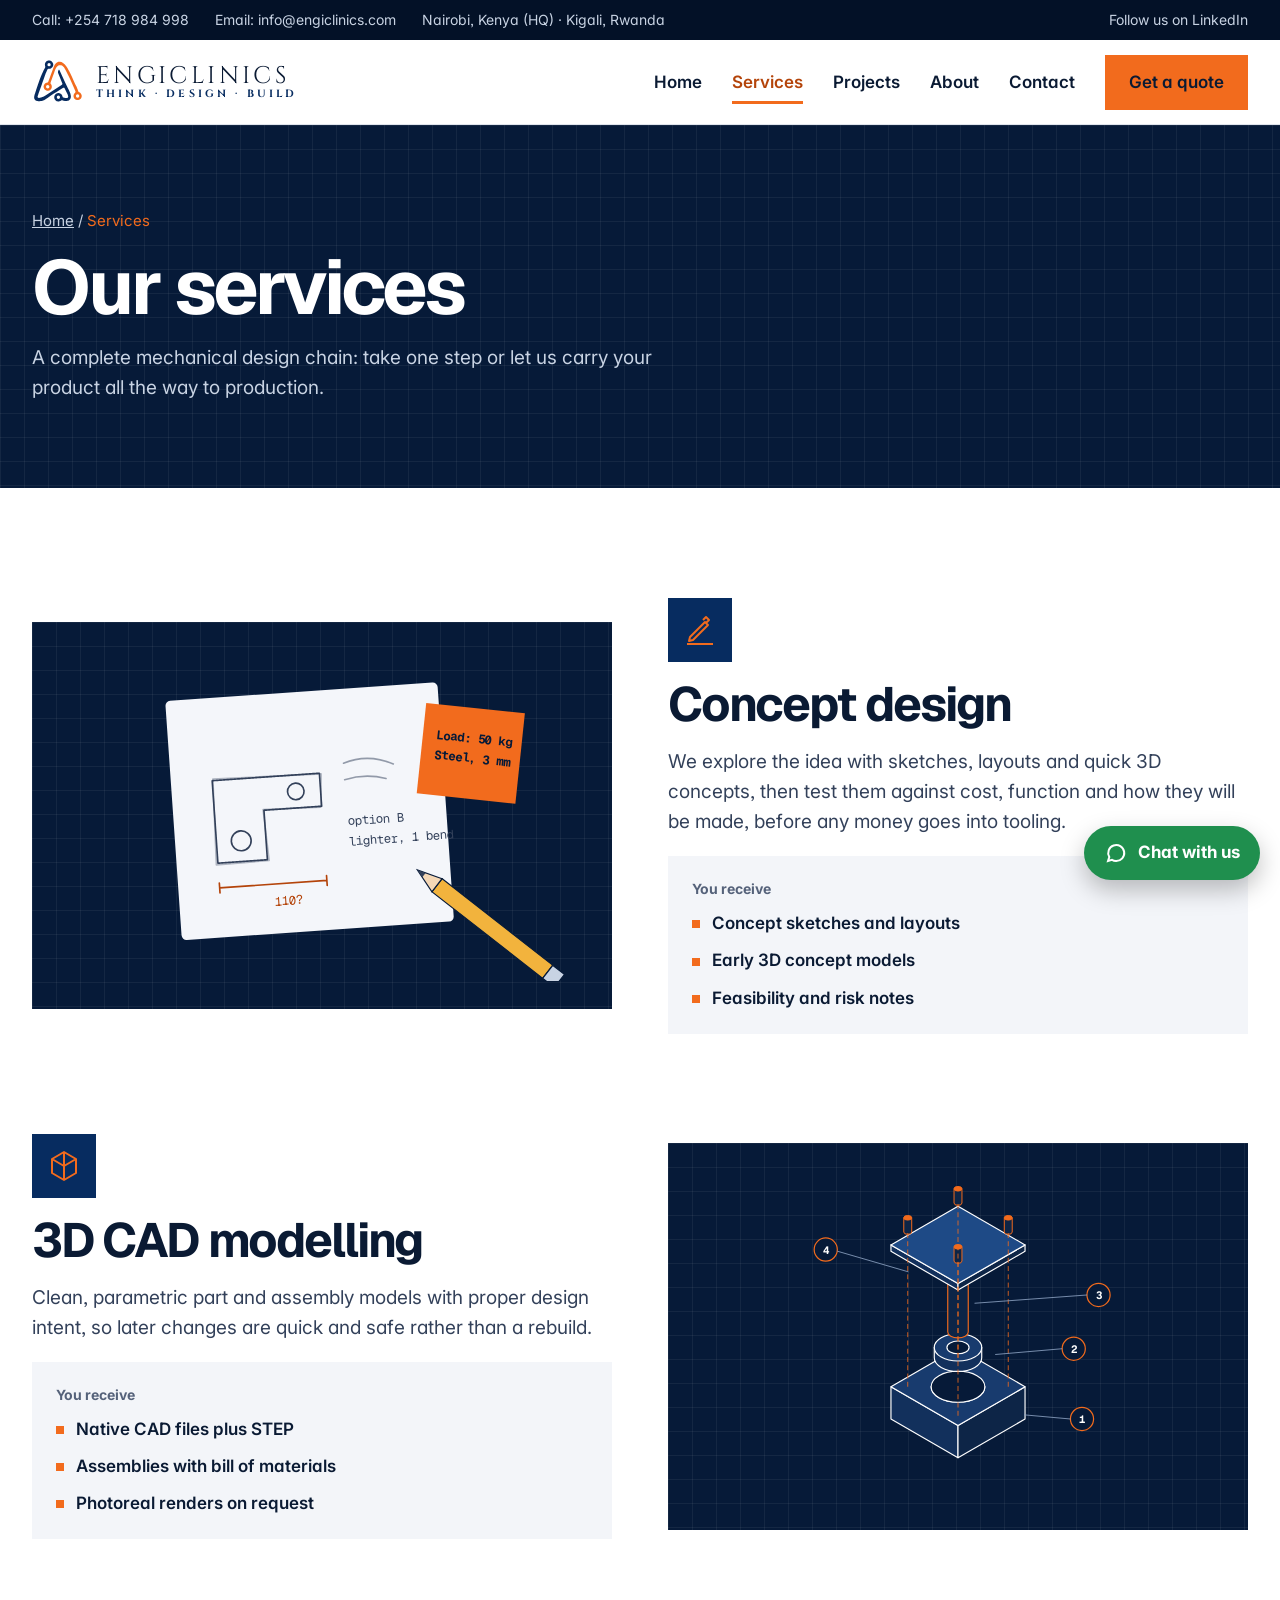
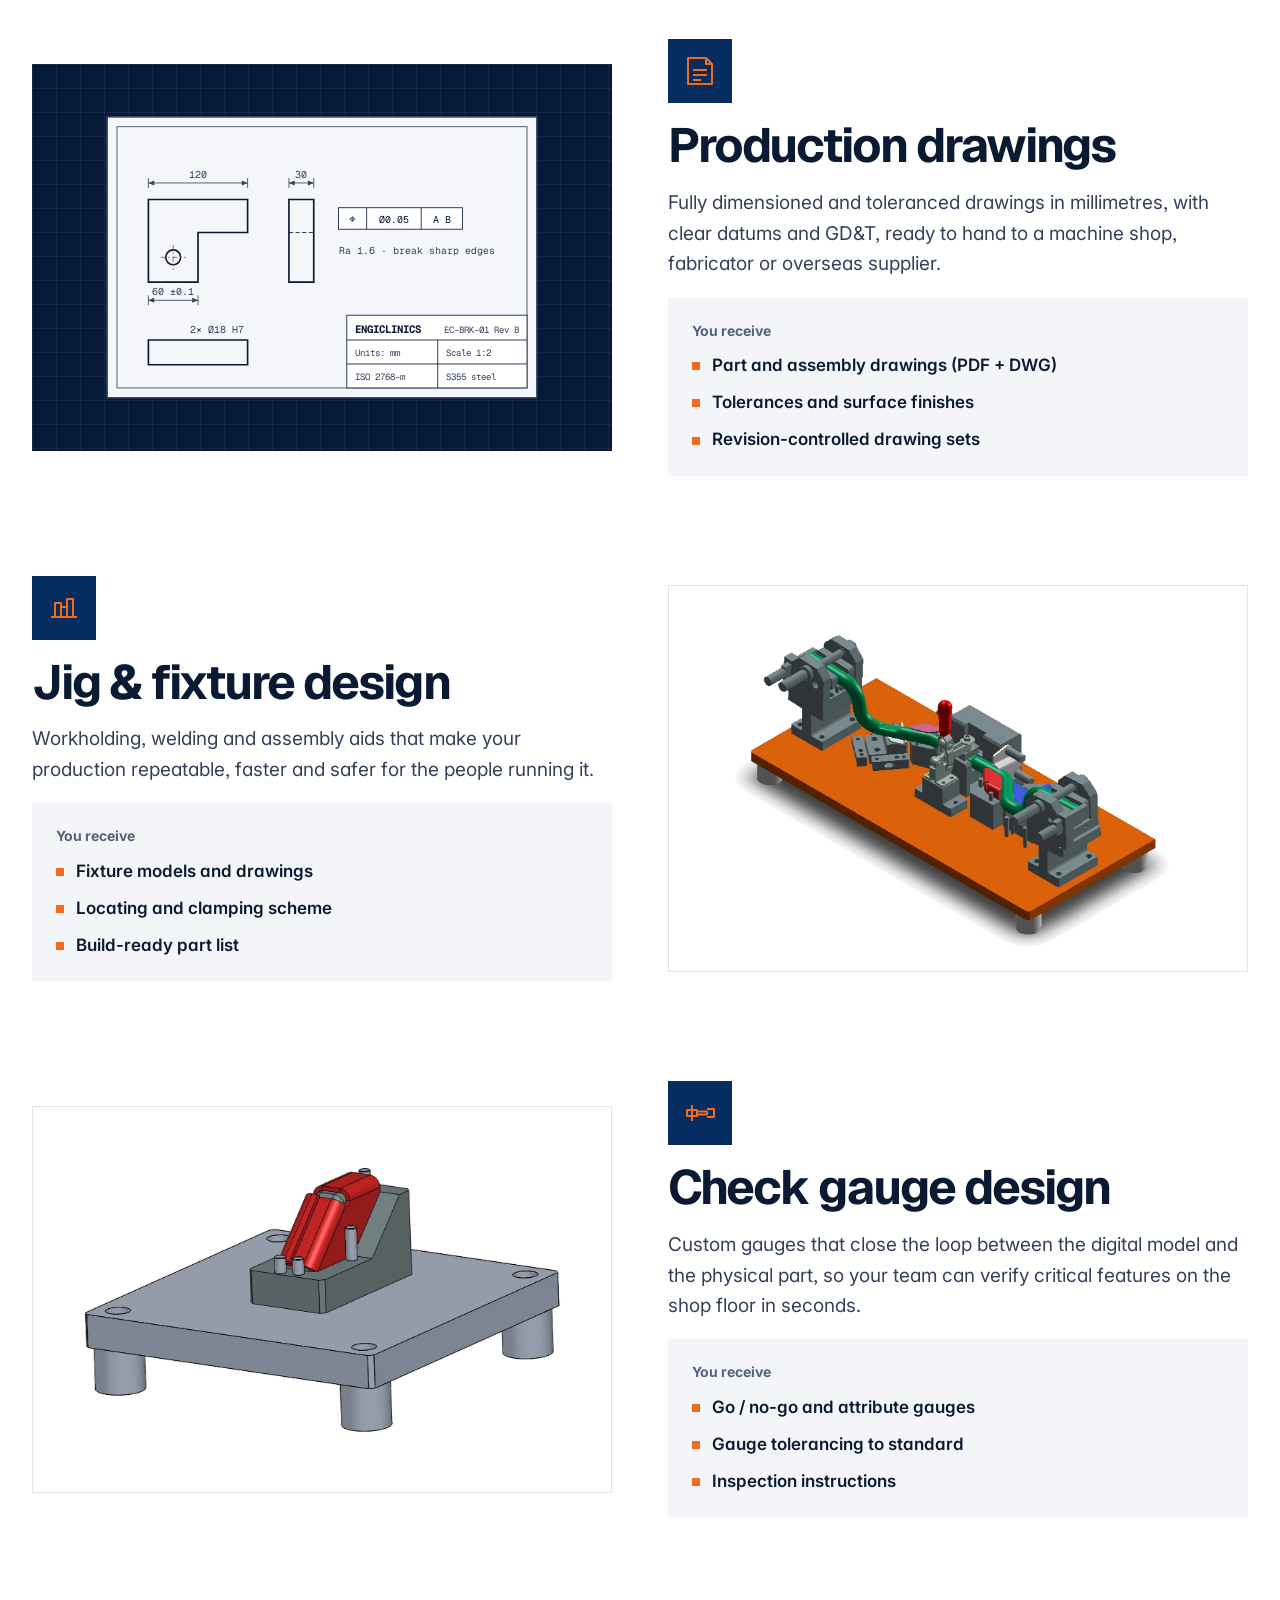
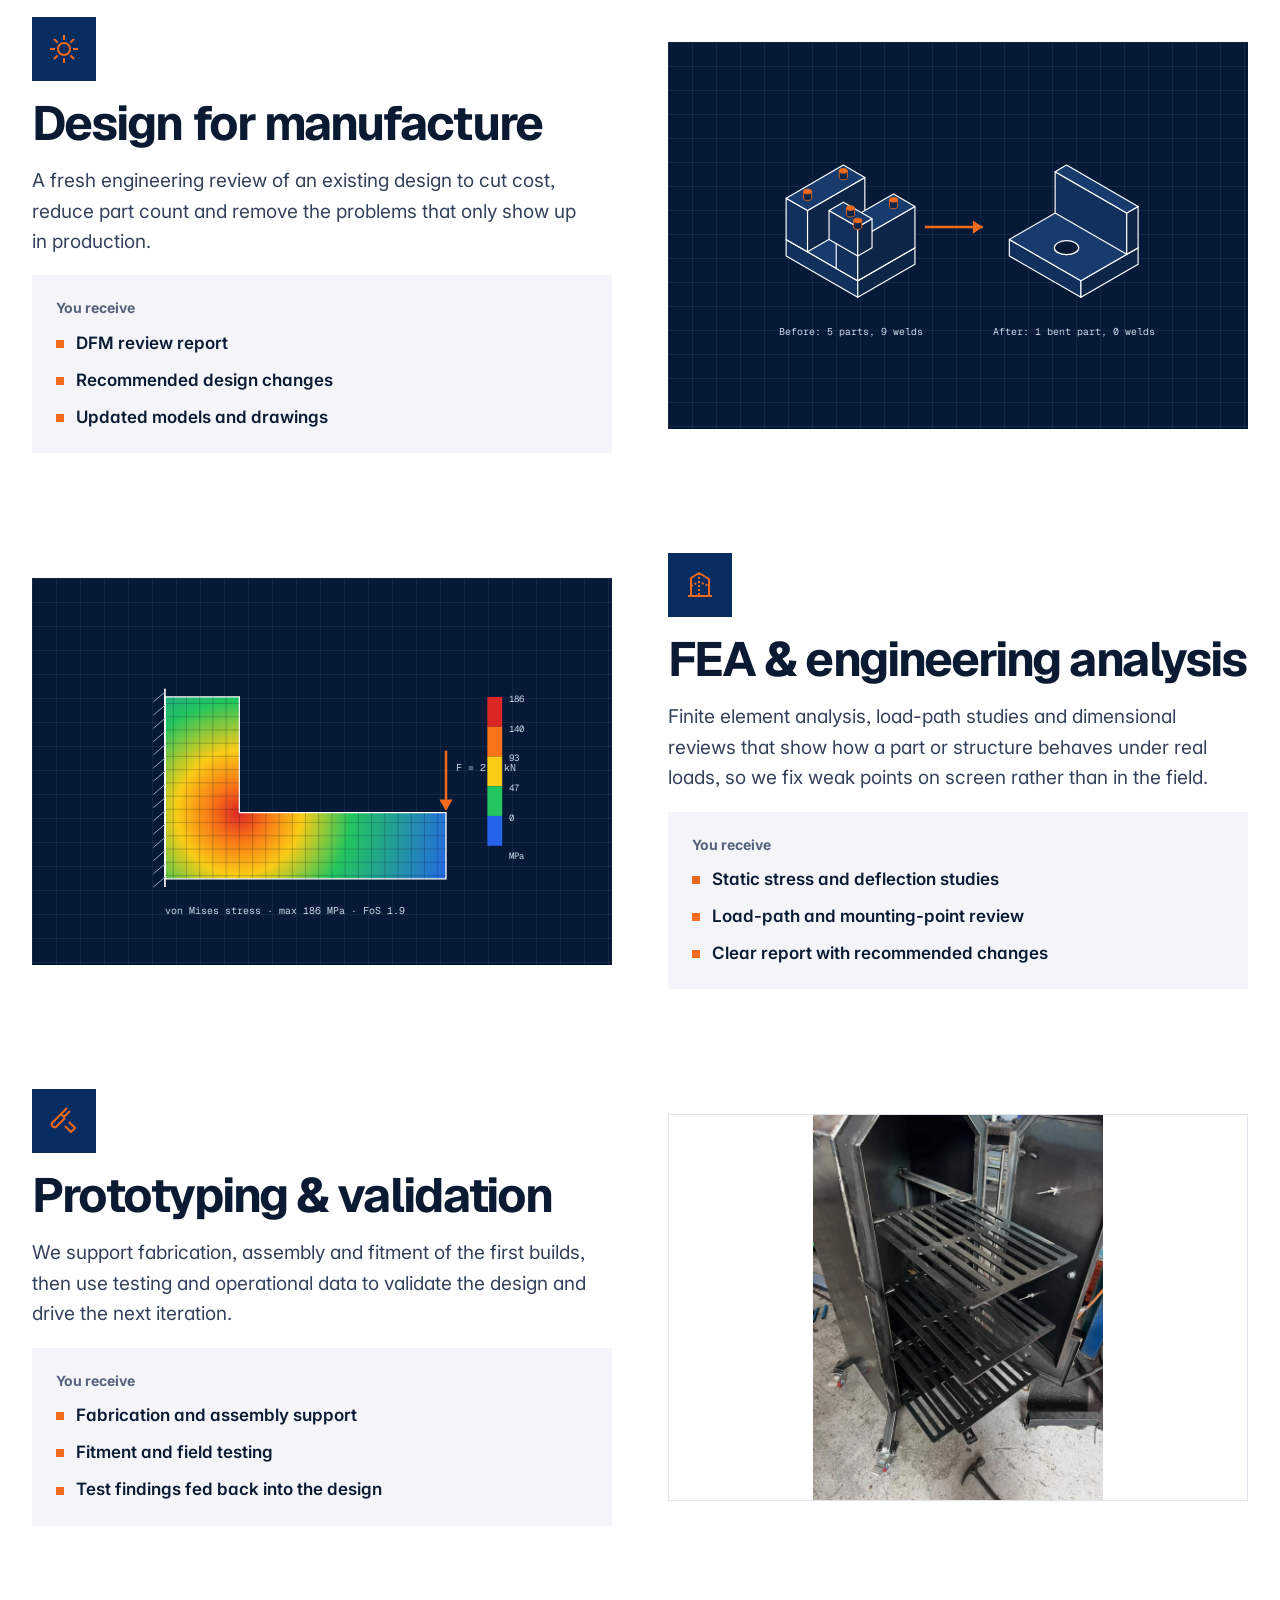
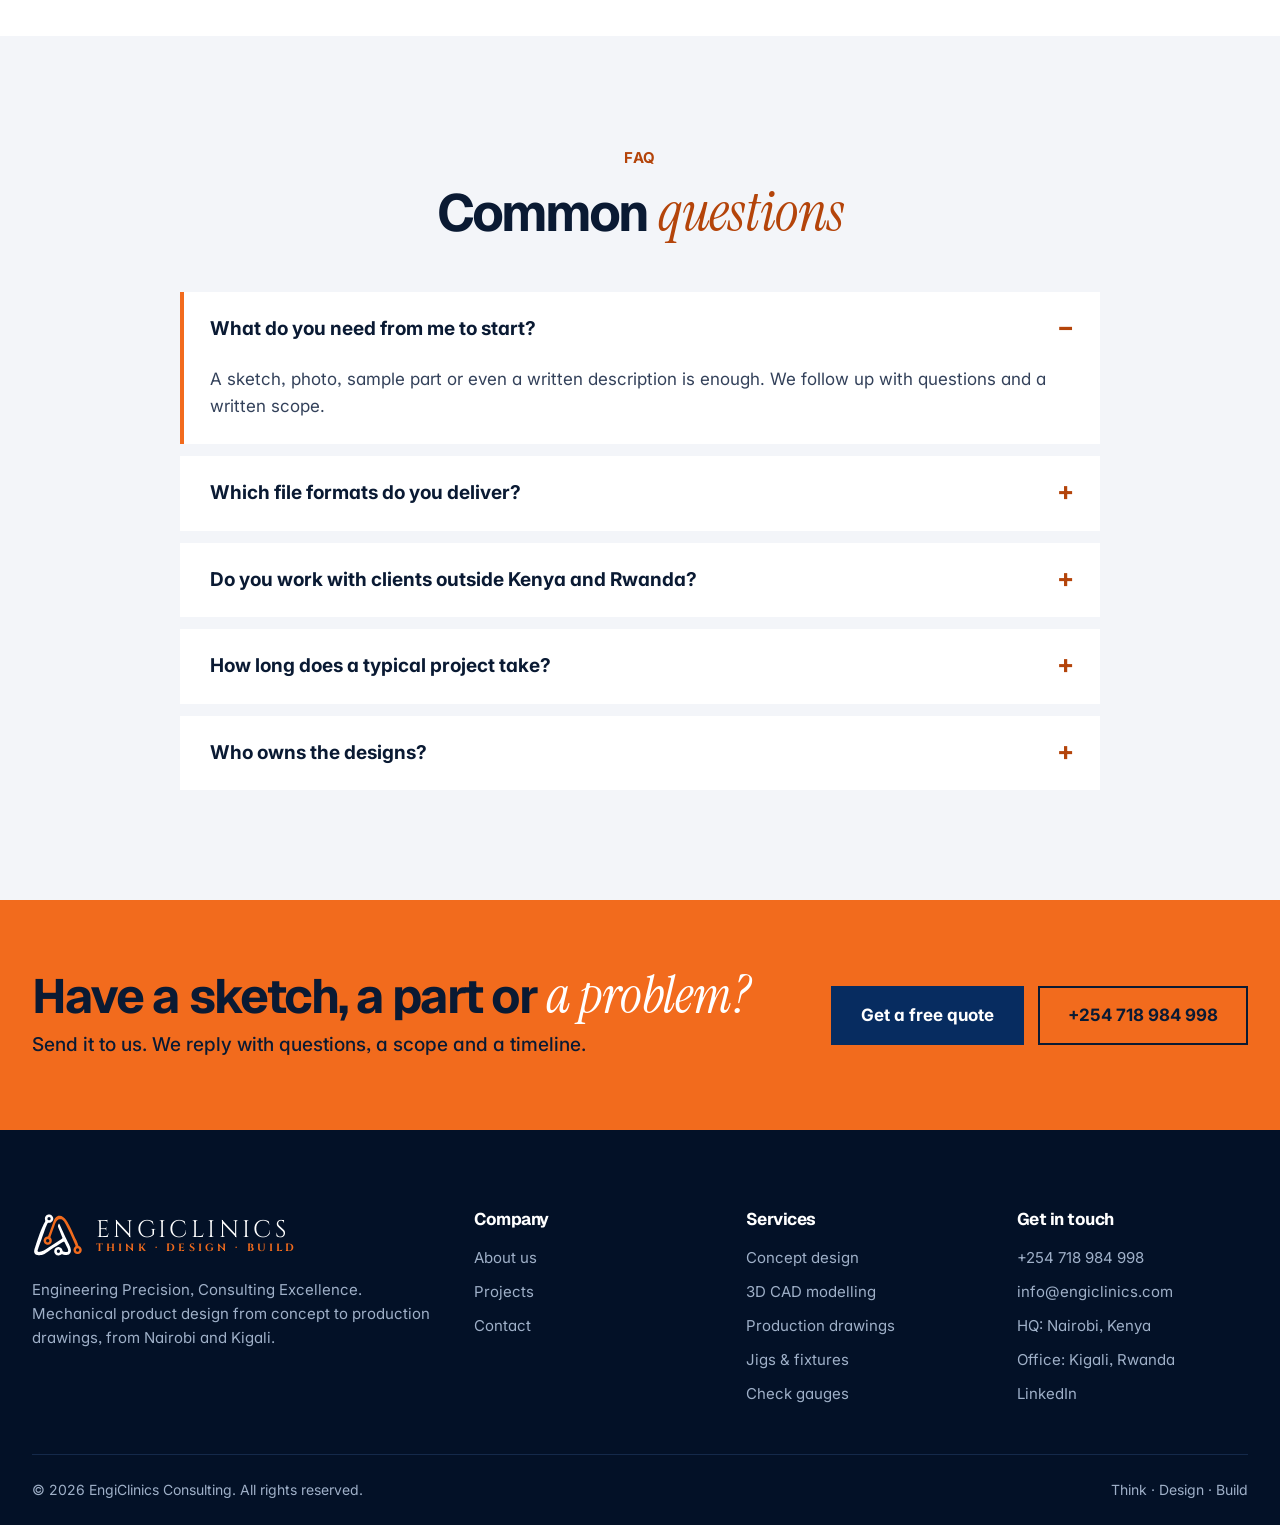
<file: services.html>
<!DOCTYPE html>
<html lang="en">
<head>
  <meta charset="utf-8">
  <meta name="viewport" content="width=device-width, initial-scale=1">
  <title>Services | EngiClinics Consulting</title>
  <meta name="description" content="Concept design, 3D CAD modelling, production drawings, jig and fixture design, check gauges and design for manufacture.">
  <meta property="og:title" content="Services | EngiClinics Consulting">
  <meta property="og:description" content="Concept design, 3D CAD modelling, production drawings, jig and fixture design, check gauges and design for manufacture.">
  <meta property="og:image" content="og-image.png">
  <meta property="og:image:width" content="1200">
  <meta property="og:image:height" content="630">
  <meta name="twitter:card" content="summary_large_image">
  <meta name="theme-color" content="#061A38">
  <link rel="manifest" href="site.webmanifest">
  <link rel="icon" type="image/svg+xml" href="logo.svg">
  <link rel="icon" type="image/png" sizes="64x64" href="favicon.png">
  <link rel="apple-touch-icon" href="apple-touch-icon.png">
  <link rel="preload" href="Geist-Variable.woff2" as="font" type="font/woff2" crossorigin>
  <link rel="preload" href="Inter-Variable.woff2" as="font" type="font/woff2" crossorigin>
  <link rel="stylesheet" href="style.css">
  <script type="speculationrules">{"prerender":[{"where":{"href_matches":"/*"},"eagerness":"moderate"}]}</script>
  <script type="application/ld+json">
  {"@context":"https://schema.org","@type":"ProfessionalService","name":"EngiClinics Consulting",
   "slogan":"Think · Design · Build","foundingDate":"2019","description":"Mechanical product design: concept design, 3D CAD, production drawings, jigs, fixtures and check gauges.",
   "telephone":"+254718984998","email":"info@engiclinics.com","openingHours":"Mo-Fr 09:00-17:00","logo":"logo-2048.png",
   "sameAs":["https://www.linkedin.com/company/engiclinicss/"],
   "address":{"@type":"PostalAddress","addressLocality":"Nairobi","addressCountry":"KE"},
   "location":[{"@type":"Place","name":"Headquarters","address":{"@type":"PostalAddress","addressLocality":"Nairobi","addressCountry":"KE"}},
               {"@type":"Place","name":"Rwanda office","address":{"@type":"PostalAddress","addressLocality":"Kigali","addressCountry":"RW"}}],
   "areaServed":["Kenya","Rwanda","East Africa"]}
  </script>
</head>
<body>
<a class="skip" href="#main">Skip to content</a>

<div class="topbar">
  <div class="wrap">
    <div class="group">
      <a href="tel:+254718984998">Call: +254 718 984 998</a>
      <a href="mailto:info@engiclinics.com">Email: info@engiclinics.com</a>
      <span>Nairobi, Kenya (HQ) · Kigali, Rwanda</span>
    </div>
    <a href="https://www.linkedin.com/company/engiclinicss/" target="_blank" rel="noopener">Follow us on LinkedIn</a>
  </div>
</div>

<header class="site-header">
  <div class="wrap">
    <a class="brand" href="index.html" aria-label="EngiClinics Consulting, home">
      <img src="logo.svg" alt="" width="52" height="52">
      <span class="brand-text">
        <span class="brand-name">ENGICLINICS</span>
        <span class="brand-tag">THINK · DESIGN · BUILD</span>
      </span>
    </a>
    <button class="nav-toggle" type="button" aria-expanded="false" aria-controls="site-nav" aria-label="Open menu"><span></span></button>
    <nav class="nav" id="site-nav" aria-label="Main">
      <a href="index.html">Home</a>
      <a href="services.html" aria-current="page">Services</a>
      <a href="projects.html">Projects</a>
      <a href="about.html">About</a>
      <a href="contact.html">Contact</a>
      <a class="btn btn-primary" href="contact.html">Get a quote</a>
    </nav>
  </div>
</header>

<main id="main">

  <section class="page-hero blueprint">
    <div class="wrap">
      <p class="crumbs"><a href="index.html">Home</a> / <span>Services</span></p>
      <h1 class="h-display">Our services</h1>
      <p class="lead">A complete mechanical design chain: take one step or let us carry your product all the way to production.</p>
    </div>
  </section>

  <section class="section">
    <div class="wrap service-rows">
      <article class="service-row" id="concept">
        <figure class="illo blueprint "><svg viewBox="0 0 600 400" width="100%" height="100%" preserveAspectRatio="xMidYMid meet" role="img" aria-label="Concept sketch of a bracket with notes and a pencil" xmlns="http://www.w3.org/2000/svg"><rect x="120" y="50" width="330" height="290" rx="6" fill="#F4F6FA" transform="rotate(-4 285 195)"/><g transform="rotate(-4 285 195)" fill="none" stroke="#33415A" stroke-width="2" stroke-linecap="round" stroke-linejoin="round"><path d="M170 250 L170 150 L300 150 L300 190 L230 190 L230 250 Z" stroke-dasharray="1 0"/><path d="M168 252 L171 148 L302 151 L299 191 L229 189 L232 251 Z" stroke-opacity=".35"/><circle cx="200" cy="225" r="12"/><circle cx="270" cy="170" r="10"/><path d="M330 140 q30 -10 60 5 M330 160 q25 -6 50 2" stroke-opacity=".5"/><path d="M170 280 H300 M170 274 v12 M300 274 v12" stroke="#B4440A"/></g><text x="235" y="306" font-family="Geist Mono, ui-monospace, Menlo, monospace" font-size="15" fill="#B4440A" transform="rotate(-4 285 195)">110?</text><text x="330" y="215" font-family="Geist Mono, ui-monospace, Menlo, monospace" font-size="15" fill="#33415A" transform="rotate(-4 285 195)">option B</text><text x="330" y="240" font-family="Geist Mono, ui-monospace, Menlo, monospace" font-size="15" fill="#33415A" transform="rotate(-4 285 195)">lighter, 1 bend</text><rect x="420" y="70" width="120" height="110" fill="#F26B1D" transform="rotate(6 480 125)"/><text x="436" y="112" font-family="Geist Mono, ui-monospace, Menlo, monospace" font-size="15" font-weight="700" fill="#061A38" transform="rotate(6 480 125)">Load: 50 kg</text><text x="436" y="136" font-family="Geist Mono, ui-monospace, Menlo, monospace" font-size="15" font-weight="700" fill="#061A38" transform="rotate(6 480 125)">Steel, 3 mm</text><g transform="translate(40 40) rotate(38 470 300)"><rect x="380" y="290" width="170" height="20" fill="#F2B33D" stroke="#061A38" stroke-width="1.5"/><path d="M380 290 L350 300 L380 310 Z" fill="#F4D7B5" stroke="#061A38" stroke-width="1.5"/><path d="M350 300 L360 296.7 L360 303.3Z" fill="#33415A"/><rect x="550" y="290" width="18" height="20" fill="#C8D3E3" stroke="#061A38" stroke-width="1.5"/></g></svg></figure>
        <div class="copy">
          <span class="icon-box"><svg width="34" height="34" viewBox="0 0 34 34" fill="none" stroke="currentColor" stroke-width="2" stroke-linejoin="round" aria-hidden="true"><path d="M6 28l4-1 15-15-3-3L7 24zM20 7l3-3 3 3-3 3M4 31h26"/></svg></span>
          <h2 class="h-display">Concept design</h2>
          <p class="lead">We explore the idea with sketches, layouts and quick 3D concepts, then test them against cost, function and how they will be made, before any money goes into tooling.</p>
          <ul class="deliverables">
            <li class="label">You receive</li>
            <li>Concept sketches and layouts</li>
            <li>Early 3D concept models</li>
            <li>Feasibility and risk notes</li>
          </ul>
        </div>
      </article>
      <article class="service-row" id="cad">
        <figure class="illo blueprint "><svg viewBox="0 0 600 400" width="100%" height="100%" preserveAspectRatio="xMidYMid meet" role="img" aria-label="Exploded 3D CAD assembly of a bearing housing, shaft, lid and bolts" xmlns="http://www.w3.org/2000/svg"><polygon points="218.9,300.0 300.0,346.8 300.0,307.8 218.9,261.0" fill="#12305C" stroke="#FFFFFF" stroke-width="1.4" stroke-linejoin="round" /><polygon points="381.1,300.0 300.0,346.8 300.0,307.8 381.1,261.0" fill="#0D2547" stroke="#FFFFFF" stroke-width="1.4" stroke-linejoin="round" /><polygon points="300.0,214.2 381.1,261.0 300.0,307.8 218.9,261.0" fill="#183B6E" stroke="#FFFFFF" stroke-width="1.4" stroke-linejoin="round" /><path d="M267.5 261.0 A32.5 18.8 0 0 0 332.5 261.0 L332.5 260.9 L267.5 260.9 Z" fill="#12305C" stroke="#FFFFFF" stroke-width="1.4" stroke-linejoin="round"/><ellipse cx="300.0" cy="260.9" rx="32.5" ry="18.8" fill="#061A38" stroke="#FFFFFF" stroke-width="1.4"/><path d="M271.3 225.9 A28.7 16.5 0 0 0 328.7 225.9 L328.7 213.4 L271.3 213.4 Z" fill="#12305C" stroke="#FFFFFF" stroke-width="1.4" stroke-linejoin="round"/><ellipse cx="300.0" cy="213.4" rx="28.7" ry="16.5" fill="#183B6E" stroke="#FFFFFF" stroke-width="1.4"/><ellipse cx="300.0" cy="213.4" rx="13.4" ry="7.7" fill="#061A38" stroke="#FFFFFF" stroke-width="1.4"/><path d="M287.6 194.7 A12.4 7.2 0 0 0 312.4 194.7 L312.4 116.7 L287.6 116.7 Z" fill="#0D2547" stroke="#F26B1D" stroke-width="1.4" stroke-linejoin="round"/><ellipse cx="300.0" cy="116.7" rx="12.4" ry="7.2" fill="#183B6E" stroke="#F26B1D" stroke-width="1.4"/><polygon points="218.9,97.2 300.0,144.0 300.0,136.2 218.9,89.4" fill="#12305C" stroke="#FFFFFF" stroke-width="1.4" stroke-linejoin="round" /><polygon points="381.1,97.2 300.0,144.0 300.0,136.2 381.1,89.4" fill="#0D2547" stroke="#FFFFFF" stroke-width="1.4" stroke-linejoin="round" /><polygon points="300.0,42.6 381.1,89.4 300.0,136.2 218.9,89.4" fill="#1E4A86" stroke="#FFFFFF" stroke-width="1.4" stroke-linejoin="round" /><path d="M295.2 38.7 A4.8 2.8 0 0 0 304.8 38.7 L304.8 21.5 L295.2 21.5 Z" fill="#0D2547" stroke="#F26B1D" stroke-width="1.2" stroke-linejoin="round"/><ellipse cx="300.0" cy="21.5" rx="4.8" ry="2.8" fill="#F26B1D" stroke="#F26B1D" stroke-width="1.2"/><path d="M356.0 73.8 A4.8 2.8 0 0 0 365.6 73.8 L365.6 56.6 L356.0 56.6 Z" fill="#0D2547" stroke="#F26B1D" stroke-width="1.2" stroke-linejoin="round"/><ellipse cx="360.8" cy="56.6" rx="4.8" ry="2.8" fill="#F26B1D" stroke="#F26B1D" stroke-width="1.2"/><path d="M234.4 73.8 A4.8 2.8 0 0 0 244.0 73.8 L244.0 56.6 L234.4 56.6 Z" fill="#0D2547" stroke="#F26B1D" stroke-width="1.2" stroke-linejoin="round"/><ellipse cx="239.2" cy="56.6" rx="4.8" ry="2.8" fill="#F26B1D" stroke="#F26B1D" stroke-width="1.2"/><path d="M295.2 108.9 A4.8 2.8 0 0 0 304.8 108.9 L304.8 91.7 L295.2 91.7 Z" fill="#0D2547" stroke="#F26B1D" stroke-width="1.2" stroke-linejoin="round"/><ellipse cx="300.0" cy="91.7" rx="4.8" ry="2.8" fill="#F26B1D" stroke="#F26B1D" stroke-width="1.2"/><path d="M300.0 225.9L300.0 38.7" stroke="#F26B1D" stroke-width="1" stroke-dasharray="6 4"/><path d="M360.8 261.0L360.8 73.8" stroke="#F26B1D" stroke-width="1" stroke-dasharray="6 4"/><path d="M239.2 261.0L239.2 73.8" stroke="#F26B1D" stroke-width="1" stroke-dasharray="6 4"/><path d="M300.0 296.1L300.0 108.9" stroke="#F26B1D" stroke-width="1" stroke-dasharray="6 4"/><circle cx="450" cy="300" r="14" fill="#061A38" stroke="#F26B1D" stroke-width="1.5"/><text x="450" y="305" font-family="Geist Mono, ui-monospace, Menlo, monospace" font-size="13" font-weight="700" fill="#FFFFFF" text-anchor="middle">1</text><circle cx="440" cy="215" r="14" fill="#061A38" stroke="#F26B1D" stroke-width="1.5"/><text x="440" y="220" font-family="Geist Mono, ui-monospace, Menlo, monospace" font-size="13" font-weight="700" fill="#FFFFFF" text-anchor="middle">2</text><circle cx="470" cy="150" r="14" fill="#061A38" stroke="#F26B1D" stroke-width="1.5"/><text x="470" y="155" font-family="Geist Mono, ui-monospace, Menlo, monospace" font-size="13" font-weight="700" fill="#FFFFFF" text-anchor="middle">3</text><circle cx="140" cy="95" r="14" fill="#061A38" stroke="#F26B1D" stroke-width="1.5"/><text x="140" y="100" font-family="Geist Mono, ui-monospace, Menlo, monospace" font-size="13" font-weight="700" fill="#FFFFFF" text-anchor="middle">4</text><path d="M436 300 L380 295 M426 215 L345 222 M456 150 L320 160 M154 97 L240 122" stroke="#8EA4C4" stroke-width="1"/></svg></figure>
        <div class="copy">
          <span class="icon-box"><svg width="34" height="34" viewBox="0 0 34 34" fill="none" stroke="currentColor" stroke-width="2" stroke-linejoin="round" aria-hidden="true"><path d="M17 3l12 7v14l-12 7-12-7V10zM17 3v14M5 10l12 7 12-7M17 17v14"/></svg></span>
          <h2 class="h-display">3D CAD modelling</h2>
          <p class="lead">Clean, parametric part and assembly models with proper design intent, so later changes are quick and safe rather than a rebuild.</p>
          <ul class="deliverables">
            <li class="label">You receive</li>
            <li>Native CAD files plus STEP</li>
            <li>Assemblies with bill of materials</li>
            <li>Photoreal renders on request</li>
          </ul>
        </div>
      </article>
      <article class="service-row" id="drawings">
        <figure class="illo blueprint "><svg viewBox="0 0 600 400" width="100%" height="100%" preserveAspectRatio="xMidYMid meet" role="img" aria-label="Production drawing sheet with three views, dimensions, GD&T and a title block" xmlns="http://www.w3.org/2000/svg"><rect x="40" y="30" width="520" height="340" fill="#F4F6FA" stroke="#33415A" stroke-width="2"/><rect x="52" y="42" width="496" height="316" fill="none" stroke="#33415A" stroke-width="1"/><path d="M90 230 V130 H210 V170 H150 V230 Z" fill="none" stroke="#0A1A33" stroke-width="2"/><circle cx="120" cy="200" r="9" fill="none" stroke="#0A1A33" stroke-width="2"/><path d="M120 185 v30 M105 200 h30" stroke="#B4440A" stroke-width="1" stroke-dasharray="6 3 2 3"/><path d="M260 230 V130 H290 V230 Z" fill="none" stroke="#0A1A33" stroke-width="2"/><path d="M260 170 H290" stroke="#0A1A33" stroke-width="1" stroke-dasharray="5 3"/><path d="M90 300 H210 V330 H90 Z" fill="none" stroke="#0A1A33" stroke-width="2"/><path d="M90 110H210M90 104v12M210 104v12" stroke="#33415A" stroke-width="1"/><path d="M90 110l7 -3v6zM210 110l-7 -3v6z" fill="#33415A"/><text x="150.0" y="104" font-family="Geist Mono, ui-monospace, Menlo, monospace" font-size="12" fill="#33415A" text-anchor="middle">120</text><path d="M90 252H150M90 246v12M150 246v12" stroke="#33415A" stroke-width="1"/><path d="M90 252l7 -3v6zM150 252l-7 -3v6z" fill="#33415A"/><text x="120.0" y="246" font-family="Geist Mono, ui-monospace, Menlo, monospace" font-size="12" fill="#33415A" text-anchor="middle">60 ±0.1</text><path d="M260 110H290M260 104v12M290 104v12" stroke="#33415A" stroke-width="1"/><path d="M260 110l7 -3v6zM290 110l-7 -3v6z" fill="#33415A"/><text x="275.0" y="104" font-family="Geist Mono, ui-monospace, Menlo, monospace" font-size="12" fill="#33415A" text-anchor="middle">30</text><text x="140" y="292" font-family="Geist Mono, ui-monospace, Menlo, monospace" font-size="12" fill="#33415A">2× Ø18 H7</text><g transform="translate(320 140)"><rect width="150" height="26" fill="#fff" stroke="#0A1A33"/><path d="M34 0v26M100 0v26" stroke="#0A1A33"/><text x="17" y="18" font-family="Geist Mono, ui-monospace, Menlo, monospace" font-size="14" fill="#0A1A33" text-anchor="middle">⌖</text><text x="67" y="18" font-family="Geist Mono, ui-monospace, Menlo, monospace" font-size="12" fill="#0A1A33" text-anchor="middle">Ø0.05</text><text x="125" y="18" font-family="Geist Mono, ui-monospace, Menlo, monospace" font-size="12" fill="#0A1A33" text-anchor="middle">A B</text></g><text x="320" y="196" font-family="Geist Mono, ui-monospace, Menlo, monospace" font-size="12" fill="#33415A">Ra 1.6 · break sharp edges</text><g transform="translate(330 270)"><rect width="218" height="88" fill="#fff" stroke="#0A1A33"/><path d="M0 30H218M0 59H218M110 30V88" stroke="#0A1A33"/><text x="10" y="21" font-family="Geist Mono, ui-monospace, Menlo, monospace" font-size="13" font-weight="700" fill="#0A1A33">ENGICLINICS</text><text x="208" y="21" font-family="Geist Mono, ui-monospace, Menlo, monospace" font-size="11" fill="#33415A" text-anchor="end">EC-BRK-01 Rev B</text><text x="10" y="49" font-family="Geist Mono, ui-monospace, Menlo, monospace" font-size="11" fill="#33415A">Units: mm</text><text x="120" y="49" font-family="Geist Mono, ui-monospace, Menlo, monospace" font-size="11" fill="#33415A">Scale 1:2</text><text x="10" y="78" font-family="Geist Mono, ui-monospace, Menlo, monospace" font-size="11" fill="#33415A">ISO 2768-m</text><text x="120" y="78" font-family="Geist Mono, ui-monospace, Menlo, monospace" font-size="11" fill="#33415A">S355 steel</text></g></svg></figure>
        <div class="copy">
          <span class="icon-box"><svg width="34" height="34" viewBox="0 0 34 34" fill="none" stroke="currentColor" stroke-width="2" stroke-linejoin="round" aria-hidden="true"><path d="M5 4h18l6 6v20H5zM23 4v6h6M10 16h14M10 21h14M10 26h8"/></svg></span>
          <h2 class="h-display">Production drawings</h2>
          <p class="lead">Fully dimensioned and toleranced drawings in millimetres, with clear datums and GD&amp;T, ready to hand to a machine shop, fabricator or overseas supplier.</p>
          <ul class="deliverables">
            <li class="label">You receive</li>
            <li>Part and assembly drawings (PDF + DWG)</li>
            <li>Tolerances and surface finishes</li>
            <li>Revision-controlled drawing sets</li>
          </ul>
        </div>
      </article>
      <article class="service-row" id="fixtures">
        <picture class="photo cad"><img src="fixture-tube-iso.webp" alt="3D CAD model of a tube checking fixture designed by EngiClinics" width="2400" height="1817" loading="lazy" decoding="async"></picture>
        <div class="copy">
          <span class="icon-box"><svg width="34" height="34" viewBox="0 0 34 34" fill="none" stroke="currentColor" stroke-width="2" stroke-linejoin="round" aria-hidden="true"><path d="M4 26h26M8 26V12h6v14M20 26V8h6v18M14 16h6"/></svg></span>
          <h2 class="h-display">Jig &amp; fixture design</h2>
          <p class="lead">Workholding, welding and assembly aids that make your production repeatable, faster and safer for the people running it.</p>
          <ul class="deliverables">
            <li class="label">You receive</li>
            <li>Fixture models and drawings</li>
            <li>Locating and clamping scheme</li>
            <li>Build-ready part list</li>
          </ul>
        </div>
      </article>
      <article class="service-row" id="gauges">
        <picture class="photo cad"><img src="gauge-part-iso.webp" alt="3D CAD model of a part check gauge designed by EngiClinics" width="2400" height="1523" loading="lazy" decoding="async"></picture>
        <div class="copy">
          <span class="icon-box"><svg width="34" height="34" viewBox="0 0 34 34" fill="none" stroke="currentColor" stroke-width="2" stroke-linejoin="round" aria-hidden="true"><path d="M4 14h10v6H4zM14 15.5h10v3H14zM24 13h7v8h-7M9 9v16"/></svg></span>
          <h2 class="h-display">Check gauge design</h2>
          <p class="lead">Custom gauges that close the loop between the digital model and the physical part, so your team can verify critical features on the shop floor in seconds.</p>
          <ul class="deliverables">
            <li class="label">You receive</li>
            <li>Go / no-go and attribute gauges</li>
            <li>Gauge tolerancing to standard</li>
            <li>Inspection instructions</li>
          </ul>
        </div>
      </article>
      <article class="service-row" id="dfm">
        <figure class="illo blueprint "><svg viewBox="0 0 600 400" width="100%" height="100%" preserveAspectRatio="xMidYMid meet" role="img" aria-label="Design for manufacture: a welded five-part bracket simplified into one bent part" xmlns="http://www.w3.org/2000/svg"><polygon points="92.1,225.0 178.7,275.0 178.7,255.0 92.1,205.0" fill="#12305C" stroke="#FFFFFF" stroke-width="1.4" stroke-linejoin="round" /><polygon points="247.9,235.0 178.7,275.0 178.7,255.0 247.9,215.0" fill="#0D2547" stroke="#FFFFFF" stroke-width="1.4" stroke-linejoin="round" /><polygon points="161.3,165.0 247.9,215.0 178.7,255.0 92.1,205.0" fill="#183B6E" stroke="#FFFFFF" stroke-width="1.4" stroke-linejoin="round" /><polygon points="92.1,205.0 118.0,220.0 118.0,170.0 92.1,155.0" fill="#12305C" stroke="#FFFFFF" stroke-width="1.4" stroke-linejoin="round" /><polygon points="187.3,180.0 118.0,220.0 118.0,170.0 187.3,130.0" fill="#0D2547" stroke="#FFFFFF" stroke-width="1.4" stroke-linejoin="round" /><polygon points="161.3,115.0 187.3,130.0 118.0,170.0 92.1,155.0" fill="#183B6E" stroke="#FFFFFF" stroke-width="1.4" stroke-linejoin="round" /><polygon points="152.7,240.0 178.7,255.0 178.7,205.0 152.7,190.0" fill="#12305C" stroke="#FFFFFF" stroke-width="1.4" stroke-linejoin="round" /><polygon points="247.9,215.0 178.7,255.0 178.7,205.0 247.9,165.0" fill="#0D2547" stroke="#FFFFFF" stroke-width="1.4" stroke-linejoin="round" /><polygon points="222.0,150.0 247.9,165.0 178.7,205.0 152.7,190.0" fill="#183B6E" stroke="#FFFFFF" stroke-width="1.4" stroke-linejoin="round" /><polygon points="144.0,205.0 178.7,225.0 178.7,190.0 144.0,170.0" fill="#12305C" stroke="#FFFFFF" stroke-width="1.4" stroke-linejoin="round" /><polygon points="196.0,215.0 178.7,225.0 178.7,190.0 196.0,180.0" fill="#0D2547" stroke="#FFFFFF" stroke-width="1.4" stroke-linejoin="round" /><polygon points="161.3,160.0 196.0,180.0 178.7,190.0 144.0,170.0" fill="#183B6E" stroke="#FFFFFF" stroke-width="1.4" stroke-linejoin="round" /><path d="M156.4 130.0 A4.9 2.8 0 0 0 166.2 130.0 L166.2 122.0 L156.4 122.0 Z" fill="#0D2547" stroke="#F26B1D" stroke-width="1" stroke-linejoin="round"/><ellipse cx="161.3" cy="122.0" rx="4.9" ry="2.8" fill="#F26B1D" stroke="#F26B1D" stroke-width="1"/><path d="M217.1 165.0 A4.9 2.8 0 0 0 226.9 165.0 L226.9 157.0 L217.1 157.0 Z" fill="#0D2547" stroke="#F26B1D" stroke-width="1" stroke-linejoin="round"/><ellipse cx="222.0" cy="157.0" rx="4.9" ry="2.8" fill="#F26B1D" stroke="#F26B1D" stroke-width="1"/><path d="M113.1 155.0 A4.9 2.8 0 0 0 122.9 155.0 L122.9 147.0 L113.1 147.0 Z" fill="#0D2547" stroke="#F26B1D" stroke-width="1" stroke-linejoin="round"/><ellipse cx="118.0" cy="147.0" rx="4.9" ry="2.8" fill="#F26B1D" stroke="#F26B1D" stroke-width="1"/><path d="M173.8 190.0 A4.9 2.8 0 0 0 183.6 190.0 L183.6 182.0 L173.8 182.0 Z" fill="#0D2547" stroke="#F26B1D" stroke-width="1" stroke-linejoin="round"/><ellipse cx="178.7" cy="182.0" rx="4.9" ry="2.8" fill="#F26B1D" stroke="#F26B1D" stroke-width="1"/><path d="M165.1 175.0 A4.9 2.8 0 0 0 174.9 175.0 L174.9 167.0 L165.1 167.0 Z" fill="#0D2547" stroke="#F26B1D" stroke-width="1" stroke-linejoin="round"/><ellipse cx="170.0" cy="167.0" rx="4.9" ry="2.8" fill="#F26B1D" stroke="#F26B1D" stroke-width="1"/><text x="170" y="320" font-family="Geist Mono, ui-monospace, Menlo, monospace" font-size="12" fill="#C8D3E3" text-anchor="middle">Before: 5 parts, 9 welds</text><path d="M260 190 H330" stroke="#F26B1D" stroke-width="3"/><path d="M330 190 l-12 -8 v16z" fill="#F26B1D"/><polygon points="362.1,225.0 448.7,275.0 448.7,255.0 362.1,205.0" fill="#12305C" stroke="#FFFFFF" stroke-width="1.4" stroke-linejoin="round" /><polygon points="517.9,235.0 448.7,275.0 448.7,255.0 517.9,215.0" fill="#0D2547" stroke="#FFFFFF" stroke-width="1.4" stroke-linejoin="round" /><polygon points="431.3,165.0 517.9,215.0 448.7,255.0 362.1,205.0" fill="#183B6E" stroke="#FFFFFF" stroke-width="1.4" stroke-linejoin="round" /><polygon points="417.5,173.0 504.1,223.0 504.1,173.0 417.5,123.0" fill="#12305C" stroke="#FFFFFF" stroke-width="1.4" stroke-linejoin="round" /><polygon points="517.9,215.0 504.1,223.0 504.1,173.0 517.9,165.0" fill="#0D2547" stroke="#FFFFFF" stroke-width="1.4" stroke-linejoin="round" /><polygon points="431.3,115.0 517.9,165.0 504.1,173.0 417.5,123.0" fill="#183B6E" stroke="#FFFFFF" stroke-width="1.4" stroke-linejoin="round" /><path d="M416.6 215.0 A14.7 8.5 0 0 0 446.0 215.0 L446.0 214.9 L416.6 214.9 Z" fill="#061A38" stroke="#FFFFFF" stroke-width="1.4" stroke-linejoin="round"/><ellipse cx="431.3" cy="214.9" rx="14.7" ry="8.5" fill="#061A38" stroke="#FFFFFF" stroke-width="1.4"/><text x="440" y="320" font-family="Geist Mono, ui-monospace, Menlo, monospace" font-size="12" fill="#C8D3E3" text-anchor="middle">After: 1 bent part, 0 welds</text></svg></figure>
        <div class="copy">
          <span class="icon-box"><svg width="34" height="34" viewBox="0 0 34 34" fill="none" stroke="currentColor" stroke-width="2" stroke-linejoin="round" aria-hidden="true"><path d="M17 11a6 6 0 100 12 6 6 0 000-12zM17 3v5M17 26v5M3 17h5M26 17h5M7 7l3.5 3.5M23.5 23.5L27 27M7 27l3.5-3.5M23.5 10.5L27 7"/></svg></span>
          <h2 class="h-display">Design for manufacture</h2>
          <p class="lead">A fresh engineering review of an existing design to cut cost, reduce part count and remove the problems that only show up in production.</p>
          <ul class="deliverables">
            <li class="label">You receive</li>
            <li>DFM review report</li>
            <li>Recommended design changes</li>
            <li>Updated models and drawings</li>
          </ul>
        </div>
      </article>
      <article class="service-row" id="fea">
        <figure class="illo blueprint "><svg viewBox="0 0 600 400" width="100%" height="100%" preserveAspectRatio="xMidYMid meet" role="img" aria-label="Finite element analysis of a bracket showing stress colours from low in blue to high in red near the inside corner" xmlns="http://www.w3.org/2000/svg"><defs><radialGradient id="fea-g" gradientUnits="userSpaceOnUse" cx="200" cy="250" r="270"><stop offset="0" stop-color="#DC2626"/><stop offset=".12" stop-color="#F97316"/><stop offset=".28" stop-color="#FACC15"/><stop offset=".5" stop-color="#22C55E"/><stop offset="1" stop-color="#2563EB"/></radialGradient><clipPath id="fea-c"><path d="M110 330 V110 H200 V250 H450 V330 Z"/></clipPath></defs><path d="M110 330 V110 H200 V250 H450 V330 Z" fill="url(#fea-g)" stroke="#FFFFFF" stroke-width="1.6"/><g clip-path="url(#fea-c)" stroke="#061A38" stroke-opacity=".35" stroke-width=".8"><path d="M120 100V340"/><path d="M136 100V340"/><path d="M152 100V340"/><path d="M168 100V340"/><path d="M184 100V340"/><path d="M200 100V340"/><path d="M216 100V340"/><path d="M232 100V340"/><path d="M248 100V340"/><path d="M264 100V340"/><path d="M280 100V340"/><path d="M296 100V340"/><path d="M312 100V340"/><path d="M328 100V340"/><path d="M344 100V340"/><path d="M360 100V340"/><path d="M376 100V340"/><path d="M392 100V340"/><path d="M408 100V340"/><path d="M424 100V340"/><path d="M440 100V340"/><path d="M456 100V340"/><path d="M100 118H460"/><path d="M100 134H460"/><path d="M100 150H460"/><path d="M100 166H460"/><path d="M100 182H460"/><path d="M100 198H460"/><path d="M100 214H460"/><path d="M100 230H460"/><path d="M100 246H460"/><path d="M100 262H460"/><path d="M100 278H460"/><path d="M100 294H460"/><path d="M100 310H460"/><path d="M100 326H460"/></g><path d="M110 340 V100" stroke="#FFFFFF" stroke-width="2"/><path d="M110 104 l-14 12" stroke="#8EA4C4" stroke-width="1.2"/><path d="M110 120 l-14 12" stroke="#8EA4C4" stroke-width="1.2"/><path d="M110 136 l-14 12" stroke="#8EA4C4" stroke-width="1.2"/><path d="M110 152 l-14 12" stroke="#8EA4C4" stroke-width="1.2"/><path d="M110 168 l-14 12" stroke="#8EA4C4" stroke-width="1.2"/><path d="M110 184 l-14 12" stroke="#8EA4C4" stroke-width="1.2"/><path d="M110 200 l-14 12" stroke="#8EA4C4" stroke-width="1.2"/><path d="M110 216 l-14 12" stroke="#8EA4C4" stroke-width="1.2"/><path d="M110 232 l-14 12" stroke="#8EA4C4" stroke-width="1.2"/><path d="M110 248 l-14 12" stroke="#8EA4C4" stroke-width="1.2"/><path d="M110 264 l-14 12" stroke="#8EA4C4" stroke-width="1.2"/><path d="M110 280 l-14 12" stroke="#8EA4C4" stroke-width="1.2"/><path d="M110 296 l-14 12" stroke="#8EA4C4" stroke-width="1.2"/><path d="M110 312 l-14 12" stroke="#8EA4C4" stroke-width="1.2"/><path d="M110 328 l-14 12" stroke="#8EA4C4" stroke-width="1.2"/><path d="M450 175 V240" stroke="#F26B1D" stroke-width="3"/><path d="M450 248 l-8 -14 h16z" fill="#F26B1D"/><text x="462" y="200" font-family="Geist Mono, ui-monospace, Menlo, monospace" font-size="12" fill="#C8D3E3">F = 2.4 kN</text><g transform="translate(500 110)"><rect y="0" width="18" height="36" fill="#DC2626"/><rect y="36" width="18" height="36" fill="#F97316"/><rect y="72" width="18" height="36" fill="#FACC15"/><rect y="108" width="18" height="36" fill="#22C55E"/><rect y="144" width="18" height="36" fill="#2563EB"/><text x="26" y="6" font-family="Geist Mono, ui-monospace, Menlo, monospace" font-size="11" fill="#C8D3E3">186</text><text x="26" y="42" font-family="Geist Mono, ui-monospace, Menlo, monospace" font-size="11" fill="#C8D3E3">140</text><text x="26" y="78" font-family="Geist Mono, ui-monospace, Menlo, monospace" font-size="11" fill="#C8D3E3">93</text><text x="26" y="114" font-family="Geist Mono, ui-monospace, Menlo, monospace" font-size="11" fill="#C8D3E3">47</text><text x="26" y="150" font-family="Geist Mono, ui-monospace, Menlo, monospace" font-size="11" fill="#C8D3E3">0</text><text x="26" y="196" font-family="Geist Mono, ui-monospace, Menlo, monospace" font-size="11" fill="#C8D3E3">MPa</text></g><text x="110" y="372" font-family="Geist Mono, ui-monospace, Menlo, monospace" font-size="12" fill="#C8D3E3">von Mises stress · max 186 MPa · FoS 1.9</text></svg></figure>
        <div class="copy">
          <span class="icon-box"><svg width="34" height="34" viewBox="0 0 34 34" fill="none" stroke="currentColor" stroke-width="2" stroke-linejoin="round" aria-hidden="true"><path d="M5 28h24M8 28V10l8 -5 10 6v17"/><path d="M8 18l8 -4 10 4M16 5v23" stroke-dasharray="2 2"/></svg></span>
          <h2 class="h-display">FEA &amp; engineering analysis</h2>
          <p class="lead">Finite element analysis, load-path studies and dimensional reviews that show how a part or structure behaves under real loads, so we fix weak points on screen rather than in the field.</p>
          <ul class="deliverables">
            <li class="label">You receive</li>
            <li>Static stress and deflection studies</li>
            <li>Load-path and mounting-point review</li>
            <li>Clear report with recommended changes</li>
          </ul>
        </div>
      </article>
      <article class="service-row" id="prototyping">
        <picture class="photo cad"><img src="bbq-smoker-racks.webp" alt="BBQ smoker cabinet during fabrication with laser-cut racks" width="1440" height="1914" loading="lazy" decoding="async"></picture>
        <div class="copy">
          <span class="icon-box"><svg width="34" height="34" viewBox="0 0 34 34" fill="none" stroke="currentColor" stroke-width="2" stroke-linejoin="round" aria-hidden="true"><path d="M20 4l-6 6 3 3 6-6M14 10L5 19a3 3 0 004 4l9-9M22 18l6 6-4 4-6-6"/></svg></span>
          <h2 class="h-display">Prototyping &amp; validation</h2>
          <p class="lead">We support fabrication, assembly and fitment of the first builds, then use testing and operational data to validate the design and drive the next iteration.</p>
          <ul class="deliverables">
            <li class="label">You receive</li>
            <li>Fabrication and assembly support</li>
            <li>Fitment and field testing</li>
            <li>Test findings fed back into the design</li>
          </ul>
        </div>
      </article>
    </div>
  </section>

  <section class="section soft">
    <div class="wrap">
      <div class="section-head center">
        <span class="kicker">FAQ</span>
        <h2 class="h-display h2">Common <em class="accent">questions</em></h2>
      </div>
      <div class="faq">
      <div class="faq-item open">
        <h3 style="margin:0"><button class="faq-q" type="button" aria-expanded="true" aria-controls="faq-0"><span>What do you need from me to start?</span><span class="sign" aria-hidden="true">−</span></button></h3>
        <p class="faq-a" id="faq-0">A sketch, photo, sample part or even a written description is enough. We follow up with questions and a written scope.</p>
      </div>
      <div class="faq-item">
        <h3 style="margin:0"><button class="faq-q" type="button" aria-expanded="false" aria-controls="faq-1"><span>Which file formats do you deliver?</span><span class="sign" aria-hidden="true">+</span></button></h3>
        <p class="faq-a" id="faq-1" hidden>We work in SolidWorks, Autodesk Inventor, Fusion 360 and AutoCAD, and deliver native CAD files, STEP for any CAD system, and drawings as PDF and DWG.</p>
      </div>
      <div class="faq-item">
        <h3 style="margin:0"><button class="faq-q" type="button" aria-expanded="false" aria-controls="faq-2"><span>Do you work with clients outside Kenya and Rwanda?</span><span class="sign" aria-hidden="true">+</span></button></h3>
        <p class="faq-a" id="faq-2" hidden>Yes. We work across East Africa from Nairobi and Kigali, and design work can be done remotely with progress shared online at each stage.</p>
      </div>
      <div class="faq-item">
        <h3 style="margin:0"><button class="faq-q" type="button" aria-expanded="false" aria-controls="faq-3"><span>How long does a typical project take?</span><span class="sign" aria-hidden="true">+</span></button></h3>
        <p class="faq-a" id="faq-3" hidden>It depends on scope. Simple parts can take days; full products take longer. Every quote includes a timeline.</p>
      </div>
      <div class="faq-item">
        <h3 style="margin:0"><button class="faq-q" type="button" aria-expanded="false" aria-controls="faq-4"><span>Who owns the designs?</span><span class="sign" aria-hidden="true">+</span></button></h3>
        <p class="faq-a" id="faq-4" hidden>Ownership and confidentiality terms are agreed in writing before work starts, and we are happy to sign an NDA.</p>
      </div>
      </div>
    </div>
  </section>

<section class="cta">
  <div class="wrap">
    <div>
      <h2 class="h-display">Have a sketch, a part or <em class="accent">a problem?</em></h2>
      <p>Send it to us. We reply with questions, a scope and a timeline.</p>
    </div>
    <div class="btn-row">
      <a class="btn btn-dark" href="contact.html">Get a free quote</a>
      <a class="btn btn-outline" href="tel:+254718984998">+254 718 984 998</a>
    </div>
  </div>
</section>

</main>

<footer class="site-footer">
  <div class="wrap">
    <div class="footer-grid">
      <div>
        <a class="footer-brand" href="index.html" aria-label="EngiClinics Consulting, home" style="text-decoration:none">
          <img src="logo-light.svg" alt="" width="52" height="52">
          <span class="brand-text">
            <span class="brand-name">ENGICLINICS</span>
            <span class="brand-tag">THINK · DESIGN · BUILD</span>
          </span>
        </a>
        <p>Engineering Precision, Consulting Excellence. Mechanical product design from concept to production drawings, from Nairobi and Kigali.</p>
      </div>
      <div>
        <h3>Company</h3>
        <a href="about.html">About us</a>
        <a href="projects.html">Projects</a>
        <a href="contact.html">Contact</a>
      </div>
      <div>
        <h3>Services</h3>
        <a href="services.html#concept">Concept design</a>
        <a href="services.html#cad">3D CAD modelling</a>
        <a href="services.html#drawings">Production drawings</a>
        <a href="services.html#fixtures">Jigs &amp; fixtures</a>
        <a href="services.html#gauges">Check gauges</a>
      </div>
      <div>
        <h3>Get in touch</h3>
        <a href="tel:+254718984998">+254 718 984 998</a>
        <a href="mailto:info@engiclinics.com">info@engiclinics.com</a>
        <span>HQ: Nairobi, Kenya</span>
        <span>Office: Kigali, Rwanda</span>
        <a href="https://www.linkedin.com/company/engiclinicss/" target="_blank" rel="noopener">LinkedIn</a>
      </div>
    </div>
    <div class="footer-bottom">
      <span>© <span data-year>2026</span> EngiClinics Consulting. All rights reserved.</span>
      <span>Think · Design · Build</span>
    </div>
  </div>
</footer>

<a class="chat-fab" href="https://wa.me/254718984998" target="_blank" rel="noopener" aria-label="Chat with us on WhatsApp">
  <svg width="24" height="24" viewBox="0 0 24 24" fill="none" stroke="currentColor" stroke-width="2" aria-hidden="true"><path d="M4 20l1.3-4A8 8 0 1112 20a8 8 0 01-4-1.1z"/></svg>
  <span>Chat with us</span>
</a>

<script src="main.js"></script>
</body>
</html>
</file>
<file: style.css>
/* ==========================================================
   EngiClinics Consulting — main stylesheet
   ========================================================== */

/* ---------- Self-hosted fonts (SIL Open Font License) ---------- */
@font-face { font-family: "Geist"; src: url("Geist-Variable.woff2") format("woff2"); font-weight: 100 900; font-display: swap; }
@font-face { font-family: "Inter"; src: url("Inter-Variable.woff2") format("woff2"); font-weight: 100 900; font-display: swap; }
@font-face { font-family: "Geist Mono"; src: url("GeistMono-Variable.woff2") format("woff2"); font-weight: 100 900; font-display: swap; }
@font-face { font-family: "Instrument Serif"; src: url("InstrumentSerif-Italic.woff2") format("woff2"); font-style: italic; font-weight: 400; font-display: swap; }
@font-face { font-family: "Cinzel"; src: url("Cinzel-Variable.woff2") format("woff2"); font-weight: 400 900; font-display: swap; }

:root {
  --navy-950: #031127;   /* footer, top bar */
  --navy-900: #061A38;   /* dark sections */
  --navy-800: #072C60;   /* brand navy (from logo) */
  --navy-700: #12407F;
  --panel:    #0D2547;   /* cards on dark */
  --orange:   #F26B1D;   /* brand accent (from product renders) */
  --orange-ink: #B4440A; /* orange text on white, passes 4.5:1 */
  --ink:      #0A1A33;
  --body:     #33415A;
  --muted:    #55627A;
  --on-dark:  #C8D3E3;
  --on-dark-muted: #9FB0C8;
  --line:     #DFE4EC;
  --soft:     #F3F5F9;
  --white:    #FFFFFF;

  --font: "Inter", system-ui, -apple-system, "Segoe UI", Roboto, sans-serif;
  --display: "Geist", "Inter", "Helvetica Neue", Arial, sans-serif;
  --mono: "Geist Mono", ui-monospace, "SFMono-Regular", Menlo, monospace;
  --serif: "Instrument Serif", "Times New Roman", Georgia, serif;
  --brand: "Cinzel", Georgia, "Times New Roman", serif;

  --wrap: 1280px;
  --pad: clamp(20px, 4vw, 32px);
  --section: clamp(72px, 9vw, 110px);
  --shadow: 0 18px 44px rgba(6, 26, 56, .14);
}

*, *::before, *::after { box-sizing: border-box; }
html { scroll-behavior: smooth; }
body {
  margin: 0;
  font-family: var(--font);
  font-size: 17px;
  line-height: 1.6;
  color: var(--ink);
  background: var(--white);
  -webkit-font-smoothing: antialiased;
  font-optical-sizing: auto;
  font-feature-settings: "cv11", "ss03";
  text-rendering: optimizeLegibility;
}
img { max-width: 100%; display: block; }
a { color: var(--navy-800); }
a:hover { color: var(--orange-ink); }
:focus-visible { outline: 3px solid var(--orange); outline-offset: 3px; }
h1, h2, h3, p { margin: 0; }

.wrap { max-width: var(--wrap); margin: 0 auto; padding: 0 var(--pad); }
.section { padding: var(--section) 0; }
.soft { background: var(--soft); }
.dark { background: var(--navy-900); color: var(--white); }
.skip { position: absolute; left: -999px; top: 0; background: var(--orange); color: var(--ink); padding: 12px 18px; z-index: 100; }
.skip:focus { left: 12px; top: 12px; }

/* Blueprint grid used behind dark heroes and image placeholders */
.blueprint {
  background-color: var(--navy-900);
  background-image:
    linear-gradient(rgba(255,255,255,.055) 1px, transparent 1px),
    linear-gradient(90deg, rgba(255,255,255,.055) 1px, transparent 1px);
  background-size: 24px 24px;
}

/* ---------- Type ---------- */
.kicker { display: block; font-size: 15px; font-weight: 700; letter-spacing: .06em; color: var(--orange-ink); }
.dark .kicker, .blueprint .kicker { color: var(--orange); }
.h-display {
  font-family: var(--display);
  font-weight: 700;
  line-height: 1.02;
  letter-spacing: -.04em;
  text-wrap: balance;
  font-feature-settings: "ss01";
}
/* Elegant italic accent inside bold headings */
.accent {
  font-family: var(--serif);
  font-style: italic;
  font-weight: 400;
  letter-spacing: -.005em;
  color: var(--orange-ink);
  font-size: 1.08em;
  line-height: 1;
}
.dark .accent, .blueprint .accent, .value .accent { color: var(--orange); }
.cta .accent { color: var(--white); }
.h2 { font-size: clamp(34px, 4.4vw, 52px); }
.lead { font-size: clamp(17px, 1.6vw, 19px); color: var(--body); max-width: 640px; text-wrap: pretty; }
.dark .lead, .blueprint .lead { color: var(--on-dark); }
.section-head { display: flex; flex-direction: column; gap: 14px; margin-bottom: 52px; max-width: 720px; }
.section-head.center { align-items: center; text-align: center; margin-left: auto; margin-right: auto; }

/* ---------- Buttons ---------- */
.btn {
  display: inline-flex; align-items: center; justify-content: center;
  min-height: 50px; padding: 14px 28px;
  font: inherit; font-weight: 700; font-size: 17px;
  text-decoration: none; border: 2px solid transparent; cursor: pointer;
  transition: background-color .15s, color .15s, border-color .15s;
}
.btn-primary { background: var(--orange); color: var(--ink); }
.btn-primary:hover { background: #FF8338; color: var(--ink); }
.btn-dark { background: var(--navy-800); color: var(--white); }
.btn-dark:hover { background: var(--navy-700); color: var(--white); }
.btn-outline { border-color: var(--navy-800); color: var(--navy-800); }
.btn-outline:hover { background: var(--navy-800); color: var(--white); }
.btn-ghost { border-color: var(--white); color: var(--white); }
.btn-ghost:hover { background: var(--white); color: var(--navy-900); }
.btn-row { display: flex; flex-wrap: wrap; gap: 14px; }

/* ---------- Top bar ---------- */
.topbar { background: var(--navy-950); color: var(--on-dark); font-size: 14px; }
.topbar .wrap { display: flex; flex-wrap: wrap; justify-content: space-between; gap: 6px 24px; padding-top: 9px; padding-bottom: 9px; }
.topbar a { color: var(--on-dark); text-decoration: none; }
.topbar a:hover { color: var(--orange); }
.topbar .group { display: flex; flex-wrap: wrap; gap: 6px 26px; }

/* ---------- Header / nav ---------- */
.site-header { background: var(--white); border-bottom: 1px solid var(--line); position: sticky; top: 0; z-index: 50; }
.site-header .wrap { display: flex; align-items: center; justify-content: space-between; gap: 20px; min-height: 84px; }
.brand { display: flex; align-items: center; gap: 12px; text-decoration: none; color: var(--ink); }
.brand img { width: 52px; height: 52px; }
.brand-text { display: flex; flex-direction: column; line-height: 1.05; }
.brand-name { font-family: var(--brand); font-size: 24px; letter-spacing: .14em; color: var(--ink); }
.brand-tag { font-family: var(--brand); font-size: 10.5px; letter-spacing: .3em; color: var(--navy-800); font-weight: 700; }

.nav { display: flex; align-items: center; gap: 30px; }
.nav a { text-decoration: none; font-weight: 600; color: var(--ink); padding: 8px 0; }
.nav a:hover, .nav a[aria-current="page"] { color: var(--orange-ink); }
.nav a[aria-current="page"] { box-shadow: inset 0 -3px 0 var(--orange); }
.nav .btn { padding: 12px 22px; min-height: 46px; color: var(--ink); box-shadow: none; }
.nav .btn:hover { color: var(--ink); }
.nav-toggle {
  display: none; width: 48px; height: 48px; border: 2px solid var(--navy-800);
  background: var(--white); cursor: pointer; align-items: center; justify-content: center;
}
.nav-toggle span, .nav-toggle span::before, .nav-toggle span::after {
  display: block; width: 22px; height: 2.5px; background: var(--navy-800); position: relative; content: "";
}
.nav-toggle span::before { position: absolute; top: -7px; }
.nav-toggle span::after { position: absolute; top: 7px; }

@media (max-width: 960px) {
  .nav-toggle { display: inline-flex; }
  .nav {
    display: none; position: absolute; left: 0; right: 0; top: 100%;
    flex-direction: column; align-items: stretch; gap: 0;
    background: var(--white); border-bottom: 1px solid var(--line); box-shadow: var(--shadow);
    padding: 8px var(--pad) 20px;
  }
  .nav.open { display: flex; }
  .nav a { padding: 14px 0; border-bottom: 1px solid var(--line); }
  .nav a[aria-current="page"] { box-shadow: none; }
  .nav .btn { margin-top: 14px; border-bottom: 0; }
}

/* ---------- Hero ---------- */
.hero { color: var(--white); overflow: hidden; }
.hero .wrap { display: flex; flex-wrap: wrap; align-items: center; gap: 48px; padding-top: 96px; padding-bottom: 132px; }
.hero-copy { flex: 1 1 520px; min-width: 0; display: flex; flex-direction: column; gap: 26px; }
.hero-visual { flex: 1 1 420px; min-width: 0; }
.hero h1 { font-size: clamp(50px, 7vw, 92px); line-height: .96; }
.hero h1 .line2 { display: block; color: var(--orange); font-size: 1.12em; }
.hero-badge { align-self: flex-start; border: 1px solid var(--orange); color: var(--orange); padding: 6px 14px; font-family: var(--mono); font-weight: 500; font-size: 13px; letter-spacing: .02em; }
.flow { font-family: var(--mono); font-size: 15px; display: flex; flex-wrap: wrap; gap: 8px 18px; padding-top: 16px; border-top: 1px solid #23406B; color: var(--on-dark); font-weight: 600; }
.flow b { color: var(--orange); font-weight: 700; }

.gear-a { animation: spin 48s linear infinite; }
.gear-b { animation: spin 28.0000s linear infinite reverse; }
@keyframes spin { to { transform: rotate(360deg); } }
@media (prefers-reduced-motion: reduce) {
  .gear-a, .gear-b { animation: none; }
  html { scroll-behavior: auto; }
}

/* Page banner (inner pages) */
.page-hero { color: var(--white); }
.page-hero .wrap { padding-top: 84px; padding-bottom: 84px; display: flex; flex-direction: column; gap: 16px; }
.page-hero h1 { font-size: clamp(48px, 6vw, 76px); }
.crumbs { font-size: 15px; color: var(--on-dark); }
.crumbs a { color: var(--on-dark); }
.crumbs span { color: var(--orange); }

/* ---------- Pillars (overlap the hero) ---------- */
.pillars { position: relative; margin-top: -64px; }
.pillars-grid { display: flex; flex-wrap: wrap; background: var(--white); box-shadow: var(--shadow); }
.pillar { flex: 1 1 250px; padding: 34px 30px; display: flex; flex-direction: column; gap: 10px; border-top: 4px solid var(--orange); border-right: 1px solid var(--line); }
.pillar:nth-child(even) { border-top-color: var(--navy-800); }
.pillar h3 { font-size: 21px; }
.pillar p { font-size: 15.5px; color: var(--muted); }
.pillar-icon { width: 46px; height: 46px; color: var(--navy-800); }

/* ---------- Split layout ---------- */
.split { display: flex; flex-wrap: wrap; align-items: center; gap: 64px; }
.split > * { flex: 1 1 460px; min-width: 0; }
.split-copy { display: flex; flex-direction: column; gap: 22px; }
.media { position: relative; }
.media img { width: 100%; height: 460px; object-fit: cover; }
.media-badge {
  position: absolute; right: -16px; bottom: -26px; max-width: 240px;
  background: var(--orange); color: var(--ink); padding: 24px 28px; font-weight: 700;
}
.media-badge strong { display: block; font-family: var(--display); font-weight: 700; font-size: 40px; line-height: 1; }
@media (max-width: 600px) { .media-badge { right: 12px; } .media img { height: 320px; } }

.checks { display: flex; flex-wrap: wrap; gap: 14px 28px; list-style: none; padding: 0; margin: 0; }
.checks li { flex: 1 1 220px; display: flex; align-items: center; gap: 12px; font-weight: 600; }
.checks svg { flex: none; }

/* Placeholder box for photos still to come */
.placeholder {
  display: flex; align-items: center; justify-content: center; text-align: center;
  color: var(--on-dark-muted); font-size: 14px; letter-spacing: .06em; padding: 16px;
}

/* ---------- Service cards ---------- */
.cards { display: flex; flex-wrap: wrap; gap: 24px; }
.card {
  flex: 1 1 340px; min-width: 0;
  background: var(--white); padding: 36px 32px; display: flex; flex-direction: column; gap: 16px;
  border-bottom: 4px solid var(--orange); text-decoration: none; color: var(--ink);
  transition: transform .2s ease, box-shadow .2s ease;
}
.card:hover { transform: translateY(-4px); box-shadow: var(--shadow); color: var(--ink); }
.card h3 { font-family: var(--display); font-weight: 700; letter-spacing: -.03em; font-size: 24px; line-height: 1.15; }
.card p { color: var(--muted); }
.card .more { font-weight: 700; color: var(--orange-ink); margin-top: auto; }
.icon-box { width: 64px; height: 64px; background: var(--navy-800); display: flex; align-items: center; justify-content: center; color: var(--orange); }
@media (prefers-reduced-motion: reduce) { .card { transition: none; } .card:hover { transform: none; } }

/* ---------- Stats ---------- */
.stats { display: flex; flex-wrap: wrap; gap: 32px; padding: 80px 0; }
.stat { flex: 1 1 220px; border-left: 3px solid var(--orange); padding-left: 22px; display: flex; flex-direction: column; gap: 4px; }
.stat strong { font-family: var(--display); font-weight: 700; font-size: 56px; line-height: 1; letter-spacing: -.045em; font-variant-numeric: tabular-nums; }
.stat span { color: var(--on-dark); }

/* ---------- Industries tabs ---------- */
.tabs { display: flex; flex-wrap: wrap; border: 1px solid var(--line); }
.tab-list { flex: 1 1 300px; display: flex; flex-direction: column; background: var(--soft); }
.tab {
  font: inherit; text-align: left; border: 0; border-left: 4px solid transparent;
  background: transparent; color: var(--ink); padding: 20px 24px; font-size: 18px; font-weight: 700;
  cursor: pointer; min-height: 62px;
}
.tab:hover { background: #E8ECF3; }
.tab[aria-selected="true"] { background: var(--white); border-left-color: var(--orange); color: var(--orange-ink); }
.tab-panel { flex: 999 1 520px; min-width: 0; display: flex; flex-wrap: wrap; gap: 32px; padding: 40px; }
.tab-panel[hidden] { display: none; }
.tab-panel .placeholder { flex: 1 1 300px; min-height: 300px; }
.tab-panel .copy { flex: 1 1 280px; display: flex; flex-direction: column; gap: 16px; }
.tab-panel h3 { font-size: 38px; }
.link-arrow { font-weight: 700; color: var(--orange-ink); text-decoration: none; align-self: flex-start; }

/* ---------- Process ---------- */
.steps { display: flex; flex-wrap: wrap; gap: 20px; list-style: none; margin: 0; padding: 0; }
.step { flex: 1 1 200px; background: var(--panel); padding: 30px 26px; display: flex; flex-direction: column; gap: 12px; }
.step-num {
  width: 56px; height: 56px; border-radius: 50%; background: var(--orange); color: var(--ink);
  display: flex; align-items: center; justify-content: center; font-family: var(--display); font-size: 24px; font-weight: 700;
}
.step h3 { font-size: 20px; }
.step p { color: var(--on-dark-muted); font-size: 15.5px; }

/* ---------- Projects ---------- */
.projects { display: flex; flex-wrap: wrap; gap: 24px; }
.project { flex: 1 1 340px; min-width: 0; position: relative; height: 420px; display: flex; flex-direction: column; justify-content: flex-end; overflow: hidden; }
.project > img { position: absolute; inset: 0; width: 100%; height: 100%; object-fit: cover; }
.project .placeholder { position: absolute; inset: 0; }
.project-info { position: relative; background: var(--white); margin: 20px; padding: 22px 24px; display: flex; flex-direction: column; gap: 4px; }
.project-info span { font-size: 14px; font-weight: 700; color: var(--orange-ink); }
.project-info h3 { font-size: 22px; }

/* ---------- Testimonials ---------- */
.quotes { display: flex; flex-wrap: wrap; gap: 24px; }
.quote { flex: 1 1 320px; margin: 0; background: var(--white); padding: 36px 32px; display: flex; flex-direction: column; gap: 22px; }
.quote blockquote { margin: 0; font-size: 18px; color: var(--body); }
.quote figcaption { display: flex; align-items: center; gap: 14px; }
.avatar { width: 48px; height: 48px; border-radius: 50%; background: var(--navy-800); flex: none; }
.quote figcaption span { display: flex; flex-direction: column; }
.quote small { color: var(--muted); font-size: 14px; }

/* ---------- CTA band ---------- */
.cta { background: var(--orange); color: var(--ink); }
.cta .wrap { display: flex; flex-wrap: wrap; justify-content: space-between; align-items: center; gap: 28px; padding-top: 70px; padding-bottom: 70px; }
.cta h2 { font-size: clamp(34px, 4.4vw, 48px); max-width: 720px; }
.cta p { font-size: 19px; font-weight: 500; margin-top: 8px; }
.cta .btn-outline { border-color: var(--ink); color: var(--ink); }
.cta .btn-outline:hover { background: var(--ink); color: var(--white); }

/* ---------- Services page ---------- */
.service-rows { display: flex; flex-direction: column; gap: 100px; }
.service-row { display: flex; flex-wrap: wrap; align-items: center; gap: 56px; }
.service-row:nth-child(even) { flex-direction: row-reverse; }
.service-row > * { flex: 1 1 460px; min-width: 0; }
.service-row .placeholder, .service-row img { height: 380px; width: 100%; object-fit: cover; }
.service-row .copy { display: flex; flex-direction: column; gap: 18px; }
.service-row h2 { font-size: clamp(36px, 4.4vw, 48px); }
.deliverables { background: var(--soft); padding: 22px 24px; list-style: none; margin: 0; display: flex; flex-direction: column; gap: 10px; }
.deliverables li { display: flex; gap: 12px; align-items: center; font-weight: 600; }
.deliverables li::before { content: ""; width: 8px; height: 8px; background: var(--orange); flex: none; }
.deliverables .label { font-size: 14px; font-weight: 700; color: var(--muted); }
.deliverables .label::before { display: none; }

/* FAQ */
.faq { max-width: 920px; margin: 0 auto; display: flex; flex-direction: column; gap: 12px; }
.faq-item { background: var(--white); border-left: 4px solid var(--white); }
.faq-item.open { border-left-color: var(--orange); }
.faq-q {
  font: inherit; width: 100%; text-align: left; border: 0; background: transparent; color: var(--ink);
  padding: 22px 26px; font-size: 19px; font-weight: 700; cursor: pointer;
  display: flex; justify-content: space-between; gap: 16px; min-height: 64px;
}
.faq-q .sign { color: var(--orange-ink); font-size: 26px; line-height: 1; }
.faq-a { padding: 0 26px 24px; color: var(--body); }

/* ---------- About page ---------- */
.banner-img { width: 100%; height: auto; border: 1px solid var(--line); }
.values { display: flex; flex-wrap: wrap; gap: 24px; }
.value { flex: 1 1 340px; background: var(--panel); padding: 40px 36px; border-top: 4px solid var(--orange); display: flex; flex-direction: column; gap: 14px; }
.value h3 { font-size: 34px; }
.value p { color: var(--on-dark); }
.team { display: flex; flex-wrap: wrap; gap: 24px; }
.member { flex: 1 1 260px; background: var(--white); }
.member .placeholder { height: 300px; }
.member div:last-child { padding: 22px 24px; border-bottom: 4px solid var(--orange); display: flex; flex-direction: column; }
.member strong { font-size: 20px; }
.member span { color: var(--muted); font-size: 15px; }
.why { display: flex; flex-wrap: wrap; gap: 1px; background: var(--line); border: 1px solid var(--line); }
.why > div { flex: 1 1 280px; background: var(--white); padding: 34px 30px; display: flex; flex-direction: column; gap: 10px; }
.why h3 { font-size: 21px; }
.why p { color: var(--muted); }

/* ---------- Contact page ---------- */
.contact-cards { position: relative; margin-top: -50px; display: flex; flex-wrap: wrap; gap: 24px; }
.contact-card {
  flex: 1 1 260px; background: var(--white); box-shadow: var(--shadow); padding: 28px; display: flex; gap: 18px; align-items: center;
  border-bottom: 4px solid var(--orange); text-decoration: none; color: var(--ink);
}
.contact-card:hover { color: var(--ink); }
.contact-card .icon-box { width: 56px; height: 56px; flex: none; }
.contact-card small { display: block; font-size: 14px; font-weight: 700; color: var(--muted); }
.contact-card strong { font-size: 19px; }

.contact-layout { display: flex; flex-wrap: wrap; gap: 48px; }
.form-panel { flex: 999 1 560px; min-width: 0; background: var(--soft); padding: clamp(24px, 4vw, 40px); }
.contact-side { flex: 1 1 340px; min-width: 0; display: flex; flex-direction: column; gap: 24px; }
.form { display: flex; flex-direction: column; gap: 20px; }
.form-row { display: flex; flex-wrap: wrap; gap: 18px; }
.field { flex: 1 1 220px; min-width: 0; display: flex; flex-direction: column; gap: 6px; }
.field label { font-size: 15px; font-weight: 700; }
.field input, .field select, .field textarea {
  font: inherit; padding: 13px 14px; min-height: 50px; border: 1px solid #8A97AB; background: var(--white); color: var(--ink); width: 100%;
}
.field textarea { resize: vertical; min-height: 150px; }
.field input:focus, .field select:focus, .field textarea:focus { outline: 3px solid var(--orange); outline-offset: 0; border-color: var(--navy-800); }
.form-status { font-weight: 600; }
.form-status.error { color: #B42318; }
.success { display: flex; flex-direction: column; gap: 16px; align-items: flex-start; padding: 30px 0; }
.success[hidden] { display: none; }
.map { width: 100%; height: 320px; border: 0; }
.hours { background: var(--navy-900); color: var(--white); padding: 30px; display: flex; flex-direction: column; gap: 12px; }
.hours h3 { font-size: 28px; }
.hours div { display: flex; justify-content: space-between; gap: 12px; color: var(--on-dark); }

/* ---------- Footer ---------- */
.site-footer { background: var(--navy-950); color: var(--on-dark-muted); font-size: 15px; }
.footer-grid { display: flex; flex-wrap: wrap; gap: 40px; padding: 80px 0 48px; }
.footer-grid > div { flex: 1 1 180px; display: flex; flex-direction: column; gap: 10px; }
.footer-grid > div:first-child { flex: 2 1 300px; gap: 16px; }
.footer-grid h3 { color: var(--white); font-size: 17px; margin-bottom: 6px; }
.footer-grid a { color: var(--on-dark-muted); text-decoration: none; }
.footer-grid a:hover { color: var(--orange); }
.footer-brand { display: flex; align-items: center; gap: 12px; }
.footer-brand img { width: 52px; height: 52px; }
.footer-brand .brand-name { color: var(--white); }
.footer-brand .brand-tag { color: var(--orange); }
.footer-bottom { border-top: 1px solid #14294A; padding: 24px 0; display: flex; flex-wrap: wrap; justify-content: space-between; gap: 10px; font-size: 14px; }

/* ---------- Floating WhatsApp button ---------- */
.chat-fab {
  position: fixed; right: 20px; bottom: 20px; z-index: 60;
  display: inline-flex; align-items: center; gap: 10px; min-height: 54px; padding: 0 20px;
  background: #1F8F4E; color: var(--white); font-weight: 700; text-decoration: none; border-radius: 28px;
  box-shadow: 0 10px 24px rgba(0,0,0,.25);
}
.chat-fab:hover { background: #18773F; color: var(--white); }
@media (max-width: 600px) { .chat-fab span { display: none; } .chat-fab { padding: 0 16px; } }

/* Keep the top bar to one line on phones */
@media (max-width: 600px) {
  .topbar .wrap > a, .topbar .group a[href^="mailto"] { display: none; }
}

/* ---------- Services ticker ---------- */
.ticker { background: var(--white); border-bottom: 1px solid var(--line); overflow: hidden; padding: 30px 0; margin-top: 56px; }
.ticker-track { display: flex; width: max-content; animation: ticker 40s linear infinite; }
.ticker:hover .ticker-track { animation-play-state: paused; }
.ticker .dup { display: contents; }
.tick { display: inline-flex; align-items: baseline; gap: 12px; padding: 0 34px; white-space: nowrap; font-size: clamp(28px, 3.4vw, 44px); line-height: 1.1; border-right: 2px solid var(--line); }
.tick b { font-family: var(--display); font-weight: 700; letter-spacing: -.04em; color: var(--navy-800); }
.tick .accent { font-size: 1.1em; }
@keyframes ticker { to { transform: translateX(-50%); } }
@media (prefers-reduced-motion: reduce) {
  .ticker-track { animation: none; flex-wrap: wrap; width: auto; justify-content: center; row-gap: 16px; }
  .ticker .dup { display: none; }
}

/* Card-level headings share the display face */
.pillar h3, .step h3, .project-info h3, .why h3, .member strong, .footer-grid h3 {
  font-family: var(--display); font-weight: 700; letter-spacing: -.03em; line-height: 1.15;
}
.pillar h3 { font-size: 24px; }

/* ==========================================================
   Illustrations (vector, sharp on every screen)
   ========================================================== */
.illo { margin: 0; display: flex; align-items: center; justify-content: center; padding: clamp(12px, 2.5vw, 28px); aspect-ratio: 3 / 2; min-width: 0; }
.illo svg { display: block; width: 100%; height: 100%; }
.illo.tall { aspect-ratio: auto; height: 460px; }
@media (max-width: 600px) { .illo.tall { height: 320px; } }
.tab-panel .illo { flex: 1 1 300px; }
.service-row .illo { aspect-ratio: 3 / 2; height: auto; }
.project { height: auto; min-height: 420px; justify-content: space-between; background: var(--navy-900); }
.project .illo { position: static; flex: 1; aspect-ratio: auto; }
.project-info { margin: 0 20px 20px; }

/* Brand band on About (replaces the low-res banner) */
.brand-band { display: flex; flex-wrap: wrap; align-items: center; justify-content: center; gap: 28px 48px; padding: 48px 32px; background: var(--white); border: 1px solid var(--line); text-align: center; }
.brand-band img { width: 120px; height: 120px; }
.bb-pre, .bb-tag { font-family: var(--brand); font-weight: 700; letter-spacing: .32em; color: var(--navy-800); font-size: 15px; }
.bb-name { font-family: var(--brand); font-weight: 500; letter-spacing: .14em; font-size: clamp(40px, 6vw, 72px); line-height: 1.1; color: var(--ink); margin: 6px 0; }

/* Team avatars */
.avatar-lg { height: 300px; background: #E6ECF4; display: flex; align-items: flex-end; justify-content: center; }
.avatar-lg svg { width: 70%; height: auto; }

/* ==========================================================
   Seamless navigation & interaction
   ========================================================== */
@view-transition { navigation: auto; }
::view-transition-old(root), ::view-transition-new(root) { animation-duration: .28s; }
.site-header { view-transition-name: site-header; transition: box-shadow .2s ease; }
.site-header.scrolled { box-shadow: 0 6px 24px rgba(6, 26, 56, .10); }
html { scroll-padding-top: 100px; }
::selection { background: var(--orange); color: var(--ink); }

.tab-panel:not([hidden]) { animation: panel-in .25s ease both; }
@keyframes panel-in { from { opacity: 0; transform: translateY(6px); } to { opacity: 1; transform: none; } }

.hero-copy > * { animation: rise .6s cubic-bezier(.2,.7,.2,1) both; }
.hero-copy > *:nth-child(2) { animation-delay: .06s; }
.hero-copy > *:nth-child(3) { animation-delay: .12s; }
.hero-copy > *:nth-child(4) { animation-delay: .18s; }
.hero-copy > *:nth-child(5) { animation-delay: .24s; }
@keyframes rise { from { opacity: 0; transform: translateY(14px); } to { opacity: 1; transform: none; } }

@media (prefers-reduced-motion: reduce) {
  @view-transition { navigation: none; }
  .tab-panel:not([hidden]), .hero-copy > * { animation: none; }
}

/* Inline form validation */
.field .error-msg { color: #B42318; font-size: 14px; font-weight: 600; min-height: 0; }
.field.invalid input, .field.invalid textarea, .field.invalid select { border-color: #B42318; box-shadow: 0 0 0 1px #B42318; }
.btn[disabled] { opacity: .7; cursor: progress; }
.form > .field { flex: none; }

/* ==========================================================
   Real photography
   ========================================================== */
.photo { display: block; overflow: hidden; background: #E6ECF4; }
.photo img { width: 100%; height: 100%; object-fit: cover; display: block; }
.photo.tall { height: 460px; }
@media (max-width: 600px) { .photo.tall { height: 320px; } }
.tab-panel .photo.panel { flex: 1 1 300px; min-height: 300px; aspect-ratio: 4 / 3; }

/* Home: project cards */
.work-grid { display: grid; grid-template-columns: repeat(2, minmax(0, 1fr)); gap: 24px; }
@media (max-width: 760px) { .work-grid { grid-template-columns: 1fr; } }
.work-card { display: flex; flex-direction: column; background: var(--white); border: 1px solid var(--line); text-decoration: none; color: var(--ink); transition: transform .2s ease, box-shadow .2s ease; }
.work-card:hover { color: var(--ink); transform: translateY(-4px); box-shadow: var(--shadow); }
.work-card .photo { aspect-ratio: 3 / 2; }
.work-card .photo img { transition: transform .5s ease; }
.work-card:hover .photo img { transform: scale(1.03); }
.work-info { padding: 26px 28px 30px; display: flex; flex-direction: column; gap: 8px; border-top: 4px solid var(--orange); }
.work-tag { font-family: var(--mono); font-size: 13px; color: var(--orange-ink); }
.work-info h3 { font-family: var(--display); font-weight: 700; letter-spacing: -.03em; font-size: 26px; line-height: 1.1; }
.work-info p { color: var(--muted); }
.client { font-size: 14px; font-weight: 600; color: var(--navy-800); }
@media (prefers-reduced-motion: reduce) { .work-card, .work-card .photo img { transition: none; } .work-card:hover, .work-card:hover .photo img { transform: none; } }

.emob-strip { margin-top: 24px; display: flex; flex-wrap: wrap; align-items: center; gap: 20px 40px; padding: 30px 32px; background: var(--navy-900); color: var(--white); }
.emob-strip > div { flex: 1 1 260px; }
.emob-strip h3 { font-size: 30px; margin-top: 6px; }
.emob-strip p { flex: 2 1 340px; color: var(--on-dark); }
.emob-strip .btn-outline { border-color: var(--white); color: var(--white); }
.emob-strip .btn-outline:hover { background: var(--white); color: var(--navy-900); }

/* Trusted by + video */
.trusted { display: flex; flex-wrap: wrap; align-items: center; gap: 48px; }
.trusted-copy { flex: 1 1 420px; display: flex; flex-direction: column; gap: 18px; }
.client-list { list-style: none; margin: 8px 0 0; padding: 0; display: flex; flex-wrap: wrap; gap: 12px; }
.client-list li { font-family: var(--display); font-weight: 600; letter-spacing: -.02em; font-size: 19px; padding: 12px 18px; background: var(--white); border: 1px solid var(--line); }
.video-card { flex: 1 1 420px; position: relative; display: block; color: var(--white); text-decoration: none; }
.video-card .photo { aspect-ratio: 16 / 10; }
.video-card::after { content: ""; position: absolute; inset: 0; background: rgba(3, 17, 39, .35); transition: background .2s; }
.video-card:hover::after { background: rgba(3, 17, 39, .2); }
.play { position: absolute; z-index: 1; left: 50%; top: 50%; width: 76px; height: 76px; margin: -38px 0 0 -38px; border-radius: 50%; background: var(--orange); display: flex; align-items: center; justify-content: center; transition: transform .2s; }
.video-card:hover .play { transform: scale(1.08); }
.video-label { position: absolute; z-index: 1; left: 20px; bottom: 18px; right: 20px; font-weight: 700; font-size: 17px; }

/* Projects page */
.case-nav { position: sticky; top: 84px; z-index: 40; background: var(--white); border-bottom: 1px solid var(--line); }
.case-nav .wrap { display: flex; gap: 6px 26px; overflow-x: auto; padding-top: 14px; padding-bottom: 14px; white-space: nowrap; }
.case-nav a { text-decoration: none; font-weight: 600; font-size: 15px; color: var(--ink); }
.case-nav a:hover { color: var(--orange-ink); }
.case { padding: var(--section) 0; scroll-margin-top: 140px; }
.case.alt { background: var(--soft); }
.case-head { display: flex; flex-direction: column; gap: 14px; max-width: 760px; margin-bottom: 40px; }
.case-body { display: flex; flex-wrap: wrap; gap: 40px; align-items: flex-start; }
.case-cover { flex: 3 1 460px; min-width: 0; }
.case-cover .photo { aspect-ratio: 4 / 3; }
.case-facts { flex: 2 1 320px; min-width: 0; display: flex; flex-direction: column; gap: 18px; }
.case-facts dl { margin: 0; display: flex; flex-direction: column; gap: 14px; }
.case-facts dt { font-family: var(--mono); font-size: 13px; color: var(--orange-ink); }
.case-facts dd { margin: 2px 0 0; font-size: 17px; }
.case-facts h3 { font-family: var(--display); font-weight: 700; letter-spacing: -.03em; font-size: 21px; }
.case.alt .deliverables { background: var(--white); }
.gallery { margin-top: 24px; display: grid; grid-template-columns: repeat(auto-fill, minmax(200px, 1fr)); gap: 12px; }
.zoom { position: relative; padding: 0; border: 0; background: none; cursor: zoom-in; aspect-ratio: 1; display: block; }
.zoom .photo { height: 100%; }
.zoom-icon { position: absolute; right: 10px; bottom: 10px; width: 34px; height: 34px; border-radius: 50%; background: rgba(6, 26, 56, .8); color: var(--white); font-size: 22px; line-height: 34px; text-align: center; transition: background .15s; }
.zoom:hover .zoom-icon { background: var(--orange); color: var(--ink); }
.emob-grid { display: grid; grid-template-columns: repeat(auto-fit, minmax(280px, 1fr)); gap: 24px; align-items: stretch; }
.emob-item { background: var(--white); border: 1px solid var(--line); border-top: 4px solid var(--orange); padding: 28px; display: flex; flex-direction: column; gap: 10px; }
.emob-item h3 { font-family: var(--display); font-weight: 700; letter-spacing: -.03em; font-size: 22px; }
.emob-item p { color: var(--body); }
.note { margin-top: 18px; color: var(--muted); font-size: 15px; }

/* Lightbox */
.lightbox { border: 0; padding: 0; background: transparent; max-width: 94vw; max-height: 92vh; }
.lightbox::backdrop { background: rgba(3, 17, 39, .9); }
.lightbox img { display: block; max-width: 94vw; max-height: 92vh; width: auto; height: auto; }
.lb-close { position: fixed; top: calc(16px + env(safe-area-inset-top, 0px)); right: 16px; width: 48px; height: 48px; border-radius: 50%; border: 0; background: var(--white); color: var(--ink); font-size: 28px; cursor: pointer; }

/* About: founder */
.founder { display: flex; flex-wrap: wrap; gap: 56px; align-items: flex-start; }
.founder-photo { flex: 1 1 340px; min-width: 0; }
.founder-photo .photo { aspect-ratio: 4 / 5; border-radius: 240px 240px 0 0; }
.founder-photo .photo img { object-position: 50% 20%; }
.founder-copy { flex: 1.4 1 460px; min-width: 0; display: flex; flex-direction: column; gap: 16px; }
.post { font-family: var(--mono); font-size: 15px; color: var(--orange-ink); }
.cv { display: grid; grid-template-columns: repeat(auto-fit, minmax(220px, 1fr)); gap: 20px 28px; margin-top: 8px; }
.cv h3 { font-family: var(--display); font-weight: 700; letter-spacing: -.03em; font-size: 18px; margin-bottom: 8px; }
.cv ul { margin: 0; padding-left: 18px; display: flex; flex-direction: column; gap: 8px; color: var(--body); font-size: 15.5px; }
.cv li span { color: var(--muted); font-size: 14.5px; }
.tool-list { list-style: none; margin: 0; padding: 0; display: flex; flex-wrap: wrap; gap: 12px; }
.tool-list li { font-family: var(--mono); font-size: 15px; padding: 12px 18px; border: 1px solid var(--line); background: var(--soft); }
/* An odd number of project cards: let the last one span the full row */
@media (min-width: 761px) {
  .work-grid > .work-card:last-child:nth-child(odd) { grid-column: 1 / -1; flex-direction: row; }
  .work-grid > .work-card:last-child:nth-child(odd) .photo { flex: 1 1 55%; aspect-ratio: auto; min-height: 340px; }
  .work-grid > .work-card:last-child:nth-child(odd) .work-info { flex: 1 1 45%; border-top: 0; border-left: 4px solid var(--orange); justify-content: center; }
}
.deliverables li { align-items: flex-start; }
.deliverables li::before { margin-top: .6em; }
/* CAD renders sit on white: show the whole model, never crop it */
.photo.cad, .work-card .photo.cad-fit { background: #FFFFFF; }
.photo.cad img { object-fit: contain; }
.service-row .photo.cad { aspect-ratio: 3 / 2; border: 1px solid var(--line); }
/* Group banner on the projects page (e.g. Motorcycle components) */
.group-banner { color: var(--white); }
.group-banner .wrap { padding-top: 72px; padding-bottom: 72px; display: flex; flex-direction: column; gap: 14px; }
.group-banner .lead { max-width: 720px; }
/* Founder portrait: portrait-format image, centred in the arch frame */
.founder-photo .photo { aspect-ratio: 4 / 5; border-radius: 999px 999px 0 0; max-width: 460px; margin: 0 auto; }
.founder-photo .photo img { object-position: 50% 50%; }
.founder { align-items: center; }
.trusted-photo { flex: 1 1 420px; margin: 0; }
.trusted-photo .photo { aspect-ratio: 16 / 10; }
</file>
